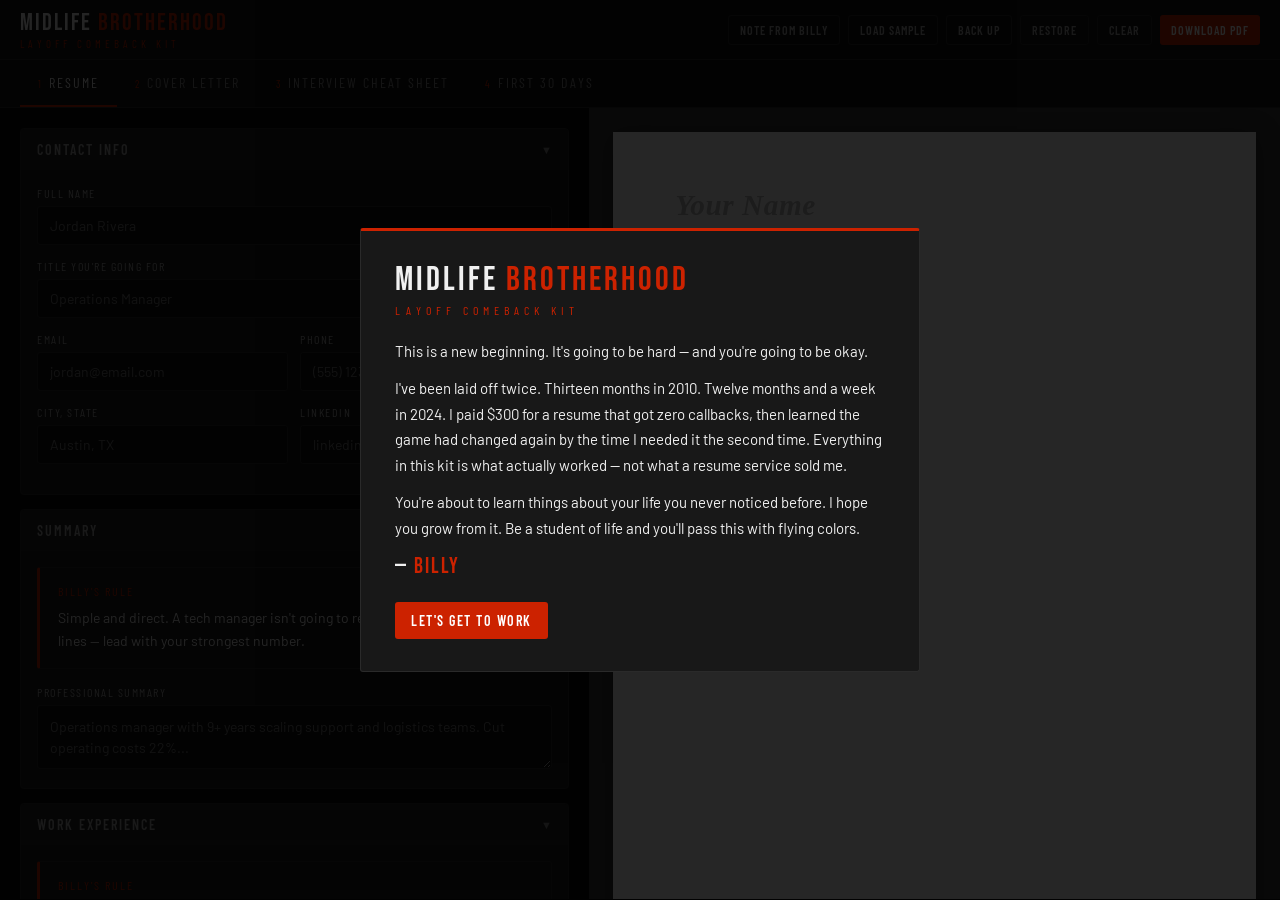
<file: resume.html>
<!DOCTYPE html>
<html lang="en">
<head>
<meta charset="UTF-8"/>
<meta name="viewport" content="width=device-width, initial-scale=1.0"/>
<title>Layoff Comeback Kit</title>
<link rel="preconnect" href="https://fonts.googleapis.com"/>
<link href="https://fonts.googleapis.com/css2?family=Bebas+Neue&family=Barlow:wght@400;500;600;700&family=Barlow+Condensed:wght@500;600&display=swap" rel="stylesheet"/>
<style>
/* ============================================================
   MIDLIFE BROTHERHOOD — Layoff Comeback Kit
   One file. No install, no account, works offline.
   Tabs: Resume · Cover Letter · Interview · First 30 Days
   The DOCUMENTS (resume, letter, cheat sheet) are clean, light,
   single-column and ATS-safe. PDF = browser "Save as PDF".
   ============================================================ */
*{box-sizing:border-box;margin:0;padding:0;}
:root{
  --black:#0a0a0a;--dark:#111;--card:#181818;--card2:#1f1f1f;
  --red:#cc2200;--red-light:#e63300;--grey:#888;--grey-light:#aaa;
  --white:#f0f0f0;--border:#2a2a2a;--green:#1a7a3a;--green-light:#22a84e;
  --amber-light:#e0a000;
  --display:'Bebas Neue',Impact,'Arial Narrow Bold',sans-serif;
  --body:'Barlow',-apple-system,'Segoe UI',Roboto,Helvetica,Arial,sans-serif;
  --cond:'Barlow Condensed','Arial Narrow',Arial,sans-serif;
}
html,body{background:var(--black);color:var(--white);font-family:var(--body);min-height:100vh;}
button,input,textarea,select{font-family:var(--body);}
a{color:var(--red-light);}

/* ---------- Top bar + tabs ---------- */
.topbar{background:var(--dark);border-bottom:1px solid var(--border);padding:0 20px;
  height:60px;display:flex;align-items:center;justify-content:space-between;gap:12px;
  position:sticky;top:0;z-index:50;}
.brand{display:flex;flex-direction:column;line-height:1;}
.brand .logo{font-family:var(--display);font-size:24px;letter-spacing:2px;color:var(--white);}
.brand .logo span{color:var(--red);}
.brand .sub{font-family:var(--cond);font-size:11px;letter-spacing:4px;color:var(--red);text-transform:uppercase;margin-top:3px;}
.topbar-actions{display:flex;gap:8px;flex-wrap:wrap;justify-content:flex-end;}
.tabs{background:var(--dark);border-bottom:1px solid var(--border);display:flex;padding:0 20px;
  position:sticky;top:60px;z-index:49;overflow-x:auto;}
.tab{font-family:var(--cond);font-size:14px;letter-spacing:2px;text-transform:uppercase;
  color:var(--grey);padding:14px 18px;cursor:pointer;border:none;background:none;
  border-bottom:2px solid transparent;white-space:nowrap;transition:color .15s;}
.tab:hover{color:var(--white);}
.tab.active{color:var(--white);border-bottom-color:var(--red);}
.tab .n{display:inline-block;font-size:11px;color:var(--red);margin-right:6px;}

/* ---------- Workspace ---------- */
.wrap{display:flex;max-width:1500px;margin:0 auto;}
.editor{flex:1 1 46%;min-width:0;padding:20px;max-height:calc(100vh - 109px);overflow-y:auto;}
.preview-pane{flex:1 1 54%;min-width:0;background:#3a3a3a;padding:24px;
  max-height:calc(100vh - 109px);overflow-y:auto;display:flex;justify-content:center;align-items:flex-start;}
.single{max-width:760px;margin:0 auto;padding:24px 20px 80px;}
@media(max-width:900px){
  .wrap{flex-direction:column;}
  .editor,.preview-pane{max-height:none;flex:1 1 auto;}
}
.panel{display:none;}
.panel.active{display:block;}

/* ---------- Editor form ---------- */
.section{background:var(--card);border:1px solid var(--border);border-radius:4px;margin-bottom:14px;overflow:hidden;}
.section-head{display:flex;align-items:center;justify-content:space-between;padding:12px 16px;background:var(--card2);cursor:pointer;user-select:none;}
.section-head h2{font-family:var(--cond);font-size:14px;letter-spacing:2px;text-transform:uppercase;color:var(--grey-light);font-weight:600;}
.section-head .chev{color:var(--grey);font-size:11px;transition:transform .2s;}
.section.collapsed .chev{transform:rotate(-90deg);}
.section.collapsed .section-body{display:none;}
.section-body{padding:16px;}
.field{margin-bottom:14px;}
.field:last-child{margin-bottom:0;}
label{display:block;font-family:var(--cond);font-size:12px;letter-spacing:1.5px;text-transform:uppercase;color:var(--grey-light);margin-bottom:6px;}
label .hint{font-family:var(--body);text-transform:none;letter-spacing:0;color:var(--grey);font-size:12px;}
input[type=text],input[type=email],textarea,select{
  width:100%;background:#0f0f0f;border:1px solid var(--border);border-radius:3px;
  color:var(--white);font-size:14px;padding:10px 12px;outline:none;transition:border-color .15s;}
input:focus,textarea:focus,select:focus{border-color:var(--red);}
textarea{resize:vertical;min-height:60px;line-height:1.5;}
.grid2{display:grid;grid-template-columns:1fr 1fr;gap:12px;}
@media(max-width:520px){.grid2{grid-template-columns:1fr;}}

/* ---------- Buttons ---------- */
.btn{border:none;border-radius:3px;font-family:var(--cond);font-size:14px;font-weight:600;letter-spacing:1.5px;
  text-transform:uppercase;padding:10px 16px;cursor:pointer;transition:background .15s;white-space:nowrap;}
.btn-red{background:var(--red);color:#fff;}
.btn-red:hover{background:var(--red-light);}
.btn-ghost{background:transparent;color:var(--grey-light);border:1px solid var(--border);}
.btn-ghost:hover{border-color:var(--grey);color:var(--white);}
.btn-sm{padding:7px 11px;font-size:12px;letter-spacing:1px;}
.btn-danger{background:transparent;color:#c55;border:1px solid #543;}
.btn-danger:hover{background:#3a1a1a;}
.btn-add{width:100%;background:transparent;border:1px dashed var(--border);color:var(--grey-light);
  padding:10px;border-radius:3px;cursor:pointer;font-size:13px;margin-top:4px;font-family:var(--body);}
.btn-add:hover{border-color:var(--red);color:var(--white);}

/* ---------- Entries / bullets ---------- */
.entry{background:var(--card2);border:1px solid var(--border);border-radius:4px;padding:14px;margin-bottom:12px;}
.entry-head{display:flex;justify-content:space-between;align-items:center;margin-bottom:12px;}
.entry-head .title{font-family:var(--cond);font-size:12px;color:var(--red);letter-spacing:2px;text-transform:uppercase;}
.bullet-row{margin-bottom:10px;}
.bullet-head{display:flex;gap:8px;align-items:flex-start;}
.bullet-head textarea{flex:1;}
.bullet-tools{display:flex;flex-direction:column;gap:4px;}
.metric-flag{font-size:11px;padding:4px 8px;border-radius:2px;margin-top:5px;display:inline-flex;align-items:center;gap:6px;}
.metric-flag.warn{background:#3a2e10;color:var(--amber-light);border:1px solid #5a4a1a;}
.metric-flag.ok{background:#12331e;color:var(--green-light);border:1px solid #1e4a2e;}

/* ---------- XYZ builder ---------- */
.xyz{background:#0f0f0f;border:1px solid var(--border);border-left:3px solid var(--red);border-radius:3px;padding:12px;margin-top:8px;}
.xyz h4{font-family:var(--cond);font-size:12px;letter-spacing:2px;text-transform:uppercase;color:var(--red-light);margin-bottom:4px;}
.xyz .formula{font-size:12px;color:var(--grey);margin-bottom:10px;line-height:1.5;}
.xyz .formula b{color:var(--grey-light);}
.xyz-preview{background:#161616;border:1px dashed var(--border);border-radius:3px;padding:10px;font-size:13px;color:var(--white);margin:10px 0;min-height:20px;line-height:1.5;font-style:italic;}
.hint-chips{display:flex;flex-wrap:wrap;gap:6px;margin-top:6px;}
.chip{font-size:11px;background:#1a1a1a;border:1px solid var(--border);border-radius:2px;padding:3px 9px;color:var(--grey-light);}

/* ---------- Skills ---------- */
.skills-input-row{display:flex;gap:8px;}
.skills-input-row input{flex:1;}
.skill-tags{display:flex;flex-wrap:wrap;gap:8px;margin-top:12px;}
.skill-tag{background:var(--card2);border:1px solid var(--border);border-radius:2px;padding:5px 12px;font-size:13px;display:inline-flex;align-items:center;gap:8px;}
.skill-tag .x{cursor:pointer;color:var(--grey);font-weight:700;}
.skill-tag .x:hover{color:var(--red-light);}

/* ---------- Analyzer ---------- */
.score-ring{display:flex;align-items:center;gap:16px;margin-bottom:14px;}
.score-num{font-family:var(--display);font-size:44px;line-height:1;letter-spacing:1px;font-variant-numeric:tabular-nums;}
.score-num.lo{color:#d55;}.score-num.mid{color:var(--amber-light);}.score-num.hi{color:var(--green-light);}
.score-label{font-size:12px;color:var(--grey-light);line-height:1.5;}
.kw-group{margin-top:12px;}
.kw-group h4{font-family:var(--cond);font-size:12px;letter-spacing:1.5px;text-transform:uppercase;color:var(--grey-light);margin-bottom:8px;}
.kw-tags{display:flex;flex-wrap:wrap;gap:6px;}
.kw{font-size:12px;border-radius:2px;padding:3px 10px;cursor:default;}
.kw.miss{background:#331414;color:#e88;border:1px solid #542;}
.kw.hit{background:#12331e;color:var(--green-light);border:1px solid #1e4a2e;}
.kw.miss.clickable{cursor:pointer;}
.kw.miss.clickable:hover{background:#4a1a1a;}
.muted{color:var(--grey);font-size:13px;line-height:1.6;}

/* ---------- Pick list (cover letter highlights) ---------- */
label.pick,label.ck{font-family:var(--body);text-transform:none;letter-spacing:0;color:var(--white);margin-bottom:0;}
.pick{display:flex;gap:10px;align-items:flex-start;padding:8px 0;border-bottom:1px solid var(--border);font-size:13px;line-height:1.45;}
.pick:last-child{border-bottom:none;}
.pick input{margin-top:3px;accent-color:var(--red);}
.pick .src{display:block;font-size:11px;color:var(--grey);margin-top:2px;}

/* ---------- Billy blocks ---------- */
.billy{background:var(--card);border:1px solid var(--border);border-left:3px solid var(--red);padding:16px 18px;margin-bottom:16px;border-radius:3px;}
.billy .who{font-family:var(--cond);font-size:12px;letter-spacing:2px;text-transform:uppercase;color:var(--red);margin-bottom:8px;}
.billy p{font-size:14px;line-height:1.65;color:var(--white);margin-bottom:8px;}
.billy p:last-child{margin-bottom:0;}
.rule{display:flex;gap:14px;padding:14px 0;border-bottom:1px solid var(--border);}
.rule:last-child{border-bottom:none;}
.rule .k{font-family:var(--display);font-size:28px;color:var(--red);line-height:1;min-width:34px;letter-spacing:1px;}
.rule h3{font-family:var(--cond);font-size:16px;letter-spacing:1px;text-transform:uppercase;color:var(--white);margin-bottom:4px;font-weight:600;}
.rule p{font-size:14px;line-height:1.6;color:var(--grey-light);}

/* ---------- Checklist (First 30 Days) ---------- */
.phase{margin-bottom:22px;}
.phase-head{display:flex;align-items:baseline;justify-content:space-between;border-bottom:2px solid var(--red);padding-bottom:6px;margin-bottom:6px;}
.phase-head h2{font-family:var(--display);font-size:26px;letter-spacing:2px;color:var(--white);}
.phase-head .cnt{font-family:var(--cond);font-size:12px;letter-spacing:1.5px;color:var(--grey);text-transform:uppercase;font-variant-numeric:tabular-nums;}
.ck{display:flex;gap:12px;align-items:flex-start;padding:11px 4px;border-bottom:1px solid var(--border);cursor:pointer;}
.ck:last-child{border-bottom:none;}
.ck input{margin-top:4px;accent-color:var(--red);width:16px;height:16px;flex:none;}
.ck .t{font-size:14px;line-height:1.5;color:var(--white);}
.ck .t small{display:block;color:var(--grey);font-size:12px;margin-top:2px;line-height:1.45;}
.ck.done .t{color:var(--grey);text-decoration:line-through;}
.ck.done .t small{text-decoration:none;}
.progress{display:flex;align-items:center;gap:14px;margin-bottom:22px;}
.progress .bar{flex:1;height:6px;background:var(--card2);border-radius:3px;overflow:hidden;}
.progress .bar i{display:block;height:100%;background:var(--red);width:0;transition:width .3s;}
.progress .pct{font-family:var(--display);font-size:30px;color:var(--white);letter-spacing:1px;font-variant-numeric:tabular-nums;}

/* ---------- Welcome overlay ---------- */
.overlay{position:fixed;inset:0;background:rgba(0,0,0,.85);z-index:200;display:flex;align-items:center;justify-content:center;padding:20px;}
.overlay[hidden]{display:none;}
.welcome{background:var(--card);border:1px solid var(--border);border-top:3px solid var(--red);max-width:560px;width:100%;padding:32px 34px;border-radius:3px;max-height:90vh;overflow-y:auto;}
.welcome .logo{font-family:var(--display);font-size:34px;letter-spacing:3px;color:var(--white);line-height:1;}
.welcome .logo span{color:var(--red);}
.welcome .sub{font-family:var(--cond);font-size:12px;letter-spacing:5px;color:var(--red);text-transform:uppercase;margin:6px 0 22px;}
.welcome p{font-size:15px;line-height:1.7;color:var(--white);margin-bottom:12px;}
.welcome .sig{font-family:var(--display);font-size:22px;letter-spacing:2px;color:var(--white);margin:6px 0 22px;}
.welcome .sig span{color:var(--red);}

/* ============================================================
   DOCUMENTS — light, single-column, ATS-safe.
   ============================================================ */
.doc{background:#fff;color:#1a1a1a;width:8.5in;max-width:100%;min-height:11in;padding:0.55in 0.65in;
  font-family:Georgia,'Times New Roman',serif;font-size:10.5pt;line-height:1.38;box-shadow:0 4px 24px rgba(0,0,0,.45);}
.doc .r-name{font-size:22pt;font-weight:700;letter-spacing:.5px;margin-bottom:2px;color:#111;}
.doc .r-title{font-size:12pt;color:#333;margin-bottom:6px;}
.doc .r-contact{font-size:9.5pt;color:#333;margin-bottom:12px;}
.doc .r-contact span{white-space:nowrap;}
.doc .r-sec{margin-top:14px;}
.doc .r-sec-title{font-size:11pt;font-weight:700;text-transform:uppercase;letter-spacing:1.5px;color:#111;border-bottom:1.5px solid #333;padding-bottom:2px;margin-bottom:8px;}
.doc .r-summary{color:#222;}
.doc .r-entry{margin-bottom:11px;}
.doc .r-entry-top{display:flex;justify-content:space-between;align-items:baseline;gap:12px;}
.doc .r-role{font-weight:700;font-size:11pt;color:#111;}
.doc .r-dates{font-size:9.5pt;color:#444;white-space:nowrap;}
.doc .r-sub{font-size:9.5pt;color:#444;font-style:italic;margin-bottom:3px;}
.doc ul{margin:4px 0 0 18px;padding:0;}
.doc li{margin-bottom:3px;}
.doc .r-empty{color:#bbb;font-style:italic;}
/* cover letter */
.doc .cl-head{margin-bottom:18px;}
.doc .cl-date{margin:18px 0;color:#333;}
.doc .cl-p{margin-bottom:12px;color:#1a1a1a;}
.doc .cl-sig{margin-top:22px;}
/* cheat sheet */
.doc .cs-title{font-size:18pt;font-weight:700;color:#111;letter-spacing:.5px;}
.doc .cs-sub{font-size:9.5pt;color:#555;margin-bottom:14px;font-style:italic;}
.doc .cs-rule{margin-bottom:6px;padding-left:10px;border-left:2px solid #cc2200;}
.doc .cs-rule b{color:#111;}
.doc .cs-story{margin-bottom:10px;padding:8px 10px;border:1px solid #ddd;}
.doc .cs-story .st{font-weight:700;color:#111;}
.doc .cs-story .lab{font-size:9pt;color:#666;text-transform:uppercase;letter-spacing:1px;}
.doc .cs-cols{display:flex;gap:18px;}
.doc .cs-cols>div{flex:1;}
.doc .cs-check{list-style:none;margin-left:0;}
.doc .cs-check li::before{content:'☐  ';color:#555;}

/* ---------- Print: only the active document, real text, letter ---------- */
@media print{
  @page{size:letter;margin:0;}
  html,body{background:#fff;}
  .topbar,.tabs,.editor,.overlay,.toast,.no-print{display:none!important;}
  .wrap{display:block;}
  .panel{display:none!important;}
  .panel.active{display:block!important;}
  .preview-pane{display:block!important;background:#fff;padding:0;max-height:none;overflow:visible;}
  .doc{box-shadow:none;width:auto;min-height:auto;padding:0.55in 0.65in;}
  /* First 30 Days prints as a plain light checklist */
  body[data-tab="thirty"] .single{color:#111;}
  body[data-tab="thirty"] .phase-head h2,body[data-tab="thirty"] .ck .t{color:#111;}
  body[data-tab="thirty"] .ck .t small,body[data-tab="thirty"] .rule p{color:#444;}
  body[data-tab="thirty"] .billy,body[data-tab="thirty"] .progress{display:none;}
  body[data-tab="thirty"] .ck{border-bottom-color:#ddd;}
  body[data-tab="thirty"] .rule .k{color:#cc2200;}
  body[data-tab="thirty"] .rule h3{color:#111;}
}
.print-tip{font-size:12px;color:var(--grey);margin-top:12px;line-height:1.5;}
.toast{position:fixed;bottom:20px;left:50%;transform:translateX(-50%);background:var(--card2);border:1px solid var(--border);
  color:var(--white);padding:12px 20px;border-radius:3px;font-size:13px;z-index:300;opacity:0;transition:opacity .2s;pointer-events:none;}
.toast.show{opacity:1;}
:focus-visible{outline:2px solid var(--red-light);outline-offset:2px;}
@media(prefers-reduced-motion:reduce){*{transition:none!important;}}
</style>
</head>
<body data-tab="resume">

<!-- ================= WELCOME ================= -->
<div class="overlay" id="welcome" hidden>
  <div class="welcome" role="dialog" aria-labelledby="wTitle">
    <div class="logo" id="wTitle">MIDLIFE <span>BROTHERHOOD</span></div>
    <div class="sub">Layoff Comeback Kit</div>
    <p>This is a new beginning. It's going to be hard — and you're going to be okay.</p>
    <p>I've been laid off twice. Thirteen months in 2010. Twelve months and a week in 2024. I paid $300 for a resume that got zero callbacks, then learned the game had changed again by the time I needed it the second time. Everything in this kit is what actually worked — not what a resume service sold me.</p>
    <p>You're about to learn things about your life you never noticed before. I hope you grow from it. Be a student of life and you'll pass this with flying colors.</p>
    <div class="sig">— <span>Billy</span></div>
    <button class="btn btn-red" onclick="closeWelcome()">Let's get to work</button>
  </div>
</div>

<!-- ================= TOP BAR ================= -->
<div class="topbar">
  <div class="brand">
    <div class="logo">MIDLIFE <span>BROTHERHOOD</span></div>
    <div class="sub">Layoff Comeback Kit</div>
  </div>
  <div class="topbar-actions">
    <button class="btn btn-ghost btn-sm" onclick="openWelcome()">Note from Billy</button>
    <button class="btn btn-ghost btn-sm" onclick="loadSample()">Load sample</button>
    <button class="btn btn-ghost btn-sm" onclick="exportJSON()">Back up</button>
    <button class="btn btn-ghost btn-sm" onclick="document.getElementById('importFile').click()">Restore</button>
    <input type="file" id="importFile" accept="application/json" style="display:none" onchange="importJSON(event)"/>
    <button class="btn btn-ghost btn-sm" onclick="clearAll()">Clear</button>
    <button class="btn btn-red btn-sm" id="pdfBtn" onclick="downloadPDF()">Download PDF</button>
  </div>
</div>

<!-- ================= TABS ================= -->
<div class="tabs" role="tablist">
  <button class="tab active" role="tab" data-tab="resume" onclick="showTab('resume')"><span class="n">1</span>Resume</button>
  <button class="tab" role="tab" data-tab="cover" onclick="showTab('cover')"><span class="n">2</span>Cover Letter</button>
  <button class="tab" role="tab" data-tab="interview" onclick="showTab('interview')"><span class="n">3</span>Interview Cheat Sheet</button>
  <button class="tab" role="tab" data-tab="thirty" onclick="showTab('thirty')"><span class="n">4</span>First 30 Days</button>
</div>

<!-- ================= PANEL: RESUME ================= -->
<div class="panel active" id="panel-resume">
  <div class="wrap">
    <div class="editor" id="editor"></div>
    <div class="preview-pane"><div class="doc" id="resume"></div></div>
  </div>
</div>

<!-- ================= PANEL: COVER LETTER ================= -->
<div class="panel" id="panel-cover">
  <div class="wrap">
    <div class="editor" id="coverEditor"></div>
    <div class="preview-pane"><div class="doc" id="coverDoc"></div></div>
  </div>
</div>

<!-- ================= PANEL: INTERVIEW ================= -->
<div class="panel" id="panel-interview">
  <div class="wrap">
    <div class="editor" id="interviewEditor"></div>
    <div class="preview-pane"><div class="doc" id="interviewDoc"></div></div>
  </div>
</div>

<!-- ================= PANEL: FIRST 30 DAYS ================= -->
<div class="panel" id="panel-thirty">
  <div class="single" id="thirtyPanel"></div>
</div>

<div class="toast" id="toast"></div>

<script>
/* ============================================================
   DATA MODEL + PERSISTENCE
   ============================================================ */
const STORAGE_KEY='mb_comeback_kit_v2';
const OLD_KEY='ats_resume_data_v1';
const blankData=()=>({
  contact:{name:'',title:'',email:'',phone:'',location:'',linkedin:'',website:''},
  summary:'',experience:[],education:[],skills:[],jobDescription:'',
  cover:{company:'',role:'',manager:'',source:'',why:'',picks:[],extra:''},
  interview:{stories:[
    {prompt:'Solved a hard problem',title:'',situation:'',action:'',result:''},
    {prompt:'Led or influenced people',title:'',situation:'',action:'',result:''},
    {prompt:'Handled conflict or a difficult person',title:'',situation:'',action:'',result:''},
    {prompt:'Failed, and what you learned',title:'',situation:'',action:'',result:''},
    {prompt:'Delivered under pressure or a deadline',title:'',situation:'',action:'',result:''}
  ],questions:''},
  thirty:{checked:{}}
});
let data=load()||blankData();
let ui={collapsed:{},xyzOpen:{}};

function load(){
  try{
    const raw=localStorage.getItem(STORAGE_KEY);
    if(raw) return migrate(JSON.parse(raw));
    const old=localStorage.getItem(OLD_KEY);           // migrate from the first version
    if(old) return migrate(JSON.parse(old));
  }catch(e){}
  return null;
}
function migrate(obj){
  const d=Object.assign(blankData(),obj);
  d.contact=Object.assign(blankData().contact,obj.contact||{});
  d.cover=Object.assign(blankData().cover,obj.cover||{});
  d.interview=Object.assign(blankData().interview,obj.interview||{});
  if(!Array.isArray(d.interview.stories)||d.interview.stories.length<5) d.interview.stories=blankData().interview.stories;
  d.thirty=Object.assign(blankData().thirty,obj.thirty||{});
  (d.experience||[]).forEach(e=>(e.bullets||[]).forEach(b=>{b.x=b.x||'';b.y=b.y||'';b.z=b.z||'';}));
  return d;
}
function save(){ try{localStorage.setItem(STORAGE_KEY,JSON.stringify(data));}catch(e){} }
function esc(s){ return (s||'').replace(/&/g,'&amp;').replace(/</g,'&lt;').replace(/>/g,'&gt;').replace(/"/g,'&quot;'); }
function nl2p(s,cls){ return (s||'').split(/\n{2,}/).map(p=>p.trim()).filter(Boolean).map(p=>`<div class="${cls}">${esc(p).replace(/\n/g,'<br/>')}</div>`).join(''); }

/* ============================================================
   TABS + WELCOME
   ============================================================ */
function showTab(t){
  document.body.dataset.tab=t;
  document.querySelectorAll('.tab').forEach(b=>b.classList.toggle('active',b.dataset.tab===t));
  document.querySelectorAll('.panel').forEach(p=>p.classList.toggle('active',p.id==='panel-'+t));
  document.getElementById('pdfBtn').textContent = t==='thirty'?'Print checklist':'Download PDF';
  try{localStorage.setItem('mb_kit_tab',t);}catch(e){}
}
function openWelcome(){ document.getElementById('welcome').hidden=false; }
function closeWelcome(){ document.getElementById('welcome').hidden=true; try{localStorage.setItem('mb_kit_welcomed','1');}catch(e){} }

/* ============================================================
   METRIC DETECTION + KEYWORD ANALYZER
   ============================================================ */
const NUMBER_WORDS=/\b(zero|one|two|three|four|five|six|seven|eight|nine|ten|dozen|hundred|thousand|million|billion|first|second|third|daily|weekly|monthly|quarterly|annually)\b/i;
function hasMetric(t){ return !!t && (/\d/.test(t)||/[$%]/.test(t)||NUMBER_WORDS.test(t)); }
const STOPWORDS=new Set(('a an the and or but if then else for to of in on at by with from as is are was were be been being this that these those you your we our they their it its will can may should must have has had do does did not role team work working ability able strong excellent good great high highly experience experienced years year including include includes etc using use used across within into over under more most other others who what which them ours plus such via per about above below between both each few many some any all no nor so than too very just now').split(/\s+/));
function tokenize(t){ return (t||'').toLowerCase().replace(/[^a-z0-9+#. ]/g,' ').split(/\s+/).map(w=>w.replace(/^\.+|\.+$/g,'')).filter(w=>w.length>2&&!STOPWORDS.has(w)&&!/^\d+$/.test(w)); }
function resumeText(){
  const p=[data.contact.title,data.summary,data.skills.join(' ')];
  data.experience.forEach(e=>p.push(e.role,e.company,(e.bullets||[]).map(b=>b.text).join(' ')));
  data.education.forEach(e=>p.push(e.school,e.degree,e.details));
  return p.join(' ').toLowerCase();
}
function analyzeKeywords(){
  const jd=data.jobDescription||''; if(jd.trim().length<20) return null;
  const freq={}; tokenize(jd).forEach(w=>freq[w]=(freq[w]||0)+1);
  const ranked=Object.keys(freq).sort((a,b)=>freq[b]-freq[a]).slice(0,25);
  const rtext=' '+resumeText().replace(/[^a-z0-9+#. ]/g,' ')+' ';
  const hit=[],miss=[];
  ranked.forEach(k=>{ const re=new RegExp('(^| )'+k.replace(/[.*+?^${}()|[\]\\]/g,'\\$&'),'i'); (re.test(rtext)?hit:miss).push(k); });
  return {pct:ranked.length?Math.round(hit.length/ranked.length*100):0,hit,miss,total:ranked.length};
}

/* ============================================================
   RESUME EDITOR
   ============================================================ */
function sectionWrap(key,title,inner){
  return `<div class="section ${ui.collapsed[key]?'collapsed':''}">
    <div class="section-head" onclick="toggleSection('${key}')"><h2>${title}</h2><span class="chev">▼</span></div>
    <div class="section-body">${inner}</div></div>`;
}
function renderContact(){
  const c=data.contact;
  return sectionWrap('contact','Contact Info',`
    <div class="field"><label>Full name</label><input type="text" id="c_name" value="${esc(c.name)}" oninput="setContact('name',this.value)" placeholder="Jordan Rivera"/></div>
    <div class="field"><label>Title you're going for</label><input type="text" id="c_title" value="${esc(c.title)}" oninput="setContact('title',this.value)" placeholder="Operations Manager"/></div>
    <div class="grid2">
      <div class="field"><label>Email</label><input type="email" id="c_email" value="${esc(c.email)}" oninput="setContact('email',this.value)" placeholder="jordan@email.com"/></div>
      <div class="field"><label>Phone</label><input type="text" id="c_phone" value="${esc(c.phone)}" oninput="setContact('phone',this.value)" placeholder="(555) 123-4567"/></div>
    </div>
    <div class="grid2">
      <div class="field"><label>City, State</label><input type="text" id="c_loc" value="${esc(c.location)}" oninput="setContact('location',this.value)" placeholder="Austin, TX"/></div>
      <div class="field"><label>LinkedIn</label><input type="text" id="c_li" value="${esc(c.linkedin)}" oninput="setContact('linkedin',this.value)" placeholder="linkedin.com/in/jordanrivera"/></div>
    </div>`);
}
function renderSummary(){
  return sectionWrap('summary','Summary',`
    <div class="billy"><div class="who">Billy's rule</div><p>Simple and direct. A tech manager isn't going to read a novel. Two or three lines — lead with your strongest number.</p></div>
    <div class="field"><label>Professional summary</label>
      <textarea id="summary" oninput="data.summary=this.value;afterEdit()" placeholder="Operations manager with 9+ years scaling support and logistics teams. Cut operating costs 22%...">${esc(data.summary)}</textarea></div>`);
}
function renderExperience(){
  let inner=`<div class="billy"><div class="who">Billy's rule</div><p>Quantify everything and keep it to the last 15 years. I thought that was gatekeeping BS. Then it started getting me screening calls. Play the game.</p></div>`;
  data.experience.forEach((e,i)=>{
    inner+=`<div class="entry">
      <div class="entry-head"><span class="title">Position ${i+1}</span><button class="btn btn-danger btn-sm" onclick="removeExp(${i})">Remove</button></div>
      <div class="grid2">
        <div class="field"><label>Job title</label><input type="text" id="e${i}_role" value="${esc(e.role)}" oninput="setExp(${i},'role',this.value)" placeholder="Operations Manager"/></div>
        <div class="field"><label>Company</label><input type="text" id="e${i}_co" value="${esc(e.company)}" oninput="setExp(${i},'company',this.value)" placeholder="Acme Corp"/></div>
      </div>
      <div class="grid2">
        <div class="field"><label>Location</label><input type="text" id="e${i}_loc" value="${esc(e.location)}" oninput="setExp(${i},'location',this.value)" placeholder="Austin, TX"/></div>
        <div class="field"><label>Dates</label><input type="text" id="e${i}_dates" value="${esc(e.dates)}" oninput="setExp(${i},'dates',this.value)" placeholder="Jan 2021 – Present"/></div>
      </div>
      <label>Accomplishments <span class="hint">— strong verb, then a number</span></label>
      ${(e.bullets||[]).map((b,j)=>renderBullet(i,j,b)).join('')}
      <button class="btn-add" onclick="addBullet(${i})">+ Add accomplishment</button>
    </div>`;
  });
  inner+=`<button class="btn-add" onclick="addExp()">+ Add position</button>`;
  return sectionWrap('experience','Work Experience',inner);
}
function renderBullet(i,j,b){
  const key=i+'_'+j;
  const flag=b.text.trim()?(hasMetric(b.text)?`<span class="metric-flag ok">✓ Has a number</span>`:`<span class="metric-flag warn">⚠ No number yet — add volume, %, $, or a timeframe</span>`):'';
  return `<div class="bullet-row">
    <div class="bullet-head">
      <textarea id="b${key}" oninput="setBullet(${i},${j},this.value)" placeholder="Cut average ticket resolution time by 32% by redesigning the triage workflow...">${esc(b.text)}</textarea>
      <div class="bullet-tools">
        <button class="btn btn-ghost btn-sm" onclick="toggleXYZ('${key}')" title="Build it with the XYZ formula">XYZ</button>
        <button class="btn btn-danger btn-sm" onclick="removeBullet(${i},${j})" title="Remove">✕</button>
      </div>
    </div>${flag}${ui.xyzOpen[key]?renderXYZ(i,j,b):''}</div>`;
}
function renderXYZ(i,j,b){
  return `<div class="xyz">
    <h4>XYZ Formula</h4>
    <div class="formula">Accomplished <b>[X]</b> by doing <b>[Y]</b>, which resulted in <b>[Z]</b>.</div>
    <div class="field"><label>Y — what you did</label><input type="text" id="y${i}_${j}" value="${esc(b.y)}" oninput="setXYZ(${i},${j},'y',this.value)" placeholder="Redesigned the customer triage workflow"/></div>
    <div class="field"><label>X — the measurable result</label><input type="text" id="x${i}_${j}" value="${esc(b.x)}" oninput="setXYZ(${i},${j},'x',this.value)" placeholder="cut average resolution time by 32%"/>
      <div class="hint-chips"><span class="chip">Volume: $500K budget · 200+ clients · 150/day</span><span class="chip">Performance: +15% sales · −20 min wait</span><span class="chip">Time: 5 projects · 2 weeks early</span></div></div>
    <div class="field"><label>Z — skills or tools you used</label><input type="text" id="z${i}_${j}" value="${esc(b.z)}" oninput="setXYZ(${i},${j},'z',this.value)" placeholder="Zendesk, SQL, and Lean process mapping"/></div>
    <div class="xyz-preview" id="xyzprev_${i}_${j}">${esc(assembleXYZ(b.x,b.y,b.z))||'Your bullet builds here as you type…'}</div>
    <button class="btn btn-red btn-sm" onclick="insertXYZ(${i},${j})">Use this bullet</button></div>`;
}
function assembleXYZ(x,y,z){
  x=(x||'').trim();y=(y||'').trim();z=(z||'').trim();
  if(!x&&!y&&!z) return '';
  let s='';
  if(y) s=y.charAt(0).toUpperCase()+y.slice(1);
  if(x) s+=(s?', ':'')+(s?x.charAt(0).toLowerCase()+x.slice(1):x.charAt(0).toUpperCase()+x.slice(1));
  if(z) s+=(s?', leveraging ':'Leveraging ')+z;
  if(s&&!/[.!]$/.test(s)) s+='.';
  return s;
}
function renderEducation(){
  let inner='';
  data.education.forEach((e,i)=>{
    inner+=`<div class="entry">
      <div class="entry-head"><span class="title">Education ${i+1}</span><button class="btn btn-danger btn-sm" onclick="removeEdu(${i})">Remove</button></div>
      <div class="field"><label>School</label><input type="text" id="ed${i}_school" value="${esc(e.school)}" oninput="setEdu(${i},'school',this.value)" placeholder="University of Texas"/></div>
      <div class="grid2">
        <div class="field"><label>Degree / certification</label><input type="text" id="ed${i}_deg" value="${esc(e.degree)}" oninput="setEdu(${i},'degree',this.value)" placeholder="B.B.A., Management"/></div>
        <div class="field"><label>Dates</label><input type="text" id="ed${i}_dates" value="${esc(e.dates)}" oninput="setEdu(${i},'dates',this.value)" placeholder="2012 – 2016"/></div>
      </div>
      <div class="field"><label>Details <span class="hint">— optional</span></label><input type="text" id="ed${i}_det" value="${esc(e.details)}" oninput="setEdu(${i},'details',this.value)" placeholder="Graduated cum laude"/></div>
    </div>`;
  });
  inner+=`<button class="btn-add" onclick="addEdu()">+ Add education</button>`;
  return sectionWrap('education','Education',inner);
}
function renderSkills(){
  return sectionWrap('skills','Skills',`
    <div class="skills-input-row"><input type="text" id="skillInput" placeholder="Type a skill, press Enter" onkeydown="if(event.key==='Enter'){event.preventDefault();addSkill();}"/><button class="btn btn-red btn-sm" onclick="addSkill()">Add</button></div>
    <div class="skill-tags">${data.skills.map((s,i)=>`<span class="skill-tag">${esc(s)}<span class="x" onclick="removeSkill(${i})">✕</span></span>`).join('')}${data.skills.length?'':'<span class="muted">Tools, software, and the exact words the job posting uses.</span>'}</div>`);
}
function analyzerResultHTML(){
  const r=analyzeKeywords();
  if(!r) return `<p class="muted">Paste the job posting above. You'll get a match score and the keywords you're missing — weave those in where they're true for you. This is the difference between applicant 267 of 339 and a screening call.</p>`;
  const cls=r.pct<50?'lo':r.pct<75?'mid':'hi';
  return `<div class="score-ring"><div class="score-num ${cls}">${r.pct}%</div><div class="score-label">keyword match<br/>${r.hit.length} of ${r.total} key terms found</div></div>
    ${r.miss.length?`<div class="kw-group"><h4>Missing — add where it's true</h4><div class="kw-tags">${r.miss.map(k=>`<span class="kw miss clickable" title="Add to skills" onclick="quickAddSkill('${esc(k)}')">${esc(k)} +</span>`).join('')}</div></div>`:''}
    ${r.hit.length?`<div class="kw-group"><h4>Matched</h4><div class="kw-tags">${r.hit.map(k=>`<span class="kw hit">${esc(k)}</span>`).join('')}</div></div>`:''}`;
}
function renderAnalyzer(){
  return sectionWrap('analyzer','Job Match',`
    <div class="field"><label>Paste the job posting</label><textarea id="jd" style="min-height:110px" oninput="data.jobDescription=this.value;afterEdit()" placeholder="Paste the full job description here...">${esc(data.jobDescription)}</textarea></div>
    <div id="analyzerResult">${analyzerResultHTML()}</div>`);
}
function renderEditor(){
  document.getElementById('editor').innerHTML=renderContact()+renderSummary()+renderExperience()+renderEducation()+renderSkills()+renderAnalyzer()+
    `<p class="print-tip no-print"><b>Download PDF</b> opens your browser's print window — pick <b>Save as PDF</b>. That keeps your words as real text the hiring software can read. Never send a screenshot.</p>`;
}

/* ============================================================
   RESUME DOCUMENT
   ============================================================ */
function renderResume(){
  const c=data.contact;
  const bits=[c.email,c.phone,c.location,c.linkedin,c.website].filter(Boolean).map(b=>`<span>${esc(b)}</span>`).join(' &nbsp;•&nbsp; ');
  let h=`<div class="r-name">${esc(c.name)||'<span class="r-empty">Your Name</span>'}</div>`;
  if(c.title) h+=`<div class="r-title">${esc(c.title)}</div>`;
  h+=`<div class="r-contact">${bits||'<span class="r-empty">email • phone • city • linkedin</span>'}</div>`;
  if(data.summary.trim()) h+=`<div class="r-sec"><div class="r-sec-title">Summary</div><div class="r-summary">${esc(data.summary)}</div></div>`;
  if(data.experience.length){
    h+=`<div class="r-sec"><div class="r-sec-title">Experience</div>`;
    data.experience.forEach(e=>{
      const bl=(e.bullets||[]).filter(b=>b.text.trim());
      h+=`<div class="r-entry"><div class="r-entry-top"><div><span class="r-role">${esc(e.role)||'Role'}</span>${e.company?` — ${esc(e.company)}`:''}</div><div class="r-dates">${esc(e.dates)}</div></div>
        ${e.location?`<div class="r-sub">${esc(e.location)}</div>`:''}${bl.length?`<ul>${bl.map(b=>`<li>${esc(b.text)}</li>`).join('')}</ul>`:''}</div>`;
    });
    h+=`</div>`;
  }
  if(data.education.length){
    h+=`<div class="r-sec"><div class="r-sec-title">Education</div>`;
    data.education.forEach(e=>{ h+=`<div class="r-entry"><div class="r-entry-top"><div><span class="r-role">${esc(e.degree)||'Degree'}</span>${e.school?` — ${esc(e.school)}`:''}</div><div class="r-dates">${esc(e.dates)}</div></div>${e.details?`<div class="r-sub">${esc(e.details)}</div>`:''}</div>`; });
    h+=`</div>`;
  }
  if(data.skills.length) h+=`<div class="r-sec"><div class="r-sec-title">Skills</div><div>${data.skills.map(esc).join(' &nbsp;•&nbsp; ')}</div></div>`;
  document.getElementById('resume').innerHTML=h;
}

/* ============================================================
   COVER LETTER
   ============================================================ */
function allBullets(){
  const out=[];
  data.experience.forEach((e,i)=>(e.bullets||[]).forEach((b,j)=>{ if(b.text.trim()) out.push({key:i+'_'+j,text:b.text.trim(),src:[e.role,e.company].filter(Boolean).join(' · ')}); }));
  return out;
}
function renderCoverEditor(){
  const c=data.cover, bl=allBullets();
  document.getElementById('coverEditor').innerHTML=`
    <div class="billy"><div class="who">Billy's rule</div><p>Short. Direct. Three paragraphs and out. The letter's only job is to get them to read the resume — and to prove you actually looked at <em>their</em> company. Pick two or three results that match what they asked for, and stop.</p></div>
    ${sectionWrap('cl_job','The job',`
      <div class="grid2">
        <div class="field"><label>Company</label><input type="text" id="cl_company" value="${esc(c.company)}" oninput="setCover('company',this.value)" placeholder="Brightline Logistics"/></div>
        <div class="field"><label>Role</label><input type="text" id="cl_role" value="${esc(c.role)}" oninput="setCover('role',this.value)" placeholder="Operations Manager"/></div>
      </div>
      <div class="grid2">
        <div class="field"><label>Hiring manager <span class="hint">— if you know it</span></label><input type="text" id="cl_manager" value="${esc(c.manager)}" oninput="setCover('manager',this.value)" placeholder="Ms. Alvarez"/></div>
        <div class="field"><label>Where you found it <span class="hint">— optional</span></label><input type="text" id="cl_source" value="${esc(c.source)}" oninput="setCover('source',this.value)" placeholder="LinkedIn / a referral from Dan Cole"/></div>
      </div>
      <div class="field"><label>Why this company <span class="hint">— one honest line. Proves you did the research.</span></label><input type="text" id="cl_why" value="${esc(c.why)}" oninput="setCover('why',this.value)" placeholder="I've followed your expansion into cold-chain delivery, and it's exactly the kind of scaling problem I've solved."/></div>`)}
    ${sectionWrap('cl_picks','Pick 2–3 results that match the job',bl.length?bl.map(b=>`
      <label class="pick"><input type="checkbox" ${c.picks.includes(b.key)?'checked':''} onchange="togglePick('${b.key}',this.checked)"/><span>${esc(b.text)}<span class="src">${esc(b.src)}</span></span></label>`).join('')
      :`<p class="muted">Add accomplishments on the <b>Resume</b> tab first — they'll show up here to choose from.</p>`)}
    ${sectionWrap('cl_extra','Anything else <span class="hint" style="font-family:var(--body);text-transform:none;letter-spacing:0">— optional</span>',`
      <div class="field"><label>A short personal paragraph</label><textarea id="cl_extra" oninput="setCover('extra',this.value)" placeholder="A referral, a career pivot you want to explain in one line, or a gap you want to own up front.">${esc(c.extra)}</textarea></div>`)}
    <p class="print-tip no-print">Name, contact and summary come from your <b>Resume</b> tab. <b>Download PDF</b> saves this letter.</p>`;
}
function renderCoverDoc(){
  const c=data.cover, p=data.contact;
  const picks=allBullets().filter(b=>c.picks.includes(b.key));
  const company=c.company.trim()||'[Company]', role=c.role.trim()||'[Role]';
  const greet=c.manager.trim()?`Dear ${esc(c.manager.trim())},`:'Dear Hiring Manager,';
  const date=new Date().toLocaleDateString('en-US',{year:'numeric',month:'long',day:'numeric'});
  const contactLine=[p.email,p.phone,p.location,p.linkedin].filter(Boolean).map(esc).join(' &nbsp;•&nbsp; ');
  const src=c.source.trim()?` I found the posting through ${esc(c.source.trim())}.`:'';
  const summary=data.summary.trim()?` ${esc(data.summary.trim())}`:'';
  const why=c.why.trim()?` ${esc(c.why.trim())}`:'';
  let h=`<div class="cl-head"><div class="r-name" style="font-size:16pt">${esc(p.name)||'<span class="r-empty">Your Name</span>'}</div><div class="r-contact">${contactLine||'<span class="r-empty">email • phone • city</span>'}</div></div>
    <div class="cl-date">${date}</div>
    <div class="cl-p">${greet}</div>
    <div class="cl-p">I'm applying for the ${esc(role)} position at ${esc(company)}.${src}${summary}${why}</div>`;
  if(picks.length){
    h+=`<div class="cl-p">A few results that speak directly to what you're looking for:</div><ul style="margin-bottom:12px">${picks.map(b=>`<li>${esc(b.text)}</li>`).join('')}</ul>`;
  }
  if(c.extra.trim()) h+=nl2p(c.extra,'cl-p');
  h+=`<div class="cl-p">I'd welcome the chance to talk about how I can bring the same results to ${esc(company)}. Thank you for your time and consideration.</div>
    <div class="cl-sig">Sincerely,<br/><br/>${esc(p.name)||'[Your Name]'}</div>`;
  document.getElementById('coverDoc').innerHTML=h;
}
function setCover(k,v){ data.cover[k]=v; save(); renderCoverDoc(); }
function togglePick(key,on){ const s=new Set(data.cover.picks); on?s.add(key):s.delete(key); data.cover.picks=[...s]; save(); renderCoverDoc(); }

/* ============================================================
   INTERVIEW CHEAT SHEET
   ============================================================ */
const INTERVIEW_RULES=[
  ['Prepare, then forget it.','Do the work to get ready. Then walk out and start applying again. Don\'t replay it. Don\'t decide you nailed it or bombed it. On to the next.'],
  ['Study the company. Every time.','Find people on LinkedIn who work there. Read what they post. Ask yourself honestly: could I fit this culture? Then show them you could.'],
  ['You\'re the best candidate in the room.','Even when you feel like you\'re bombing — stay confident and hopeful. Skills can be learned. A great personality is hard to come by.'],
  ['Numbers, not adjectives.','Every answer should have a result in it. "Improved things" means nothing. "Cut resolution time 41%" gets remembered.'],
  ['Ask for the timeline.','"What does the decision timeline look like?" — you\'ll get ghosted less, and you\'ll know when to follow up once and then move on.'],
  ['It\'s like dating. Don\'t take it personal.','You will be rejected in minutes, ghosted for five weeks, told you\'re a top candidate — and then they hire someone else. That\'s the process, not a verdict on you.']
];
const ASK_THEM=['What does success look like in the first 90 days?','Why is this role open?','What\'s the biggest challenge the team is facing right now?','How is performance measured here?','What does the decision timeline look like, and what are the next steps?'];
function renderInterviewEditor(){
  const iv=data.interview;
  document.getElementById('interviewEditor').innerHTML=`
    <div class="billy"><div class="who">Billy's rule</div><p>Do what you have to do to prepare — then forget about it and go apply somewhere else. Have five stories ready with real numbers, ask them for their timeline, and don't take the rest personal. Almost every question they ask is one of these five in disguise.</p></div>
    ${sectionWrap('iv_stories','Your five stories',`
      <p class="muted" style="margin-bottom:12px">Fill these in once. They cover almost every "tell me about a time…" question. Short, specific, and end on a number.</p>
      ${iv.stories.map((s,i)=>`<div class="entry">
        <div class="entry-head"><span class="title">${i+1}. ${esc(s.prompt)}</span></div>
        <div class="field"><label>Name the story</label><input type="text" id="s${i}_t" value="${esc(s.title)}" oninput="setStory(${i},'title',this.value)" placeholder="The warehouse backlog"/></div>
        <div class="field"><label>Situation</label><input type="text" id="s${i}_s" value="${esc(s.situation)}" oninput="setStory(${i},'situation',this.value)" placeholder="Orders were shipping 3 days late and customers were leaving."/></div>
        <div class="field"><label>What you did</label><input type="text" id="s${i}_a" value="${esc(s.action)}" oninput="setStory(${i},'action',this.value)" placeholder="Mapped the pick-and-pack flow, cut two handoffs, retrained the crew."/></div>
        <div class="field"><label>Result <span class="hint">— with a number</span></label><input type="text" id="s${i}_r" value="${esc(s.result)}" oninput="setStory(${i},'result',this.value)" placeholder="On-time shipping went from 89% to 98% in 6 weeks."/></div>
      </div>`).join('')}`)}
    ${sectionWrap('iv_q','Questions you\'ll ask them',`
      <p class="muted" style="margin-bottom:10px">These are on the sheet already. Add your own, one per line — especially anything from your company research.</p>
      <textarea id="iv_questions" oninput="data.interview.questions=this.value;save();renderInterviewDoc()" placeholder="I saw the team just moved to a new WMS — how's that rollout going?">${esc(iv.questions)}</textarea>`)}
    <p class="print-tip no-print"><b>Download PDF</b> gives you a one-page sheet to keep next to you.</p>`;
}
function renderInterviewDoc(){
  const iv=data.interview;
  const stories=iv.stories.filter(s=>s.title||s.situation||s.action||s.result);
  const mine=(iv.questions||'').split('\n').map(q=>q.trim()).filter(Boolean);
  let h=`<div class="cs-title">Interview Cheat Sheet</div><div class="cs-sub">${esc(data.contact.name)||'Your name'}${data.cover.company?` · ${esc(data.cover.company)}`:''}${data.cover.role?` · ${esc(data.cover.role)}`:''}</div>
    <div class="r-sec"><div class="r-sec-title">The rules</div>${INTERVIEW_RULES.map(r=>`<div class="cs-rule"><b>${esc(r[0])}</b> ${esc(r[1])}</div>`).join('')}</div>
    <div class="r-sec"><div class="r-sec-title">My five stories</div>`;
  if(stories.length){
    stories.forEach(s=>{ h+=`<div class="cs-story"><div class="st">${esc(s.title)||esc(s.prompt)}</div>${s.situation?`<div><span class="lab">Situation</span> ${esc(s.situation)}</div>`:''}${s.action?`<div><span class="lab">What I did</span> ${esc(s.action)}</div>`:''}${s.result?`<div><span class="lab">Result</span> ${esc(s.result)}</div>`:''}</div>`; });
  } else h+=`<div class="r-empty">Fill in your five stories on the left — they'll appear here.</div>`;
  h+=`</div><div class="r-sec"><div class="r-sec-title">Questions I'll ask them</div><ul>${ASK_THEM.concat(mine).map(q=>`<li>${esc(q)}</li>`).join('')}</ul></div>
    <div class="r-sec"><div class="r-sec-title">Checklist</div><div class="cs-cols">
      <div><b>Before</b><ul class="cs-check"><li>Researched the company and 2–3 people on LinkedIn</li><li>Five stories ready, each with a number</li><li>My questions written down</li><li>Tech / route / outfit checked</li></ul></div>
      <div><b>During</b><ul class="cs-check"><li>Direct answers, results first</li><li>Asked my questions</li><li>Got the decision timeline</li><li>Stayed confident — even if it wobbled</li></ul></div>
      <div><b>After</b><ul class="cs-check"><li>Thank-you note within 24 hours</li><li>One follow-up at their timeline</li><li>Then: forget it. Apply to 5 more.</li></ul></div>
    </div></div>`;
  document.getElementById('interviewDoc').innerHTML=h;
}
function setStory(i,k,v){ data.interview.stories[i][k]=v; save(); renderInterviewDoc(); }

/* ============================================================
   FIRST 30 DAYS — Billy's rules as a checklist
   ============================================================ */
const THIRTY=[
  {id:'d1',title:'Day one',items:[
    ['d1_wife','Tell your wife first.','This is a pivotal moment in your marriage. She should be the first person to hear how you\'re feeling — and how she can help. She\'s on your team. (Single? Stay away from dating right now. Your aura is off and you\'ve got bigger things to handle.)'],
    ['d1_packet','Read the severance packet. Know your dates and your rights.','Last paycheck, benefits end date, any non-compete. Write the dates down.'],
    ['d1_ui','File for unemployment today.','Not next week. Today. It takes time to process and every week counts.'],
    ['d1_journal','Start the journal. Gratitude in the morning, 3–5 goals at night.','Wake up grateful, go to sleep accomplished. Carry unfinished goals forward — don\'t drop them.']
  ]},
  {id:'w1',title:'Week one',items:[
    ['w1_creditors','Call every creditor. Tell them you\'re unemployed.','Ask about hardship and unemployment programs. Some have insurance that pauses payments. Defer student loans. Ask your mortgage company or landlord what they offer.'],
    ['w1_resume','Rebuild your resume for the ATS — Resume tab.','Simple, direct, quantified, last 15 years. The old "keep it simple" advice isn\'t enough anymore; you have to get past the software first.'],
    ['w1_linkedin','Turn on "Open to Work." Fix your headline. Audit the profile.','If you use AI, ask it to audit your LinkedIn and give you ideas to get seen.'],
    ['w1_list','Write a list of 20 people you know. Message 5 a day.','Where do they work? Are they hiring? They may not know anything — but they might know a guy who knows a guy. That\'s how I got my current job.'],
    ['w1_rhythm','Set the rhythm: 5 tailored applications a day. Minimum.','Not 5 a week to satisfy unemployment. Five a day. I thought I had time both times. I didn\'t. Start aggressive.']
  ]},
  {id:'daily',title:'Every day',items:[
    ['dl_health','Move. Eat. Sleep.','Your health is your most important asset and it matters more under stress. The company won\'t look after it. You have to.'],
    ['dl_familiar','Keep one thing that\'s yours.','For me it was the gym. Whatever it is for you — keep doing it. Don\'t lose yourself in the BS.'],
    ['dl_apply','5 applications. 5 networking touches.','Tailor each one to the posting — the Job Match score will tell you when it\'s ready.'],
    ['dl_journal','Morning gratitude. Night goals.','Two minutes each. Don\'t skip it.']
  ]},
  {id:'ongoing',title:'Ongoing',items:[
    ['og_research','Study every company before you interview.','Find their people on LinkedIn. Get a feel for the culture. Ask yourself if you\'d fit — then show them.'],
    ['og_post','Post on LinkedIn once or twice a week.','Old stories. Pointers from your expertise. You never know who\'s watching.'],
    ['og_volunteer','Volunteer somewhere.','You may meet the person who hires you, or someone with a resource you need.'],
    ['og_side','Find side income. Skills first — DoorDash if you have to.','Idleness is the enemy. The more you move and can be seen, the more likely you land.'],
    ['og_break','Take one day off from all of it.','Reconnect with your family and yourself. Forget the job search for one day — you\'ll burn out fast if you don\'t.'],
    ['og_own','Start something you control.','I got ghosted by a NASA contractor for five weeks after two interviews. That\'s the day I decided I\'d never again rely only on income outside my control. That\'s how Midlife Brotherhood started.']
  ]}
];
function renderThirty(){
  const ck=data.thirty.checked; let total=0,done=0;
  THIRTY.forEach(p=>p.items.forEach(it=>{total++; if(ck[it[0]]) done++;}));
  const pct=total?Math.round(done/total*100):0;
  let h=`<div class="billy"><div class="who">A note from Billy</div>
    <p>Both times I got laid off, I got the same thing wrong: I thought I had time. Severance, savings, an unemployment check — I told myself I'd start in January. The market doesn't care about your runway. This is the list I wish someone had handed me on day one. Check things off as you go. Nobody's grading you — but idleness is the enemy.</p></div>
    <div class="progress"><div class="pct">${pct}%</div><div class="bar"><i style="width:${pct}%"></i></div><div class="muted" style="white-space:nowrap">${done} of ${total} done</div></div>`;
  THIRTY.forEach(p=>{
    const n=p.items.filter(it=>ck[it[0]]).length;
    h+=`<div class="phase"><div class="phase-head"><h2>${esc(p.title)}</h2><span class="cnt">${n}/${p.items.length}</span></div>`;
    p.items.forEach(it=>{ h+=`<label class="ck ${ck[it[0]]?'done':''}"><input type="checkbox" ${ck[it[0]]?'checked':''} onchange="toggleThirty('${it[0]}',this.checked)"/><span class="t">${esc(it[1])}<small>${esc(it[2])}</small></span></label>`; });
    h+=`</div>`;
  });
  h+=`<div class="rule"><div class="k">+</div><div><h3>The attitude</h3><p>Go in knowing you're replaceable — and so is that job. Do what's best for you and your family, because these companies don't care. Never get complacent again: even when you land, keep your resume out there and go on a couple of interviews a year.</p></div></div>`;
  document.getElementById('thirtyPanel').innerHTML=h;
}
function toggleThirty(id,on){ if(on) data.thirty.checked[id]=true; else delete data.thirty.checked[id]; save(); renderThirty(); }

/* ============================================================
   EDIT HANDLERS
   ============================================================ */
function afterEdit(){ save(); renderResume(); refreshLive(); }
function structural(){ save(); renderEditor(); renderResume(); renderCoverEditor(); renderCoverDoc(); renderInterviewDoc(); }
function refreshLive(){ const el=document.getElementById('analyzerResult'); if(el) el.innerHTML=analyzerResultHTML(); renderCoverDoc(); renderInterviewDoc(); }
function setContact(k,v){ data.contact[k]=v; afterEdit(); }
function addExp(){ data.experience.push({role:'',company:'',location:'',dates:'',bullets:[{text:'',x:'',y:'',z:''}]}); structural(); }
function removeExp(i){ data.experience.splice(i,1); structural(); }
function setExp(i,k,v){ data.experience[i][k]=v; afterEdit(); }
function addBullet(i){ data.experience[i].bullets.push({text:'',x:'',y:'',z:''}); structural(); }
function removeBullet(i,j){ data.experience[i].bullets.splice(j,1); structural(); }
function setBullet(i,j,v){ data.experience[i].bullets[j].text=v; save(); renderResume(); updateMetricFlag(i,j); }
function updateMetricFlag(i,j){
  const rows=document.querySelectorAll('#editor .entry')[i]?.querySelectorAll('.bullet-row'); if(!rows||!rows[j]) return;
  const b=data.experience[i].bullets[j], ex=rows[j].querySelector('.metric-flag');
  const html=b.text.trim()?(hasMetric(b.text)?'<span class="metric-flag ok">✓ Has a number</span>':'<span class="metric-flag warn">⚠ No number yet — add volume, %, $, or a timeframe</span>'):'';
  if(ex) ex.outerHTML=html; else if(html) rows[j].querySelector('.bullet-head').insertAdjacentHTML('afterend',html);
}
function toggleXYZ(key){ ui.xyzOpen[key]=!ui.xyzOpen[key]; renderEditor(); }
function setXYZ(i,j,k,v){ data.experience[i].bullets[j][k]=v; save(); const b=data.experience[i].bullets[j]; const p=document.getElementById(`xyzprev_${i}_${j}`); if(p){ const t=assembleXYZ(b.x,b.y,b.z); p.textContent=t||'Your bullet builds here as you type…'; } }
function insertXYZ(i,j){ const b=data.experience[i].bullets[j]; const t=assembleXYZ(b.x,b.y,b.z); if(!t){toast('Fill in at least one XYZ field first');return;} b.text=t; structural(); toast('Bullet added'); }
function addEdu(){ data.education.push({school:'',degree:'',dates:'',details:''}); structural(); }
function removeEdu(i){ data.education.splice(i,1); structural(); }
function setEdu(i,k,v){ data.education[i][k]=v; afterEdit(); }
function addSkill(){ const el=document.getElementById('skillInput'); const v=el.value.trim(); if(v) v.split(',').map(s=>s.trim()).filter(Boolean).forEach(s=>{ if(!data.skills.includes(s)) data.skills.push(s); }); el.value=''; structural(); const ne=document.getElementById('skillInput'); if(ne) ne.focus(); }
function quickAddSkill(s){ if(!data.skills.includes(s)){ data.skills.push(s); structural(); toast('Added "'+s+'" to skills'); } }
function removeSkill(i){ data.skills.splice(i,1); structural(); }
function toggleSection(k){ ui.collapsed[k]=!ui.collapsed[k]; renderEditor(); renderCoverEditor(); renderInterviewEditor(); }

/* ============================================================
   TOP-BAR ACTIONS
   ============================================================ */
function downloadPDF(){ window.print(); }
function exportJSON(){
  const blob=new Blob([JSON.stringify(data,null,2)],{type:'application/json'});
  const url=URL.createObjectURL(blob), a=document.createElement('a');
  a.href=url; a.download=((data.contact.name||'my').replace(/\s+/g,'_').toLowerCase())+'_comeback_kit_backup.json'; a.click();
  URL.revokeObjectURL(url); toast('Backup saved');
}
function importJSON(ev){
  const f=ev.target.files[0]; if(!f) return;
  const rd=new FileReader();
  rd.onload=()=>{ try{ data=migrate(JSON.parse(rd.result)); save(); renderAll(); toast('Restored'); }catch(e){ toast('Could not read that file'); } };
  rd.readAsText(f); ev.target.value='';
}
function clearAll(){ if(confirm('Clear everything in all four tabs and start fresh? This cannot be undone.')){ data=blankData(); save(); renderAll(); toast('Cleared'); } }
let _t; function toast(m){ const t=document.getElementById('toast'); t.textContent=m; t.classList.add('show'); clearTimeout(_t); _t=setTimeout(()=>t.classList.remove('show'),2200); }

/* ============================================================
   SAMPLE
   ============================================================ */
function loadSample(){
  const d=blankData();
  d.contact={name:'Jordan Rivera',title:'Operations Manager',email:'jordan.rivera@email.com',phone:'(555) 123-4567',location:'Austin, TX',linkedin:'linkedin.com/in/jordanrivera',website:''};
  d.summary='Operations manager with 9+ years scaling support and logistics teams. Cut operating costs by 22% and lifted CSAT to 94% by rebuilding workflows and coaching teams of up to 30.';
  d.experience=[
    {role:'Operations Manager',company:'Brightline Logistics',location:'Austin, TX',dates:'Mar 2021 – Present',bullets:[
      {text:'Cut average order-fulfillment time by 32% by redesigning the warehouse pick-and-pack workflow, using Lean process mapping and a new WMS rollout.',x:'',y:'',z:''},
      {text:'Managed a $4.2M annual operating budget across 3 facilities, coming in 8% under budget two years running.',x:'',y:'',z:''},
      {text:'Scaled the fulfillment team from 12 to 30 while improving on-time shipment rate from 89% to 98%.',x:'',y:'',z:''}]},
    {role:'Team Lead, Customer Support',company:'Nimbus SaaS',location:'Remote',dates:'Jun 2017 – Feb 2021',bullets:[
      {text:'Reduced average ticket resolution time by 41% (from 26h to 15h) by building a tiered triage system in Zendesk.',x:'',y:'',z:''},
      {text:'Raised customer satisfaction from 81% to 94% over 18 months while handling 150+ tickets per day.',x:'',y:'',z:''}]}
  ];
  d.education=[{school:'University of Texas at Austin',degree:'B.B.A., Management',dates:'2012 – 2016',details:'Graduated cum laude'}];
  d.skills=['Operations Management','Process Improvement','Lean / Six Sigma','Budgeting & Forecasting','Team Leadership','Zendesk','SQL','WMS','KPI Reporting','Vendor Management'];
  d.cover={company:'Northwind Distribution',role:'Director of Operations',manager:'',source:'a referral from Dan Cole',why:"I've followed your move into cold-chain delivery, and it's exactly the kind of scaling problem I've spent the last four years solving.",picks:['0_0','0_2','1_1'],extra:''};
  d.interview.stories[0]={prompt:d.interview.stories[0].prompt,title:'The fulfillment backlog',situation:'Orders were shipping three days late and two key accounts were threatening to leave.',action:'Mapped the pick-and-pack flow, removed two handoffs, and retrained the floor crew in a week.',result:'On-time shipping went from 89% to 98% in six weeks and both accounts renewed.'};
  data=d; save(); renderAll(); toast('Sample loaded — edit it or hit Clear to start your own');
}

/* ============================================================
   INIT
   ============================================================ */
function renderAll(){ renderEditor(); renderResume(); renderCoverEditor(); renderCoverDoc(); renderInterviewEditor(); renderInterviewDoc(); renderThirty(); }
renderAll();
try{ if(!localStorage.getItem('mb_kit_welcomed')) openWelcome(); const t=localStorage.getItem('mb_kit_tab'); if(t&&document.getElementById('panel-'+t)) showTab(t); }catch(e){ openWelcome(); }
</script>
</body>
</html>
</file>
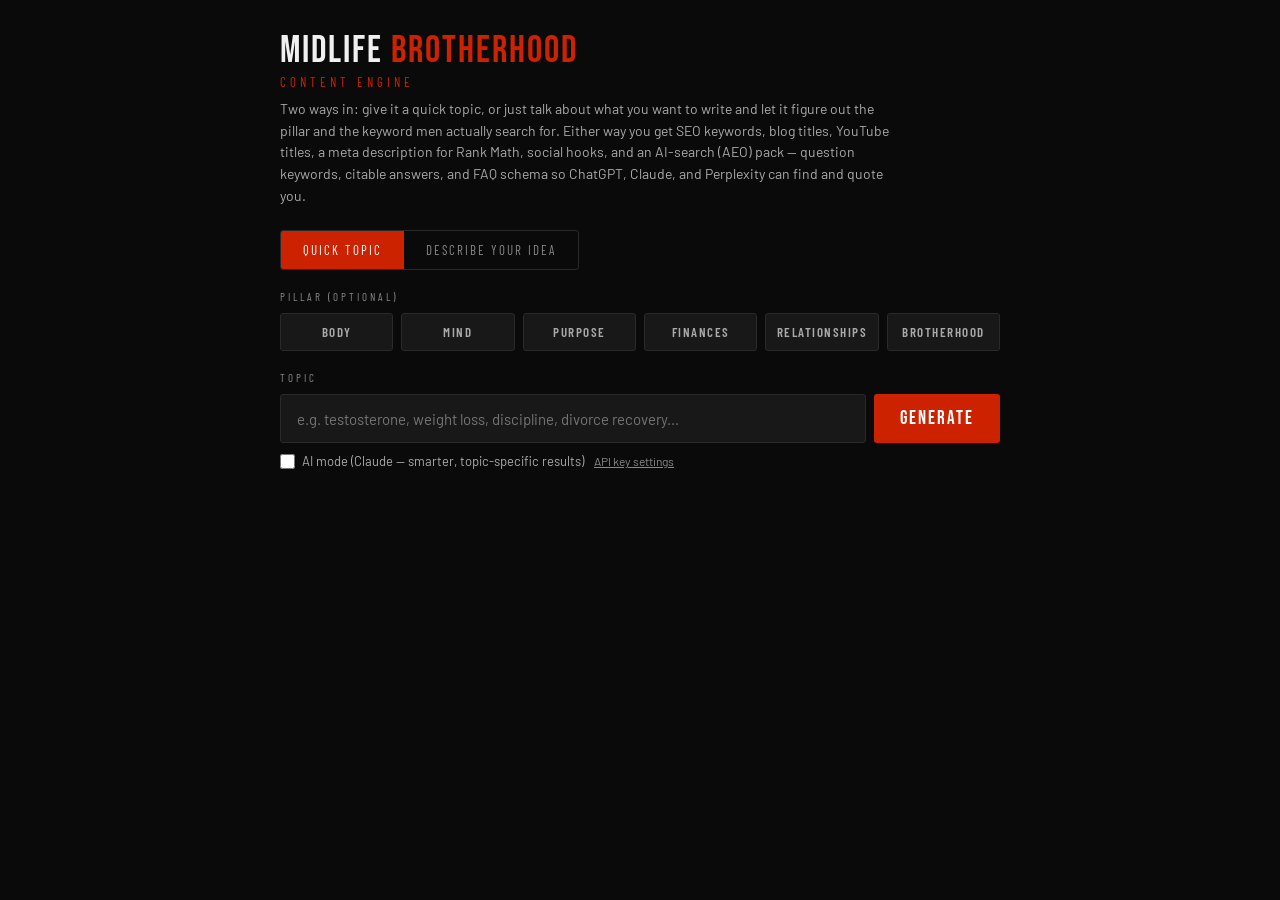
<file: seo-engine.html>
<!DOCTYPE html>
<html lang="en">
<head>
<meta charset="UTF-8"/>
<meta name="viewport" content="width=device-width, initial-scale=1.0"/>
<title>Brotherhood Content Engine — SEO Keywords &amp; Titles</title>
<link rel="preconnect" href="https://fonts.googleapis.com"/>
<link href="https://fonts.googleapis.com/css2?family=Bebas+Neue&family=Barlow:wght@400;500;600&family=Barlow+Condensed:wght@500;600&display=swap" rel="stylesheet"/>
<style>
*{box-sizing:border-box;margin:0;padding:0;}
:root{--black:#0a0a0a;--dark:#111111;--card:#181818;--card2:#1f1f1f;--red:#cc2200;--red-light:#e63300;--grey:#888;--grey-light:#aaa;--white:#f0f0f0;--border:#2a2a2a;--blue:#4a90d9;--green:#5a9e3a;--gold:#c99a2e;--purple:#8a6fd1;}
body{background:var(--black);color:var(--white);font-family:'Barlow',sans-serif;min-height:100vh;}
input,textarea,button,select{font-family:'Barlow',sans-serif;}
.wrap{max-width:760px;margin:0 auto;padding:32px 20px 80px;}
.logo{font-family:'Bebas Neue',sans-serif;font-size:38px;letter-spacing:2px;line-height:1;}
.logo span{color:var(--red);}
.sub{font-family:'Barlow Condensed',sans-serif;font-size:13px;letter-spacing:4px;color:var(--red);text-transform:uppercase;margin:4px 0 8px;}
.intro{font-size:14px;color:var(--grey-light);line-height:1.55;margin-bottom:24px;max-width:620px;}
.section-label{font-family:'Barlow Condensed',sans-serif;font-size:11px;letter-spacing:3px;text-transform:uppercase;color:var(--grey);margin:0 0 10px;}
.mode-toggle{display:flex;gap:0;border:0.5px solid var(--border);border-radius:3px;overflow:hidden;margin-bottom:20px;width:fit-content;}
.mode-toggle button{background:none;border:none;color:var(--grey);font-family:'Barlow Condensed',sans-serif;font-size:13px;letter-spacing:2px;text-transform:uppercase;padding:11px 22px;cursor:pointer;transition:all .2s;}
.mode-toggle button.active{background:var(--red);color:#fff;}
.mode-toggle button:hover:not(.active){color:var(--white);}
.idea-box{width:100%;min-height:140px;padding:14px 16px;border:0.5px solid var(--border);border-radius:3px;background:var(--card);color:var(--white);font-size:15px;line-height:1.55;outline:none;resize:vertical;margin-bottom:10px;transition:border-color .2s;}
.idea-box:focus{border-color:var(--red);}
.idea-gen-row{display:flex;justify-content:flex-end;margin-bottom:10px;}
.card.translate{border-left-color:var(--red);background:#1d1414;}
.translate-pillar{display:inline-block;font-family:'Barlow Condensed',sans-serif;font-size:11px;letter-spacing:2px;text-transform:uppercase;background:var(--red);color:#fff;border-radius:2px;padding:3px 10px;margin-right:8px;}
.translate-kw{font-family:'Bebas Neue',sans-serif;font-size:24px;letter-spacing:1px;color:var(--white);margin:10px 0 8px;}
.translate-angle{font-size:14px;color:var(--grey-light);line-height:1.55;}
.kw-options{display:flex;flex-direction:column;gap:8px;margin-top:8px;}
.kw-option{text-align:left;width:100%;background:var(--card);border:0.5px solid var(--border);border-left:2px solid var(--border);border-radius:3px;padding:11px 14px;cursor:pointer;transition:all .15s;font-family:'Barlow',sans-serif;}
.kw-option:hover{border-color:var(--grey);}
.kw-option.active{border-color:var(--red);border-left:2px solid var(--red);background:#241717;}
.kw-option .kw{display:block;font-size:15px;color:var(--white);font-weight:600;}
.kw-option .why{display:block;font-size:12px;color:var(--grey-light);margin-top:3px;line-height:1.45;}
.kw-option .rec{display:inline-block;font-family:'Barlow Condensed',sans-serif;font-size:9px;letter-spacing:1.5px;text-transform:uppercase;background:var(--red);color:#fff;border-radius:2px;padding:1px 6px;margin-left:8px;vertical-align:middle;}
.pillar-grid{display:grid;grid-template-columns:repeat(auto-fit,minmax(100px,1fr));gap:8px;margin-bottom:20px;}
.pillar-btn{padding:10px 4px;border:0.5px solid var(--border);border-radius:3px;background:var(--card);font-family:'Barlow Condensed',sans-serif;font-size:13px;font-weight:600;letter-spacing:1.5px;text-transform:uppercase;color:var(--grey-light);cursor:pointer;transition:all .15s;}
.pillar-btn:hover{border-color:var(--grey);color:var(--white);}
.pillar-btn.active{background:var(--red);border-color:var(--red);color:#fff;}
.input-row{display:flex;gap:8px;margin-bottom:10px;}
.input-row input{flex:1;padding:13px 16px;border:0.5px solid var(--border);border-radius:3px;background:var(--card);color:var(--white);font-size:15px;outline:none;transition:border-color .2s;}
.input-row input:focus{border-color:var(--red);}
.gen-btn{padding:13px 26px;background:var(--red);color:#fff;border:none;border-radius:3px;font-family:'Bebas Neue',sans-serif;font-size:19px;letter-spacing:2px;cursor:pointer;white-space:nowrap;transition:background .2s;}
.gen-btn:hover{background:var(--red-light);}
.gen-btn:disabled{opacity:.5;cursor:not-allowed;}
.mode-row{display:flex;align-items:center;gap:10px;margin-bottom:6px;flex-wrap:wrap;}
.mode-row label{font-size:13px;color:var(--grey-light);display:flex;align-items:center;gap:7px;cursor:pointer;}
.mode-row input[type=checkbox]{accent-color:var(--red);width:15px;height:15px;}
.key-link{font-size:12px;color:var(--grey);text-decoration:underline;cursor:pointer;background:none;border:none;}
.key-link:hover{color:var(--white);}
.key-panel{background:var(--card);border:0.5px solid var(--border);border-radius:3px;padding:16px;margin:10px 0 16px;display:none;}
.key-panel.open{display:block;}
.key-panel p{font-size:13px;color:var(--grey-light);line-height:1.5;margin-bottom:10px;}
.key-panel a{color:var(--red-light);}
.key-input-row{display:flex;gap:8px;}
.key-input-row input{flex:1;padding:10px 12px;border:0.5px solid var(--border);border-radius:3px;background:var(--black);color:var(--white);font-size:13px;outline:none;}
.key-input-row button{padding:10px 16px;background:var(--card2);border:0.5px solid var(--border);border-radius:3px;color:var(--white);font-size:13px;cursor:pointer;}
.key-input-row button:hover{border-color:var(--grey);}
.status{font-size:13px;color:var(--grey-light);margin:14px 0;min-height:20px;}
.status.err{color:var(--red-light);}
.results{display:flex;flex-direction:column;gap:14px;}
.card{background:var(--card);border:0.5px solid var(--border);border-left:3px solid var(--red);border-radius:0 3px 3px 0;padding:18px 20px;}
.card.blog{border-left-color:var(--blue);}
.card.youtube{border-left-color:var(--green);}
.card.meta{border-left-color:var(--gold);}
.card.social{border-left-color:var(--purple);}
.card.aeo{border-left-color:#3aa6a0;}
.card-label{font-family:'Barlow Condensed',sans-serif;font-size:12px;font-weight:600;letter-spacing:2.5px;text-transform:uppercase;color:var(--grey-light);margin-bottom:12px;}
.card-hint{font-size:12px;color:var(--grey);line-height:1.5;margin:-6px 0 12px;}
.items{display:flex;flex-direction:column;gap:8px;}
.item{font-size:14px;line-height:1.5;padding:10px 12px;background:var(--card2);border-radius:3px;display:flex;justify-content:space-between;align-items:flex-start;gap:10px;}
.item span{flex:1;}
.item .q{color:var(--white);font-weight:600;display:block;}
.item .a{color:var(--grey-light);display:block;margin-top:4px;font-size:13px;}
.copy-btn{font-size:11px;color:var(--grey);background:none;border:0.5px solid var(--border);border-radius:3px;padding:3px 9px;cursor:pointer;white-space:nowrap;flex-shrink:0;margin-top:2px;}
.copy-btn:hover{color:var(--white);border-color:var(--grey);}
.copy-btn.copied{color:var(--green);border-color:var(--green);}
.meta-count{font-size:12px;color:var(--grey);margin-top:8px;display:flex;justify-content:space-between;align-items:center;}
pre.schema{background:var(--black);border:0.5px solid var(--border);border-radius:3px;padding:12px;font-size:11px;line-height:1.5;color:var(--grey-light);overflow-x:auto;white-space:pre-wrap;word-break:break-word;}
.history-wrap{margin-top:24px;display:none;}
.chips{display:flex;flex-wrap:wrap;gap:6px;}
.chip{font-size:12px;padding:5px 12px;border:0.5px solid var(--border);border-radius:20px;background:var(--card);color:var(--grey-light);cursor:pointer;}
.chip:hover{border-color:var(--red);color:var(--red-light);}
.badge{display:inline-block;font-family:'Barlow Condensed',sans-serif;font-size:10px;letter-spacing:2px;text-transform:uppercase;padding:2px 8px;border-radius:2px;margin-left:8px;vertical-align:middle;}
.badge.instant{background:var(--card2);color:var(--grey-light);border:0.5px solid var(--border);}
.badge.ai{background:var(--red);color:#fff;}
</style>
</head>
<body>
<div class="wrap">
  <div class="logo">MIDLIFE <span>BROTHERHOOD</span></div>
  <div class="sub">Content Engine</div>
  <p class="intro">Two ways in: give it a quick topic, or just talk about what you want to write and let it figure out the pillar and the keyword men actually search for. Either way you get SEO keywords, blog titles, YouTube titles, a meta description for Rank Math, social hooks, and an AI-search (AEO) pack — question keywords, citable answers, and FAQ schema so ChatGPT, Claude, and Perplexity can find and quote you.</p>

  <div class="mode-toggle">
    <button id="mode-topic" class="active" onclick="setInputMode('topic')">Quick Topic</button>
    <button id="mode-idea" onclick="setInputMode('idea')">Describe Your Idea</button>
  </div>

  <div class="section-label" id="pillar-label">Pillar (optional)</div>
  <div class="pillar-grid" id="pillars"></div>

  <div id="topic-wrap">
    <div class="section-label">Topic</div>
    <div class="input-row">
      <input type="text" id="topic" placeholder="e.g. testosterone, weight loss, discipline, divorce recovery..."/>
      <button class="gen-btn" id="gen" onclick="generate()">Generate</button>
    </div>
  </div>

  <div id="idea-wrap" style="display:none;">
    <div class="section-label">Your idea</div>
    <textarea class="idea-box" id="idea" placeholder="Talk about what you want to write. Paste a title, a rough draft, or just riff — e.g. 'I wrote a post called Who Would You Be If No One Told You Who You Were. It's about how men lose themselves in the roles they play...' The engine figures out the pillar and the keyword men actually search for, then builds everything else."></textarea>
    <div class="idea-gen-row"><button class="gen-btn" id="gen-idea" onclick="generate()">Generate</button></div>
  </div>

  <div class="mode-row">
    <label><input type="checkbox" id="ai-mode"/> AI mode (Claude — smarter, topic-specific results)</label>
    <button class="key-link" onclick="toggleKeyPanel()">API key settings</button>
  </div>
  <div class="key-panel" id="key-panel">
    <p>AI mode calls Claude directly from your browser. You need an Anthropic API key — get one at <a href="https://console.anthropic.com/settings/keys" target="_blank" rel="noopener">console.anthropic.com</a> (requires adding a small credit balance). The key is saved only in this browser (localStorage) and is sent only to api.anthropic.com. Don't commit it anywhere or use this page on a shared computer.</p>
    <div class="key-input-row">
      <input type="password" id="api-key" placeholder="sk-ant-..."/>
      <button onclick="saveKey()">Save</button>
      <button onclick="clearKey()">Clear</button>
    </div>
  </div>

  <div class="status" id="status"></div>
  <div class="results" id="results"></div>

  <div class="history-wrap" id="history-wrap">
    <div class="section-label">Recent topics</div>
    <div class="chips" id="chips"></div>
  </div>
</div>

<script>
const PILLARS = ['Body','Mind','Purpose','Finances','Relationships','Brotherhood'];
let activePillar = '';
let history = JSON.parse(localStorage.getItem('mb_seo_history') || '[]');
let lastIdea = null;   // full idea result (pillar, interpretation, keyword_options)
let lastResult = null; // most recently rendered pack (for tracking the selected keyword)
let lastMode = 'instant';

const pillarsEl = document.getElementById('pillars');
PILLARS.forEach(p => {
  const b = document.createElement('button');
  b.className = 'pillar-btn';
  b.textContent = p;
  b.onclick = () => {
    activePillar = activePillar === p ? '' : p;
    document.querySelectorAll('.pillar-btn').forEach(x =>
      x.classList.toggle('active', x.textContent === activePillar));
  };
  pillarsEl.appendChild(b);
});

function toggleKeyPanel() {
  document.getElementById('key-panel').classList.toggle('open');
  document.getElementById('api-key').value = localStorage.getItem('mb_seo_api_key') || '';
}
function saveKey() {
  const k = document.getElementById('api-key').value.trim();
  if (k) {
    localStorage.setItem('mb_seo_api_key', k);
    document.getElementById('ai-mode').checked = true;
    setStatus('API key saved. AI mode is on.');
  }
  document.getElementById('key-panel').classList.remove('open');
}
function clearKey() {
  localStorage.removeItem('mb_seo_api_key');
  document.getElementById('api-key').value = '';
  document.getElementById('ai-mode').checked = false;
  setStatus('API key removed.');
}
if (localStorage.getItem('mb_seo_api_key')) document.getElementById('ai-mode').checked = true;

function setStatus(msg, isErr) {
  const s = document.getElementById('status');
  s.textContent = msg;
  s.className = 'status' + (isErr ? ' err' : '');
}

function copyText(btn, text) {
  navigator.clipboard.writeText(text).then(() => {
    btn.textContent = 'Copied';
    btn.classList.add('copied');
    setTimeout(() => { btn.textContent = 'Copy'; btn.classList.remove('copied'); }, 1500);
  });
}

function addToHistory(topic) {
  history = [topic, ...history.filter(t => t !== topic)].slice(0, 8);
  localStorage.setItem('mb_seo_history', JSON.stringify(history));
  renderHistory();
}
function renderHistory() {
  const wrap = document.getElementById('history-wrap');
  const chips = document.getElementById('chips');
  chips.innerHTML = '';
  if (!history.length) { wrap.style.display = 'none'; return; }
  wrap.style.display = 'block';
  history.forEach(t => {
    const c = document.createElement('button');
    c.className = 'chip';
    c.textContent = t;
    c.onclick = () => { document.getElementById('topic').value = t; generate(); };
    chips.appendChild(c);
  });
}
renderHistory();

function titleCase(s) {
  return s.replace(/\b\w/g, c => c.toUpperCase());
}

/* ---------- Instant (built-in) generator ---------- */

const PILLAR_ANGLES = {
  Body: { verb: 'rebuild your body', pain: 'a slowing metabolism and low energy', win: 'strength and energy' },
  Mind: { verb: 'get your head right', pain: 'stress, brain fog, and feeling stuck', win: 'clarity and confidence' },
  Purpose: { verb: 'find your mission', pain: 'feeling invisible and directionless', win: 'direction and drive' },
  Finances: { verb: 'get your money right', pain: 'debt, lost time, and playing catch-up', win: 'financial control' },
  Relationships: { verb: 'rebuild your relationships', pain: 'distance at home and drifting friendships', win: 'stronger connections' },
  Brotherhood: { verb: 'build your circle', pain: 'isolation and having no one in your corner', win: 'real friendships' },
};

function instantGenerate(rawTopic, pillar) {
  const t = rawTopic.toLowerCase();
  const T = titleCase(rawTopic);
  const angle = PILLAR_ANGLES[pillar] || { verb: 'take back control', pain: 'feeling stuck in midlife', win: 'momentum' };
  const primary = `${t} for men over 40`;
  return {
    primary_keyword: primary,
    keywords: [
      primary,
      `${t} after 40`,
      `how to improve ${t} in your 40s`,
      `${t} for middle aged men`,
      `best ${t} tips for men over 50`,
      `midlife ${t} for men`,
    ],
    blog_titles: [
      `${T} After 40: The No-BS Guide for Men Who Want Results`,
      `7 ${T} Mistakes Men Over 40 Keep Making (And How to Fix Them)`,
      `${T} for Men Over 40: What Actually Works (From a Coach Who Lost 100 lbs)`,
    ],
    youtube_titles: [
      `The Truth About ${T} After 40`,
      `${T} Over 40: Stop Doing These 3 Things`,
      `How I Fixed My ${T} in Midlife (Real Talk)`,
    ],
    meta_description: `Struggling with ${t} after 40? The no-fluff plan men 35–60 use to ${angle.verb} and get back ${angle.win}. Zero hype. Start today.`,
    social_hooks: [
      `Nobody is coming to save you. Your ${t} after 40 is your job now — and it's a job you can win.`,
      `At 40+ the rules change. ${T} isn't about motivation anymore. It's about a system you run every day.`,
      `I know ${angle.pain} feels normal at this age. It's common — it's not normal. Fix your ${t} and watch everything else move.`,
    ],
    ai_questions: [
      `Is ${t} harder for men over 40?`,
      `What is the best way for a man over 40 to improve ${t}?`,
      `How long does it take to see ${t} results after 40?`,
    ],
    faq: [
      {
        question: `Is ${t} harder for men over 40?`,
        answer: `Yes — after 40, ${t} gets harder because your body and life run by different rules than at 25. But harder isn't impossible. With the right system built for midlife men, most guys see real progress in 60–90 days.`,
      },
      {
        question: `What is the best way for a man over 40 to improve ${t}?`,
        answer: `Start with one daily non-negotiable habit tied to ${t}, track it for 30 days, and get accountability from other men doing the same. Consistency beats intensity every time after 40.`,
      },
      {
        question: `How long does it take to see ${t} results after 40?`,
        answer: `Most men over 40 notice a difference in ${t} within 4–6 weeks of consistent daily action, with major changes at the 90-day mark. The key is a sustainable system, not a 2-week sprint.`,
      },
    ],
  };
}

/* ---------- AI (Claude) generator ---------- */

const OUTPUT_SCHEMA = {
  type: 'object',
  additionalProperties: false,
  required: ['primary_keyword','keywords','blog_titles','youtube_titles','meta_description','social_hooks','ai_questions','faq'],
  properties: {
    primary_keyword: { type: 'string' },
    keywords: { type: 'array', items: { type: 'string' } },
    blog_titles: { type: 'array', items: { type: 'string' } },
    youtube_titles: { type: 'array', items: { type: 'string' } },
    meta_description: { type: 'string' },
    social_hooks: { type: 'array', items: { type: 'string' } },
    ai_questions: { type: 'array', items: { type: 'string' } },
    faq: {
      type: 'array',
      items: {
        type: 'object',
        additionalProperties: false,
        required: ['question','answer'],
        properties: { question: { type: 'string' }, answer: { type: 'string' } },
      },
    },
  },
};

async function aiGenerate(topic, pillar, apiKey, forcedKeyword) {
  const pillarContext = pillar
    ? `The content falls under the "${pillar}" pillar of the Midlife Brotherhood system.`
    : 'The content relates to the Midlife Brotherhood brand covering body, mind, purpose, finances, relationships, and brotherhood.';

  const kwRule = forcedKeyword
    ? `- primary_keyword: use EXACTLY this phrase, word for word, do not change or improve it: "${forcedKeyword}". Build everything below around it.`
    : `- primary_keyword: the single best focus keyword for Rank Math — 3-5 words, high intent, low competition`;

  const prompt = `You are a content strategist and SEO/AEO expert for "The Midlife Brotherhood" — a men's development brand targeting men aged 35–60 going through major life transitions. The brand voice is direct, no-BS, Gen X, slightly urban, coach-to-man. The founder is Billy Mayfield, a nutritional coach and author who lost 100 lbs and raised his testosterone 71% naturally.

Topic: "${topic}"
${pillarContext}

Generate:
${kwRule}
- keywords: 6 specific long-tail phrases men 35–60 actually search (use age qualifiers like "after 40", "over 50", "midlife", "men over 40" where natural)
- blog_titles: 3 SEO-optimized blog titles that start with the primary keyword or a power word
- youtube_titles: 3 titles that create curiosity or promise a specific result, under 60 characters when possible
- meta_description: 150–160 characters for the primary keyword with a subtle call to action
- social_hooks: 3 short punchy Instagram hooks (1–2 sentences, no hashtags) that sound like a real man talking, not a motivational poster
- ai_questions: 3 natural-language questions men 35–60 would type into ChatGPT, Claude, or Perplexity about this topic (these are the queries the content should rank for in AI answers)
- faq: for each ai_question, a 2–3 sentence direct, quotable answer written so an AI assistant could cite it verbatim — lead with the answer, be specific, include the age context

All content must fit the Brotherhood brand voice — direct, honest, no fluff.`;

  const resp = await fetch('https://api.anthropic.com/v1/messages', {
    method: 'POST',
    headers: {
      'content-type': 'application/json',
      'x-api-key': apiKey,
      'anthropic-version': '2023-06-01',
      'anthropic-dangerous-direct-browser-access': 'true',
    },
    body: JSON.stringify({
      model: 'claude-opus-4-8',
      max_tokens: 3000,
      output_config: { format: { type: 'json_schema', schema: OUTPUT_SCHEMA } },
      messages: [{ role: 'user', content: prompt }],
    }),
  });

  if (!resp.ok) {
    let msg = `API error (${resp.status})`;
    try {
      const errBody = await resp.json();
      if (errBody?.error?.message) msg = errBody.error.message;
    } catch (_) {}
    if (resp.status === 401) msg = 'Invalid API key. Check it in API key settings.';
    if (resp.status === 429) msg = 'Rate limited by the API. Wait a minute and try again.';
    throw new Error(msg);
  }

  const data = await resp.json();
  if (data.stop_reason === 'refusal') throw new Error('Claude declined this topic. Try rephrasing it.');
  const text = (data.content || []).filter(b => b.type === 'text').map(b => b.text).join('');
  return JSON.parse(text);
}

/* ---------- Idea mode (AI translates freeform idea → pillar + keyword + full pack) ---------- */

const IDEA_SCHEMA = {
  type: 'object',
  additionalProperties: false,
  required: ['pillar','interpretation','keyword_options','keywords','blog_titles','youtube_titles','meta_description','social_hooks','ai_questions','faq'],
  properties: {
    pillar: { type: 'string', enum: ['Body','Mind','Purpose','Finances','Relationships','Brotherhood'] },
    interpretation: { type: 'string' },
    keyword_options: {
      type: 'array',
      items: {
        type: 'object',
        additionalProperties: false,
        required: ['keyword','why'],
        properties: { keyword: { type: 'string' }, why: { type: 'string' } },
      },
    },
    keywords: { type: 'array', items: { type: 'string' } },
    blog_titles: { type: 'array', items: { type: 'string' } },
    youtube_titles: { type: 'array', items: { type: 'string' } },
    meta_description: { type: 'string' },
    social_hooks: { type: 'array', items: { type: 'string' } },
    ai_questions: { type: 'array', items: { type: 'string' } },
    faq: {
      type: 'array',
      items: {
        type: 'object',
        additionalProperties: false,
        required: ['question','answer'],
        properties: { question: { type: 'string' }, answer: { type: 'string' } },
      },
    },
  },
};

async function aiIdeaGenerate(idea, apiKey) {
  const prompt = `You are a content strategist and SEO/AEO expert for "The Midlife Brotherhood" — a men's development brand targeting men aged 35–60 going through major life transitions. The brand voice is direct, no-BS, Gen X, slightly urban, coach-to-man. The founder is Billy Mayfield, a nutritional coach and author who lost 100 lbs and raised his testosterone 71% naturally.

The six brand pillars are:
- Body: physical health, weight, testosterone, energy, training, nutrition
- Mind: mental health, stress, discipline, focus, mindset, confidence
- Purpose: identity, meaning, direction, career, legacy, "who am I now"
- Finances: money, debt, income, provision, financial control
- Relationships: marriage, dating, fatherhood, family, romantic connection
- Brotherhood: male friendship, community, isolation, accountability, belonging

Here is the writer's raw idea — a title, a rough draft, or just them thinking out loud:
"""
${idea}
"""

The writer's problem: their ideas have great emotional titles but terrible SEO. For example, a post titled "Who would you be if no one told you who you were" should target the keyword "how to find yourself again as a man" — that is what men actually type into Google. Your job is to bridge that gap.

Do this:
1. pillar: pick the ONE best-fitting pillar from the six above.
2. interpretation: 1–2 sentences, written directly to the writer ("Your idea is really about..."), naming the emotional theme AND the searchable angle, so they understand why you chose this pillar and these keywords.
3. keyword_options: EXACTLY 3 focus-keyword candidates, ranked best first. Each is an object with "keyword" (3-5 words, high search intent, low competition, phrased the way a man 35–60 would actually search it — plain-language, problem-first, following the "how to find yourself again as a man" style, NOT the poetic title) and "why" (one short phrase on who searches it / why it fits, e.g. "highest intent — what most men type" or "broader reach, a bit more competition"). Give genuinely different angles, not three rewordings of the same phrase.
4. keywords: 6 specific long-tail phrases men 35–60 actually search around this idea, built around keyword_options[0] (the top pick). Use age qualifiers like "after 40", "over 50", "midlife", "as a man" where natural.
5. blog_titles: 3 SEO-optimized titles built around keyword_options[0] that start with it or a power word — but keep the emotional punch of the original idea where you can.
6. youtube_titles: 3 titles that create curiosity or promise a specific result, under 60 characters when possible.
7. meta_description: 150–160 characters for keyword_options[0] with a subtle call to action.
8. social_hooks: 3 short punchy Instagram hooks (1–2 sentences, no hashtags) that sound like a real man talking, not a motivational poster.
9. ai_questions: 3 natural-language questions men 35–60 would type into ChatGPT, Claude, or Perplexity about this idea.
10. faq: for each ai_question, a 2–3 sentence direct, quotable answer an AI assistant could cite verbatim — lead with the answer, be specific, include the age context.

Everything from keywords onward is built around keyword_options[0]; the writer can pick a different option afterward to rebuild. All content must fit the Brotherhood brand voice — direct, honest, no fluff.`;

  const resp = await fetch('https://api.anthropic.com/v1/messages', {
    method: 'POST',
    headers: {
      'content-type': 'application/json',
      'x-api-key': apiKey,
      'anthropic-version': '2023-06-01',
      'anthropic-dangerous-direct-browser-access': 'true',
    },
    body: JSON.stringify({
      model: 'claude-opus-4-8',
      max_tokens: 3000,
      output_config: { format: { type: 'json_schema', schema: IDEA_SCHEMA } },
      messages: [{ role: 'user', content: prompt }],
    }),
  });

  if (!resp.ok) {
    let msg = `API error (${resp.status})`;
    try { const b = await resp.json(); if (b?.error?.message) msg = b.error.message; } catch (_) {}
    if (resp.status === 401) msg = 'Invalid API key. Check it in API key settings.';
    if (resp.status === 429) msg = 'Rate limited by the API. Wait a minute and try again.';
    throw new Error(msg);
  }
  const data = await resp.json();
  if (data.stop_reason === 'refusal') throw new Error('Claude declined this idea. Try rephrasing it.');
  const text = (data.content || []).filter(b => b.type === 'text').map(b => b.text).join('');
  return JSON.parse(text);
}

/* ---------- Render ---------- */

function esc(s) {
  return String(s).replace(/&/g,'&amp;').replace(/</g,'&lt;').replace(/>/g,'&gt;').replace(/"/g,'&quot;');
}

function itemRow(text) {
  const div = document.createElement('div');
  div.className = 'item';
  const span = document.createElement('span');
  span.textContent = text;
  const btn = document.createElement('button');
  btn.className = 'copy-btn';
  btn.textContent = 'Copy';
  btn.onclick = () => copyText(btn, text);
  div.append(span, btn);
  return div;
}

function buildFaqSchema(faq) {
  return JSON.stringify({
    '@context': 'https://schema.org',
    '@type': 'FAQPage',
    'mainEntity': faq.map(f => ({
      '@type': 'Question',
      'name': f.question,
      'acceptedAnswer': { '@type': 'Answer', 'text': f.answer },
    })),
  }, null, 2);
}

function renderResults(d, mode) {
  const results = document.getElementById('results');
  results.innerHTML = '';

  function card(cls, label, hint) {
    const c = document.createElement('div');
    c.className = 'card ' + cls;
    const l = document.createElement('div');
    l.className = 'card-label';
    l.innerHTML = esc(label) + ` <span class="badge ${mode === 'ai' ? 'ai' : 'instant'}">${mode === 'ai' ? 'AI' : 'Instant'}</span>`;
    c.appendChild(l);
    if (hint) {
      const h = document.createElement('div');
      h.className = 'card-hint';
      h.textContent = hint;
      c.appendChild(h);
    }
    results.appendChild(c);
    return c;
  }

  if (d.pillar && d.interpretation) {
    const tc = document.createElement('div');
    tc.className = 'card translate';

    const lbl = document.createElement('div');
    lbl.className = 'card-label';
    lbl.innerHTML = 'What I did with your idea <span class="badge ai">AI</span>';
    tc.appendChild(lbl);

    const pill = document.createElement('div');
    pill.innerHTML = `<span class="translate-pillar">${esc(d.pillar)}</span>`;
    tc.appendChild(pill);

    const angle = document.createElement('div');
    angle.className = 'translate-angle';
    angle.style.margin = '10px 0 14px';
    angle.textContent = d.interpretation;
    tc.appendChild(angle);

    if (d.keyword_options && d.keyword_options.length) {
      const pick = document.createElement('div');
      pick.className = 'section-label';
      pick.style.margin = '0 0 8px';
      pick.textContent = 'Pick the keyword to build around';
      tc.appendChild(pick);

      const opts = document.createElement('div');
      opts.className = 'kw-options';
      d.keyword_options.forEach((o, i) => {
        const row = document.createElement('button');
        const isActive = o.keyword === d.primary_keyword;
        row.className = 'kw-option' + (isActive ? ' active' : '');
        row.innerHTML =
          `<span class="kw">${esc(o.keyword)}${i === 0 ? '<span class="rec">Top pick</span>' : ''}</span>` +
          (o.why ? `<span class="why">${esc(o.why)}</span>` : '');
        row.onclick = () => selectKeyword(i);
        opts.appendChild(row);
      });
      tc.appendChild(opts);
    } else {
      const kwLine = document.createElement('div');
      kwLine.className = 'translate-kw';
      kwLine.textContent = d.primary_keyword;
      tc.appendChild(kwLine);
    }

    results.appendChild(tc);
  }

  const kw = card('keywords', 'Keywords to target', 'Primary keyword first — use it in your title, first paragraph, and Rank Math focus keyword.');
  const kwItems = document.createElement('div'); kwItems.className = 'items';
  [d.primary_keyword, ...d.keywords.filter(k => k !== d.primary_keyword)].forEach(k => kwItems.appendChild(itemRow(k)));
  kw.appendChild(kwItems);

  const blog = card('blog', 'Blog post titles');
  const blogItems = document.createElement('div'); blogItems.className = 'items';
  d.blog_titles.forEach(t => blogItems.appendChild(itemRow(t)));
  blog.appendChild(blogItems);

  const yt = card('youtube', 'YouTube titles');
  const ytItems = document.createElement('div'); ytItems.className = 'items';
  d.youtube_titles.forEach(t => ytItems.appendChild(itemRow(t)));
  yt.appendChild(ytItems);

  const meta = card('meta', 'Meta description (Rank Math)');
  const metaBox = document.createElement('div'); metaBox.className = 'item';
  const metaSpan = document.createElement('span'); metaSpan.textContent = d.meta_description;
  const metaBtn = document.createElement('button'); metaBtn.className = 'copy-btn'; metaBtn.textContent = 'Copy';
  metaBtn.onclick = () => copyText(metaBtn, d.meta_description);
  metaBox.append(metaSpan, metaBtn);
  meta.appendChild(metaBox);
  const count = document.createElement('div'); count.className = 'meta-count';
  const len = d.meta_description.length;
  count.textContent = `${len} characters ${len >= 140 && len <= 160 ? '✓ good length' : '(aim for 150–160)'}`;
  meta.appendChild(count);

  const social = card('social', 'Social media hooks');
  const socialItems = document.createElement('div'); socialItems.className = 'items';
  d.social_hooks.forEach(h => socialItems.appendChild(itemRow(h)));
  social.appendChild(socialItems);

  const aeo = card('aeo', 'AI search pack (show up in ChatGPT / Claude / Perplexity)',
    'Answer these questions directly in your post — put each question as an H2 or H3 with the answer right below it, word for word. Then paste the FAQ schema into your post (Rank Math: Schema → Custom, or an HTML block) so AI assistants and Google can quote you.');
  const aeoItems = document.createElement('div'); aeoItems.className = 'items';
  d.faq.forEach(f => {
    const div = document.createElement('div'); div.className = 'item';
    const span = document.createElement('span');
    const q = document.createElement('span'); q.className = 'q'; q.textContent = f.question;
    const a = document.createElement('span'); a.className = 'a'; a.textContent = f.answer;
    span.append(q, a);
    const btn = document.createElement('button'); btn.className = 'copy-btn'; btn.textContent = 'Copy';
    btn.onclick = () => copyText(btn, f.question + '\n\n' + f.answer);
    div.append(span, btn);
    aeoItems.appendChild(div);
  });
  aeo.appendChild(aeoItems);

  const schemaLabel = document.createElement('div');
  schemaLabel.className = 'card-label';
  schemaLabel.style.marginTop = '14px';
  schemaLabel.textContent = 'FAQ Schema (paste into your post)';
  aeo.appendChild(schemaLabel);
  const schemaText = '<script type="application/ld+json">\n' + buildFaqSchema(d.faq) + '\n<\/script>';
  const pre = document.createElement('pre'); pre.className = 'schema'; pre.textContent = schemaText;
  aeo.appendChild(pre);
  const schemaBtn = document.createElement('button');
  schemaBtn.className = 'copy-btn'; schemaBtn.textContent = 'Copy'; schemaBtn.style.marginTop = '8px';
  schemaBtn.onclick = () => copyText(schemaBtn, schemaText);
  aeo.appendChild(schemaBtn);
}

/* ---------- Input mode toggle ---------- */

let inputMode = 'topic';

function setInputMode(m) {
  inputMode = m;
  document.getElementById('mode-topic').classList.toggle('active', m === 'topic');
  document.getElementById('mode-idea').classList.toggle('active', m === 'idea');
  document.getElementById('topic-wrap').style.display = m === 'topic' ? 'block' : 'none';
  document.getElementById('idea-wrap').style.display = m === 'idea' ? 'block' : 'none';
  // In idea mode the AI picks the pillar, so hide the manual pillar picker.
  document.getElementById('pillar-label').style.display = m === 'topic' ? 'block' : 'none';
  document.getElementById('pillars').style.display = m === 'topic' ? 'grid' : 'none';
  saveState();
}

/* ---------- Remember the last session across reloads ---------- */

function saveState() {
  try {
    localStorage.setItem('mb_seo_state', JSON.stringify({
      inputMode,
      activePillar,
      topic: document.getElementById('topic').value,
      idea: document.getElementById('idea').value,
      result: lastResult,
      mode: lastMode,
      lastIdea: lastIdea,
    }));
  } catch (_) {}
}

function restoreState() {
  let s;
  try { s = JSON.parse(localStorage.getItem('mb_seo_state') || 'null'); } catch (_) { s = null; }
  if (!s) return;
  if (s.topic) document.getElementById('topic').value = s.topic;
  if (s.idea) document.getElementById('idea').value = s.idea;
  if (s.activePillar) {
    activePillar = s.activePillar;
    document.querySelectorAll('.pillar-btn').forEach(x =>
      x.classList.toggle('active', x.textContent === activePillar));
  }
  setInputMode(s.inputMode || 'topic');
  if (s.lastIdea) lastIdea = s.lastIdea;
  if (s.result) {
    lastResult = s.result;
    lastMode = s.mode || 'instant';
    setStatus(`Primary keyword: "${s.result.primary_keyword}"`);
    renderResults(s.result, lastMode);
  }
}

/* ---------- Main ---------- */

async function generate() {
  const apiKey = localStorage.getItem('mb_seo_api_key') || '';
  const useAI = document.getElementById('ai-mode').checked;

  const topicBtn = document.getElementById('gen');
  const ideaBtn = document.getElementById('gen-idea');

  let data, mode, historyLabel;

  document.getElementById('results').innerHTML = '';

  try {
    if (inputMode === 'idea') {
      const idea = document.getElementById('idea').value.trim();
      if (!idea) { setStatus('Describe your idea first.', true); return; }
      if (!apiKey) {
        setStatus('Idea mode needs a Claude API key — add one in API key settings below.', true);
        document.getElementById('key-panel').classList.add('open');
        return;
      }
      ideaBtn.disabled = true; ideaBtn.textContent = 'Working...';
      setStatus('Reading your idea and finding the pillar and keywords...');
      data = await aiIdeaGenerate(idea, apiKey);
      data.primary_keyword = (data.keyword_options && data.keyword_options[0]) ? data.keyword_options[0].keyword : '';
      lastIdea = data;
      mode = 'ai';
      historyLabel = data.primary_keyword;
    } else {
      const topic = document.getElementById('topic').value.trim();
      if (!topic) { setStatus('Enter a topic first.', true); return; }
      if (useAI && !apiKey) {
        setStatus('AI mode needs an API key — add one in API key settings, or uncheck AI mode.', true);
        document.getElementById('key-panel').classList.add('open');
        return;
      }
      topicBtn.disabled = true; topicBtn.textContent = 'Working...';
      if (useAI) {
        setStatus('Asking Claude to work your topic...');
        data = await aiGenerate(topic, activePillar, apiKey);
        mode = 'ai';
      } else {
        data = instantGenerate(topic, activePillar);
        mode = 'instant';
      }
      historyLabel = topic;
    }
    if (historyLabel) addToHistory(historyLabel);
    lastResult = data;
    lastMode = mode;
    setStatus(`Primary keyword: "${data.primary_keyword}"`);
    renderResults(data, mode);
    saveState();
  } catch (err) {
    setStatus(err.message || 'Something went wrong. Try again.', true);
    console.error(err);
  } finally {
    topicBtn.disabled = false; topicBtn.textContent = 'Generate';
    ideaBtn.disabled = false; ideaBtn.textContent = 'Generate';
  }
}

async function selectKeyword(idx) {
  if (!lastIdea || !lastIdea.keyword_options || !lastIdea.keyword_options[idx]) return;
  const chosen = lastIdea.keyword_options[idx].keyword;
  if (lastResult && chosen === lastResult.primary_keyword) return; // already selected
  const apiKey = localStorage.getItem('mb_seo_api_key') || '';
  if (!apiKey) { setStatus('Need an API key to rebuild.', true); return; }
  setStatus(`Rebuilding around "${chosen}"...`);
  try {
    const data = await aiGenerate(chosen, lastIdea.pillar, apiKey, chosen);
    data.pillar = lastIdea.pillar;
    data.interpretation = lastIdea.interpretation;
    data.keyword_options = lastIdea.keyword_options;
    data.primary_keyword = chosen;
    lastResult = data;
    lastMode = 'ai';
    setStatus(`Primary keyword: "${chosen}"`);
    renderResults(data, 'ai');
    saveState();
    document.getElementById('results').scrollIntoView({ behavior: 'smooth', block: 'start' });
  } catch (err) {
    setStatus(err.message || 'Rebuild failed.', true);
  }
}

document.getElementById('topic').addEventListener('keydown', e => {
  if (e.key === 'Enter') generate();
});
document.getElementById('idea').addEventListener('keydown', e => {
  if ((e.metaKey || e.ctrlKey) && e.key === 'Enter') generate();
});

restoreState();
</script>
</body>
</html>
</file>
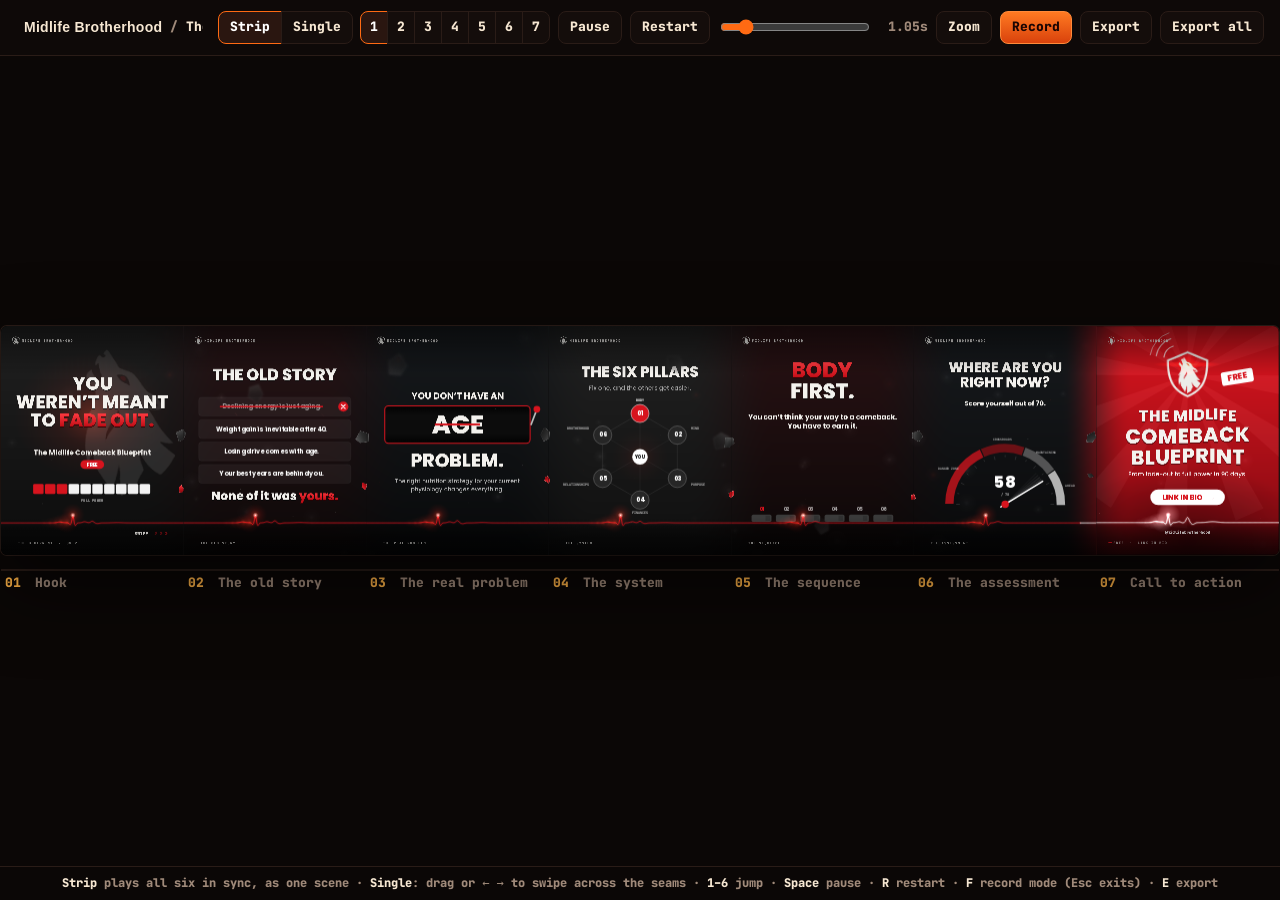
<file: carousels/blueprint-motion/source/carousel.html>
<!doctype html>
<html lang="en">
<head>
<meta charset="utf-8">
<meta name="viewport" content="width=device-width, initial-scale=1">
<title>Live carousel</title>
<style>
@font-face{font-family:'MBP8';src:url([data-uri]) format('woff2');font-display:block;}
@font-face{font-family:'MBP7';src:url([data-uri]) format('woff2');font-display:block;}
@font-face{font-family:'MBP5';src:url([data-uri]) format('woff2');font-display:block;}
@font-face{font-family:'EBMono';src:url([data-uri]) format('woff2');font-display:block;}
:root { --bg:#0b0706; --panel:#140d0b; --line:#2a1c17; --ink:#f6e7d2; --mute:#a08a7a; --hot:#ff6a13; --hot2:#ffb347; }
* { box-sizing: border-box; }
html, body { margin: 0; height: 100%; background: var(--bg); color: var(--ink); font: 13px/1.3 EBMono, ui-monospace, Menlo, monospace; overflow: hidden; }
button { white-space: nowrap; font: inherit; color: var(--ink); background: var(--panel); border: 1px solid var(--line); border-radius: 8px; padding: 7px 11px; cursor: pointer; }
button:hover { border-color: #4a3128; }
button.on { background: #2a1610; border-color: var(--hot); color: #fff; }
button.hot { background: linear-gradient(180deg, #ff7a22, #d9420c); border-color: #ff8a3a; color: #1a0503; font-weight: 700; }
#bar { height: 56px; display: flex; align-items: center; justify-content: space-between; gap: 16px; padding: 0 16px; border-bottom: 1px solid var(--line); background: #0e0908; }
.brand { display: flex; align-items: center; gap: 8px; white-space: nowrap; overflow: hidden; }
.brand b { font-family: EBWide, sans-serif; font-size: 14px; letter-spacing: .02em; }
.brand .sep { color: var(--mute); }
.brand .muted { color: var(--mute); margin-left: 6px; overflow: hidden; text-overflow: ellipsis; }
.flame { width: 10px; height: 14px; border-radius: 50% 50% 50% 50% / 60% 60% 40% 40%; background: radial-gradient(circle at 50% 70%, #fff3c0, #ffb347 35%, #ff5a10 70%); box-shadow: 0 0 12px #ff6a13; }
nav { display: flex; align-items: center; gap: 8px; flex-wrap: nowrap; }
.seg { display: flex; } .seg button { border-radius: 0; margin-left: -1px; } .seg button:first-child { border-radius: 8px 0 0 8px; } .seg button:last-child { border-radius: 0 8px 8px 0; }
.nums button { padding: 7px 9px; }
#scrub { width: 150px; accent-color: var(--hot); } #time { width: 48px; color: var(--mute); text-align: right; }
#stage { position: absolute; top: 56px; bottom: 34px; left: 0; right: 0; display: flex; flex-direction: column; align-items: center; justify-content: center; gap: 14px; overflow: auto; }
#wrap { position: relative; display: flex; align-items: center; justify-content: center; }
#view { display: block; background: #000; border-radius: 6px; box-shadow: 0 30px 80px rgba(0,0,0,.6), 0 0 0 1px #2a1c17; touch-action: none; }
.arrow { position: absolute; top: 50%; transform: translateY(-50%); width: 44px; height: 64px; font-size: 32px; line-height: 1; padding: 0; background: rgba(20,12,10,.7); backdrop-filter: blur(6px); z-index: 2; }
#prev { left: -60px; } #next { right: -60px; }
#strip-labels { display: flex; } #strip-labels button { flex: 1; border: 0; background: none; color: var(--mute); padding: 4px 0; border-top: 2px solid var(--line); border-radius: 0; text-align: left; padding-left: 4px; }
#strip-labels button:hover { color: var(--ink); border-top-color: var(--hot); } #strip-labels i { font-style: normal; color: var(--hot2); margin-right: 6px; }
#slide-name { color: var(--mute); letter-spacing: .12em; text-transform: uppercase; font-size: 12px; }
#hint { position: absolute; bottom: 0; left: 0; right: 0; height: 34px; display: flex; align-items: center; justify-content: center; color: var(--mute); border-top: 1px solid var(--line); font-size: 12px; white-space: nowrap; overflow: hidden; }
#hint b { color: var(--ink); font-weight: 700; }
body[data-mode="strip"] .arrow, body[data-mode="strip"] #slide-name { display: none; }
body[data-mode="single"] #strip-labels { display: none; }
body[data-mode="strip"] #stage { justify-content: safe center; align-items: safe center; }
body.clean #bar, body.clean #hint, body.clean .arrow, body.clean #slide-name, body.clean #strip-labels { display: none !important; }
body.clean #stage { top: 0; bottom: 0; background: #000; }
body.clean #view { border-radius: 0; box-shadow: none; }
body.clean.nocursor, body.clean.nocursor * { cursor: none !important; }
#rec { position: fixed; top: 70px; left: 50%; transform: translateX(-50%); background: #1a0b08; border: 1px solid var(--hot); color: #ffd2b0; padding: 8px 14px; border-radius: 99px; z-index: 9; }
#loading { position: fixed; inset: 0; display: grid; place-items: center; background: var(--bg); color: var(--hot2); font-size: 14px; letter-spacing: .2em; text-transform: uppercase; z-index: 10; }
body.ready #loading { display: none; }
@media (max-width: 1660px) { .brand .muted { display: none; } }
@media (max-width: 1240px) { #export-all, #big { display: none; } #scrub { width: 90px; } }
@media (max-width: 860px) { #bar { height: auto; flex-wrap: wrap; padding: 8px 16px; } nav { flex-wrap: wrap; } #stage { top: 104px; } #prev { left: 4px; } #next { right: 4px; } }

</style>
</head>
<body data-mode="strip">
<header id="bar">
  <div class="brand"><span class="flame"></span><b id="p-brand"></b><span class="sep">/</span><span id="p-title"></span><span class="muted" id="p-meta"></span></div>
  <nav>
    <div class="seg"><button data-mode="strip" class="on">Strip</button><button data-mode="single">Single</button></div>
    <div class="seg nums" id="nums"></div>
    <button id="play">Pause</button><button id="restart">Restart</button>
    <input id="scrub" type="range" min="0" max="8" step="0.001" value="0" aria-label="Scrub time"><span id="time">0.00s</span>
    <button id="big" title="Bigger strip (scroll sideways)">Zoom</button>
    <button id="clean" class="hot" title="Full-screen single slide, no UI (F). Esc to exit.">Record</button>
    <button id="export" title="Download one exact loop of the current slide (E)">Export</button>
    <button id="export-all" title="Download all six loops">Export all</button>
  </nav>
</header>
<main id="stage">
  <div id="wrap">
    <button id="prev" class="arrow" aria-label="Previous slide">&#8249;</button>
    <canvas id="view" width="1080" height="1350"></canvas>
    <button id="next" class="arrow" aria-label="Next slide">&#8250;</button>
  </div>
  <div id="strip-labels"></div>
  <div id="slide-name"></div>
</main>
<footer id="hint"><span><b>Strip</b> plays all six in sync, as one scene · <b>Single</b>: drag or ← → to swipe across the seams · <b>1–6</b> jump · <b>Space</b> pause · <b>R</b> restart · <b>F</b> record mode (Esc exits) · <b>E</b> export</span></footer>
<div id="rec" hidden></div>
<div id="loading">Heating the grill…</div>
<script>window.__ASSETS = {"shield": "[data-uri]", "shieldring": "[data-uri]", "wolf": "[data-uri]"};</script>
<script>
(() => {
// ================================================================== PROJECT (one per carousel)
const PROJECT = {
  brand: 'Midlife Brotherhood',
  title: 'The Midlife Comeback Blueprint',
  loop: 8,                         // 8 s = 3 bars at 90 BPM
  floor: 1160,                     // y of the red pulse line that runs through every slide
  slides: ['Hook', 'The old story', 'The real problem', 'The system', 'The sequence', 'The assessment', 'Call to action'],
  counters: ['THE BLUEPRINT  ·  SWIPE', 'THE OLD STORY', 'THE REAL PROBLEM', 'THE SYSTEM', 'THE SEQUENCE', 'THE ASSESSMENT', 'FREE  ·  LINK IN BIO'],
  mark: 'MIDLIFE BROTHERHOOD',
};

/* ==================================================================
   CAROUSELS ON STEROIDS · live carousel engine
   N slides · 1080×1350 · seamless loops · one continuous world.
   Every pixel is drawn in code (canvas 2D) as a pure function of t,
   so any frame can be rendered at any time and every loop is exact.
   ================================================================== */
'use strict';

// ---------------------------------------------------------------- constants
const W = PROJECT.width || 1080, H = PROJECT.height || 1350, N = PROJECT.slides.length, LOOP = PROJECT.loop || 8, WORLD = W * N;
const TAU = Math.PI * 2, PI = Math.PI;
const FLOOR = PROJECT.floor ?? 1100; // the world's floor line (y), shared by every slide
const FONT = { anton: 'EBAnton', wide: 'EBWide', blk: 'EBBlk', mono: 'EBMono' };
const OM = (k) => (TAU * k) / LOOP; // angular speed that loops exactly k times per LOOP

// ---------------------------------------------------------------- math
const clamp = (x, a = 0, b = 1) => (x < a ? a : x > b ? b : x);
const lerp = (a, b, t) => a + (b - a) * t;
const seg = (t, a, b) => clamp((t - a) / (b - a));
const frac = (x) => x - Math.floor(x);
const wrapT = (x) => ((x % LOOP) + LOOP) % LOOP;
const smooth = (a, b, x) => { const u = clamp((x - a) / (b - a)); return u * u * (3 - 2 * u); };
function hash(a, b = 0) {
  let h = Math.imul((a | 0) ^ 0x27d4eb2d, 0x165667b1) ^ Math.imul(((b | 0) + 0x3c6ef372) | 0, 0x27d4eb2f);
  h = Math.imul(h ^ (h >>> 15), 0x85ebca6b);
  h = Math.imul(h ^ (h >>> 13), 0xc2b2ae35);
  h ^= h >>> 16;
  return (h >>> 0) / 4294967296;
}
const E = {
  inQ: (x) => x * x,
  outQ: (x) => 1 - (1 - x) * (1 - x),
  inC: (x) => x * x * x,
  outC: (x) => 1 - (1 - x) ** 3,
  ioC: (x) => (x < 0.5 ? 4 * x * x * x : 1 - (-2 * x + 2) ** 3 / 2),
  ioS: (x) => x * x * (3 - 2 * x),
  outQuart: (x) => 1 - (1 - x) ** 4,
  inExpo: (x) => (x <= 0 ? 0 : 2 ** (10 * x - 10)),
  outExpo: (x) => (x >= 1 ? 1 : 1 - 2 ** (-10 * x)),
  outBack: (x, s = 1.70158) => 1 + (s + 1) * (x - 1) ** 3 + s * (x - 1) ** 2,
  inBack: (x, s = 1.70158) => (s + 1) * x * x * x - s * x * x,
  ioBack: (x, s = 1.2) => {
    const c = s * 1.525;
    return x < 0.5 ? ((2 * x) ** 2 * ((c + 1) * 2 * x - c)) / 2 : ((2 * x - 2) ** 2 * ((c + 1) * (x * 2 - 2) + c) + 2) / 2;
  },
  outElastic: (x) => (x <= 0 ? 0 : x >= 1 ? 1 : 2 ** (-10 * x) * Math.sin((x * 10 - 0.75) * (TAU / 3)) + 1),
};
const damp = (dt, f, d) => (dt < 0 ? 0 : Math.exp(-d * dt) * Math.cos(f * dt)); // 1 → 0, oscillating
const kick = (dt, f, d) => (dt < 0 ? 0 : Math.exp(-d * dt) * Math.sin(f * dt)); // 0 → bump → 0
const decay = (dt, d) => (dt < 0 ? 0 : Math.exp(-d * dt));
// value noise that loops exactly every LOOP seconds (P lattice points per loop)
function pnoise(t, P, seed = 0) {
  const x = (wrapT(t) / LOOP) * P, i = Math.floor(x), f = x - i, u = f * f * (3 - 2 * f);
  return lerp(hash(i % P, seed), hash((i + 1) % P, seed), u) * 2 - 1;
}
function hex2rgb(h) { const n = parseInt(h.slice(1), 16); return [(n >> 16) & 255, (n >> 8) & 255, n & 255]; }
function mixHex(a, b, t) {
  const A = hex2rgb(a), B = hex2rgb(b);
  return `rgb(${Math.round(lerp(A[0], B[0], t))},${Math.round(lerp(A[1], B[1], t))},${Math.round(lerp(A[2], B[2], t))})`;
}

// ---------------------------------------------------------------- visibility (set by renderer per slide call)
const VIS = { x0: 0, x1: W };
const vis = (a, b) => b > VIS.x0 && a < VIS.x1;

// ---------------------------------------------------------------- canvases, sprites, gradient cache
function mk(w, h) { const c = document.createElement('canvas'); c.width = Math.max(1, Math.ceil(w)); c.height = Math.max(1, Math.ceil(h)); return c; }
let CAN_FILTER = false;
try { const tg = mk(4, 4).getContext('2d'); tg.filter = 'blur(2px)'; CAN_FILTER = tg.filter === 'blur(2px)'; } catch (e) { /* no filter */ }
function blurred(src, px, pad = Math.ceil(px * 2.5)) {
  const c = mk(src.width + pad * 2, src.height + pad * 2), g = c.getContext('2d');
  if (CAN_FILTER) { g.filter = `blur(${px}px)`; g.drawImage(src, pad, pad); g.filter = 'none'; }
  else {
    const f = Math.max(2, px / 2), s = mk(c.width / f, c.height / f), sg = s.getContext('2d');
    sg.imageSmoothingQuality = 'high'; sg.drawImage(src, pad / f, pad / f, src.width / f, src.height / f);
    g.imageSmoothingQuality = 'high'; g.drawImage(s, 0, 0, c.width, c.height);
  }
  c.pad = pad; return c;
}
function soften(src, px) {
  if (!CAN_FILTER) return src;
  const c = mk(src.width, src.height), g = c.getContext('2d');
  g.filter = `blur(${px}px)`; g.drawImage(src, 0, 0); g.filter = 'none'; return c;
}
function radial(size, stops) {
  const c = mk(size, size), g = c.getContext('2d'), r = size / 2;
  const gr = g.createRadialGradient(r, r, 0, r, r, r);
  for (const [o, col] of stops) gr.addColorStop(o, col);
  g.fillStyle = gr; g.fillRect(0, 0, size, size); return c;
}
const GC = new WeakMap();
function gcache(g) { let c = GC.get(g); if (!c) { c = {}; GC.set(g, c); } return c; }
function LG(g, key, x0, y0, x1, y1, stops) {
  const c = gcache(g); let gr = c[key];
  if (!gr) { gr = g.createLinearGradient(x0, y0, x1, y1); for (const [o, col] of stops) gr.addColorStop(o, col); c[key] = gr; }
  return gr;
}
function RG(g, key, x0, y0, r0, x1, y1, r1, stops) {
  const c = gcache(g); let gr = c[key];
  if (!gr) { gr = g.createRadialGradient(x0, y0, r0, x1, y1, r1); for (const [o, col] of stops) gr.addColorStop(o, col); c[key] = gr; }
  return gr;
}
function cloud(size, seed, rgb) {
  const c = mk(size, size), g = c.getContext('2d');
  for (let k = 0; k < 30; k++) {
    const a = hash(seed, k) * TAU, d = Math.sqrt(hash(seed, k + 50)) * size * 0.25;
    const x = size / 2 + Math.cos(a) * d, y = size / 2 + Math.sin(a) * d * 0.8;
    const r = size * (0.1 + 0.15 * hash(seed, k + 99));
    const al = 0.09 + 0.13 * hash(seed, k + 7);
    const gr = g.createRadialGradient(x, y, 0, x, y, r);
    gr.addColorStop(0, `rgba(${rgb},${al})`); gr.addColorStop(0.6, `rgba(${rgb},${al * 0.45})`); gr.addColorStop(1, `rgba(${rgb},0)`);
    g.fillStyle = gr; g.beginPath(); g.arc(x, y, r, 0, TAU); g.fill();
  }
  return soften(c, 4);
}
function grainTile(size) {
  const c = mk(size, size), g = c.getContext('2d'), im = g.createImageData(size, size);
  for (let i = 0; i < size * size; i++) {
    const v = hash(i, 991) * 255, a = 10 + hash(i, 992) * 22;
    im.data[i * 4] = v; im.data[i * 4 + 1] = v; im.data[i * 4 + 2] = v; im.data[i * 4 + 3] = a;
  }
  g.putImageData(im, 0, 0); return c;
}
function flameSprite() {
  const c = mk(128, 256), g = c.getContext('2d');
  const tear = (s, bot) => {
    const cx = 64, b = bot, top = bot - 236 * s;
    g.beginPath(); g.moveTo(cx, top);
    g.bezierCurveTo(cx + 12 * s, top + 60 * s, cx + 54 * s, b - 120 * s, cx + 50 * s, b - 58 * s);
    g.bezierCurveTo(cx + 46 * s, b - 14 * s, cx + 22 * s, b, cx, b);
    g.bezierCurveTo(cx - 22 * s, b, cx - 46 * s, b - 14 * s, cx - 50 * s, b - 58 * s);
    g.bezierCurveTo(cx - 54 * s, b - 120 * s, cx - 12 * s, top + 60 * s, cx, top);
    g.closePath();
  };
  let gr = g.createLinearGradient(0, 10, 0, 250);
  gr.addColorStop(0, 'rgba(190,25,0,0)'); gr.addColorStop(0.25, 'rgba(225,45,5,0.42)'); gr.addColorStop(0.52, 'rgba(255,105,18,0.78)');
  gr.addColorStop(0.8, 'rgba(255,165,48,0.95)'); gr.addColorStop(1, 'rgba(255,205,105,1)');
  tear(1, 250); g.fillStyle = gr; g.fill();
  gr = g.createLinearGradient(0, 120, 0, 250);
  gr.addColorStop(0, 'rgba(255,215,120,0)'); gr.addColorStop(0.5, 'rgba(255,232,165,0.75)'); gr.addColorStop(1, 'rgba(255,250,225,1)');
  tear(0.52, 250); g.fillStyle = gr; g.fill();
  return soften(c, 5);
}
function wisp(seed) {
  const c = mk(128, 256), g = c.getContext('2d');
  for (let k = 0; k < 22; k++) {
    const u = k / 21, x = 64 + Math.sin(u * 5 + seed) * 22 + (hash(seed, k) - 0.5) * 18, y = 236 - u * 210, r = 18 + 22 * Math.sin(PI * u) + 8 * hash(seed, k + 40);
    const gr = g.createRadialGradient(x, y, 0, x, y, r); const a = 0.1 + 0.08 * hash(seed, k + 9);
    gr.addColorStop(0, `rgba(245,238,230,${a})`); gr.addColorStop(1, 'rgba(245,238,230,0)'); g.fillStyle = gr; g.beginPath(); g.arc(x, y, r, 0, TAU); g.fill();
  }
  return soften(c, 5);
}

const SPR = {};
function buildBaseSprites() {
  SPR.glow = radial(128, [[0, 'rgba(255,255,255,1)'], [0.25, 'rgba(255,255,255,0.5)'], [1, 'rgba(255,255,255,0)']]);
  SPR.ember = radial(64, [[0, 'rgba(255,252,232,1)'], [0.12, 'rgba(255,214,120,1)'], [0.3, 'rgba(255,130,30,0.55)'], [0.6, 'rgba(255,70,10,0.15)'], [1, 'rgba(255,40,0,0)']]);
  SPR.orange = radial(256, [[0, 'rgba(255,150,50,0.95)'], [0.3, 'rgba(255,100,20,0.45)'], [0.65, 'rgba(220,50,5,0.12)'], [1, 'rgba(180,20,0,0)']]);
  SPR.red = radial(256, [[0, 'rgba(255,60,25,0.85)'], [0.45, 'rgba(190,20,8,0.3)'], [1, 'rgba(120,0,0,0)']]);
  SPR.gold = radial(256, [[0, 'rgba(255,205,90,0.9)'], [0.4, 'rgba(255,160,40,0.32)'], [1, 'rgba(220,110,10,0)']]);
  SPR.cream = radial(128, [[0, 'rgba(255,244,220,1)'], [0.35, 'rgba(255,220,170,0.4)'], [1, 'rgba(255,200,140,0)']]);
  SPR.dark = radial(128, [[0, 'rgba(0,0,0,0.9)'], [0.5, 'rgba(0,0,0,0.45)'], [1, 'rgba(0,0,0,0)']]);
  SPR.smoke = [0, 1, 2, 3].map((i) => cloud(256, 40 + i, '62,50,46'));
  SPR.smokeLit = [0, 1].map((i) => cloud(256, 60 + i, '160,72,40'));
  SPR.steam = [0, 1, 2].map((i) => cloud(256, 80 + i, '240,232,224'));
  SPR.wisp = [0, 1, 2, 3].map((i) => wisp(3 + i * 2.3));
  SPR.flame = flameSprite();
  SPR.grain = grainTile(256);
}

// ---------------------------------------------------------------- typography
const SCR = mk(8, 8).getContext('2d');
const fstr = (font, size) => `${size}px ${font}`;
function capOf(font, size) { SCR.font = fstr(font, size); return SCR.measureText('H').actualBoundingBoxAscent; }
function fillFrom(g, fill, top, base) {
  if (typeof fill === 'string') return fill;
  const gr = g.createLinearGradient(0, top, 0, base);
  for (const [o, c] of fill) gr.addColorStop(o, c);
  return gr;
}
// One glyph (or a whole string) rendered with a full style to its own canvas.
// st: { fill, stroke:[color,w], ext:[depth,color], extX, glow:[color,blur], shine, inner }
function glyph(str, font, size, st) {
  SCR.font = fstr(font, size);
  const m = SCR.measureText(str);
  const ext = st.ext ? st.ext[0] : 0, gl = st.glow ? st.glow[1] : 0, sw = st.stroke ? st.stroke[1] : 0;
  const pad = Math.ceil(10 + ext * 1.1 + gl * 1.3 + sw);
  const L0 = Math.ceil(m.actualBoundingBoxLeft), R0 = Math.ceil(m.actualBoundingBoxRight);
  const A0 = Math.ceil(m.actualBoundingBoxAscent), D0 = Math.ceil(m.actualBoundingBoxDescent);
  const w = L0 + R0 + pad * 2, h = A0 + D0 + pad * 2;
  const c = mk(w, h), g = c.getContext('2d');
  const bx = pad + L0, by = pad + A0, cap = capOf(font, size);
  g.font = SCR.font; g.lineJoin = 'round'; g.miterLimit = 2;
  if (str.trim()) {
    const ex = st.extX ?? 0.32;
    if (st.glow) { g.save(); g.shadowColor = st.glow[0]; g.shadowBlur = st.glow[1]; g.fillStyle = st.glow[0]; g.fillText(str, bx, by); g.fillText(str, bx, by); g.restore(); }
    if (st.ext) {
      const [d, col] = st.ext; g.fillStyle = col;
      for (let i = d; i >= 1; i -= 1) g.fillText(str, bx + i * ex, by + i);
      if (sw) { g.strokeStyle = col; g.lineWidth = sw; g.strokeText(str, bx + d * ex, by + d); }
    }
    if (st.stroke) { g.strokeStyle = st.stroke[0]; g.lineWidth = st.stroke[1]; g.strokeText(str, bx, by); }
    if (st.fill) { g.fillStyle = fillFrom(g, st.fill, by - cap, by); g.fillText(str, bx, by); }
    if (st.shine) {
      g.save(); g.globalCompositeOperation = 'source-atop';
      const gr = g.createLinearGradient(0, by - cap, 0, by - cap * 0.5);
      gr.addColorStop(0, `rgba(255,255,255,${st.shine})`); gr.addColorStop(1, 'rgba(255,255,255,0)');
      g.fillStyle = gr; g.fillRect(0, by - cap - 4, w, cap * 0.5 + 4); g.restore();
    }
  }
  // cx, cy = sprite-local center of the cap box (pivot for animation)
  return { c, w, h, bx, by, adv: m.width, cap, cx: bx + (R0 - L0) / 2, cy: by - cap / 2 };
}
// Word split into per-letter sprites sharing one layout.
function word(str, font, size, st, track = 0) {
  SCR.font = fstr(font, size);
  const items = []; let x = 0;
  for (const ch of str) {
    const adv = SCR.measureText(ch).width;
    items.push({ ch, pen: x, adv, g: ch === ' ' ? null : glyph(ch, font, size, st) });
    x += adv + track;
  }
  return { items, width: x - track, size, cap: capOf(font, size), font };
}
function fitSize(str, font, size, maxW, track = 0) {
  SCR.font = fstr(font, size);
  let w = 0; for (const ch of str) w += SCR.measureText(ch).width + track; w -= track;
  return w > maxW ? Math.floor((size * maxW) / w) : size;
}
// draw letter `it` of a word whose left pen is at `left`, baseline `base`.
// o: dx, dy, s, sx, sy, rot, alpha, piv (0 = cap centre, 1 = baseline), spr (override sprite)
function drawLetter(g, it, left, base, o = {}) {
  const G = o.spr || it.g; if (!G) return;
  const a = o.alpha ?? 1; if (a <= 0.003) return;
  const piv = o.piv || 0, pcy = G.cy + (G.cap / 2) * piv;
  const px = left + it.pen + (G.cx - G.bx), py = base - G.cap / 2 + (G.cap / 2) * piv;
  g.save();
  g.translate(px + (o.dx || 0), py + (o.dy || 0));
  if (o.rot) g.rotate(o.rot);
  const sx = o.sx ?? o.s ?? 1, sy = o.sy ?? o.s ?? 1;
  if (sx !== 1 || sy !== 1) g.scale(sx, sy);
  if (a !== 1) g.globalAlpha *= a;
  if (o.comp) g.globalCompositeOperation = o.comp;
  g.drawImage(G.c, -G.cx, -pcy);
  g.restore();
}
function letterCenter(it, left, base) { const G = it.g; return { x: left + it.pen + (G ? G.cx - G.bx : it.adv / 2), y: base - (G ? G.cap / 2 : 0) }; }
// whole-string sprite drawn centred on (x, baseline)
function drawSprite(g, G, x, base, o = {}) {
  const a = o.alpha ?? 1; if (a <= 0.003) return;
  g.save();
  g.translate(x + (o.dx || 0), base - G.cap / 2 + (o.dy || 0));
  if (o.rot) g.rotate(o.rot);
  const sx = o.sx ?? o.s ?? 1, sy = o.sy ?? o.s ?? 1;
  if (sx !== 1 || sy !== 1) g.scale(sx, sy);
  if (a !== 1) g.globalAlpha *= a;
  if (o.comp) g.globalCompositeOperation = o.comp;
  g.drawImage(G.c, -G.cx, -G.cy);
  g.restore();
}

// Burn mask: draws sprite G with everything above a jagged burning front removed,
// and a white-hot band just below the front. edge: 0 = front at top (all visible) … 1 = front at bottom (nothing).
const BURN = mk(1400, 700), BX = BURN.getContext('2d');
function burnLetter(g, G, cx, cy, edge, t, seed, s = 1, alpha = 1) {
  if (edge >= 1 || alpha <= 0.003) return;
  const w = G.c.width, h = G.c.height;
  const top = G.cy - G.cap / 2 - 30, bot = G.cy + G.cap / 2 + 34;
  const ey = lerp(top, bot, edge);
  BX.globalCompositeOperation = 'source-over'; BX.globalAlpha = 1;
  BX.clearRect(0, 0, w + 2, h + 2); BX.drawImage(G.c, 0, 0);
  if (edge > 0) {
    BX.globalCompositeOperation = 'source-atop';
    const gr = BX.createLinearGradient(0, ey - 12, 0, ey + 90);
    gr.addColorStop(0, 'rgba(255,255,236,1)'); gr.addColorStop(0.18, 'rgba(255,214,110,1)');
    gr.addColorStop(0.5, 'rgba(255,110,25,0.75)'); gr.addColorStop(1, 'rgba(255,60,0,0)');
    BX.fillStyle = gr; BX.fillRect(0, ey - 12, w, 104);
    BX.globalCompositeOperation = 'destination-out';
    BX.beginPath(); BX.moveTo(-2, -2); BX.lineTo(w + 2, -2);
    for (let k = 14; k >= 0; k--) {
      const x = (k / 14) * w;
      const y = ey + 10 * Math.sin(k * 2.1 + seed * 3.7 + t * OM(88)) + 7 * Math.sin(k * 5.3 + seed);
      BX.lineTo(x, y);
    }
    BX.closePath(); BX.fill();
  }
  BX.globalCompositeOperation = 'source-over';
  g.save(); if (alpha !== 1) g.globalAlpha *= alpha;
  g.translate(cx, cy); if (s !== 1) g.scale(s, s);
  g.drawImage(BURN, 0, 0, w, h, -G.cx, -G.cy, w, h);
  g.restore();
  if (edge > 0.02 && edge < 0.98) { // glowing front line
    const yy = cy + (ey - G.cy) * s;
    g.save(); g.globalCompositeOperation = 'lighter'; g.globalAlpha = 0.55 * alpha;
    g.drawImage(SPR.orange, cx - w * 0.5 * s, yy - 26, w * s, 52); g.restore();
  }
}

// ---------------------------------------------------------------- particles (closed-form, deterministic)
// Rising field (embers/sparks). Life must divide LOOP so the field loops exactly.
function embers(g, t, o) {
  const nc = Math.round(LOOP / o.life);
  g.save(); g.globalCompositeOperation = o.comp || 'lighter';
  const sp = o.spr || SPR.ember;
  for (let i = 0; i < o.n; i++) {
    const ph = hash(o.seed, i), z = t / o.life + ph, cyc = Math.floor(z), u = z - cyc, age = u * o.life;
    const ci = ((cyc % nc) + nc) % nc;
    const r1 = hash(o.seed + 1, i * 16 + ci), r2 = hash(o.seed + 2, i * 16 + ci), r3 = hash(o.seed + 3, i * 16 + ci);
    const x = lerp(o.x0, o.x1, r1) + (o.wind || 0) * age + Math.sin(age * (2 + r3 * 3) + r2 * 9) * (o.wig ?? 26) * u;
    const y = lerp(o.y0, o.y1 ?? o.y0, r3) - o.rise * (0.55 + 0.7 * r2) * u;
    if (x < VIS.x0 - 60 || x > VIS.x1 + 60) continue;
    const I = o.inten ? o.inten(wrapT(t - age), x) : 1; if (I <= 0.01) continue;
    const s = lerp(o.size[0], o.size[1], r3 * r3) * (1 - u * 0.55);
    const fl = 0.7 + 0.3 * Math.sin(t * OM(40) + i * 1.7);
    g.globalAlpha = clamp(I * (o.alpha ?? 1) * Math.sin(PI * Math.min(1, u * 1.1)) * fl);
    g.drawImage(sp, x - s, y - s, s * 2, s * 2);
    if (o.streak && s > 2) { // short motion streak
      g.globalAlpha *= 0.5; g.drawImage(sp, x - s * 0.6 - (o.wind || 0) * 0.03, y - s * 0.6 + o.rise * 0.03, s * 1.2, s * 1.2);
    }
  }
  g.restore();
}
// Soft puffs (smoke / steam). x(tb), y(tb) give the emitter position at birth time.
function puffs(g, t, o) {
  const nc = Math.round(LOOP / o.life);
  g.save(); if (o.comp) g.globalCompositeOperation = o.comp;
  const set = o.sprites;
  for (let i = 0; i < o.n; i++) {
    const ph = hash(o.seed, i), z = t / o.life + ph, cyc = Math.floor(z), u = z - cyc, age = u * o.life;
    const ci = ((cyc % nc) + nc) % nc;
    const r1 = hash(o.seed + 1, i * 16 + ci), r2 = hash(o.seed + 2, i * 16 + ci), r3 = hash(o.seed + 3, i * 16 + ci);
    const tb = wrapT(t - age);
    const I = o.inten ? o.inten(tb) : 1; if (I <= 0.01) continue;
    const ex = o.x ? o.x(tb) : 0, ey = o.y ? o.y(tb) : 0;
    const sz = lerp(o.size[0], o.size[1], Math.sqrt(u)) * (0.7 + 0.6 * r2);
    const x = ex + (r1 - 0.5) * o.spread + (o.drift || 0) * age * (0.7 + 0.6 * r3) + Math.sin(age * 1.3 + r2 * 9) * 22;
    const y = ey - o.rise * u * (0.7 + 0.6 * r3) + (o.yspread ? (r3 - 0.5) * o.yspread : 0);
    if (x + sz < VIS.x0 || x - sz > VIS.x1) continue;
    g.globalAlpha = clamp(o.alpha * I * Math.sin(PI * u) ** 1.1);
    const asp = o.aspect || 1, ww = sz / Math.sqrt(asp), hh = sz * Math.sqrt(asp);
    g.drawImage(set[(i + ci) % set.length], x - ww / 2, y - hh / 2, ww, hh);
  }
  g.restore();
}
// Burst: n particles launched at te with drag + gravity (closed form). wrap: tails continue across the loop.
function burst(g, t, te, o) {
  let age = t - te; if (o.wrap !== false) age = wrapT(age);
  const maxLife = o.life[1] + (o.delayMax || 0);
  if (age < 0 || age > maxLife) return;
  const k = o.drag ?? 1.6, gy = o.g ?? 0;
  g.save(); g.globalCompositeOperation = o.comp || 'lighter';
  for (let i = 0; i < o.n; i++) {
    const r = (j) => hash(o.seed * 31 + j, i);
    const a = age - (o.delay ? o.delay(i, r) : 0);
    const life = lerp(o.life[0], o.life[1], r(1)); if (a < 0 || a > life) continue;
    const ang = lerp(o.ang[0], o.ang[1], r(2)), spd = lerp(o.spd[0], o.spd[1], r(3) ** 0.8);
    const vx = Math.cos(ang) * spd, vy = Math.sin(ang) * spd;
    const e = Math.exp(-k * a), f = (1 - e) / k;
    const x0 = o.x + (r(4) - 0.5) * (o.sx || 0), y0 = o.y + (r(5) - 0.5) * (o.sy || 0);
    const x = x0 + vx * f + (o.wind || 0) * a;
    let y = y0 + (vy - gy / k) * f + (gy / k) * a;
    let cvx = vx * e, cvy = (vy - gy / k) * e + gy / k;
    if (o.floor != null && y > o.floor) { y = o.floor; cvx *= 0.1; cvy = 0; }
    if (x < VIS.x0 - 80 || x > VIS.x1 + 80) continue;
    const u = a / life, sz = lerp(o.size[0], o.size[1], r(6)) * (o.shrink === false ? 1 : 1 - u * 0.6);
    const al = (o.alpha ?? 1) * (1 - u) ** (o.fade ?? 1.2);
    if (al <= 0.01) continue;
    g.globalAlpha = clamp(al);
    if (o.kind === 'spark') {
      const sp = Math.hypot(cvx, cvy), ln = Math.min(o.len ?? 0.035, 0.035) * sp + 2;
      const nx = sp ? cvx / sp : 0, ny = sp ? cvy / sp : 0;
      g.strokeStyle = o.color || 'rgba(255,214,140,1)'; g.lineWidth = sz; g.lineCap = 'round';
      g.beginPath(); g.moveTo(x, y); g.lineTo(x - nx * ln, y - ny * ln); g.stroke();
    } else if (o.kind === 'drop') {
      const sp = Math.hypot(cvx, cvy), st = 1 + Math.min(1.6, sp / 900);
      g.save(); g.translate(x, y); g.rotate(Math.atan2(cvy, cvx));
      g.fillStyle = o.color; g.beginPath(); g.ellipse(0, 0, sz * st, sz, 0, 0, TAU); g.fill();
      g.fillStyle = o.hi || 'rgba(255,255,255,0.55)'; g.beginPath(); g.ellipse(sz * 0.3, -sz * 0.35, sz * 0.38, sz * 0.24, 0, 0, TAU); g.fill();
      g.restore();
    } else if (o.kind === 'puff') {
      const s2 = sz * (1 + u * (o.grow ?? 2));
      const set = o.sprites; g.drawImage(set[i % set.length], x - s2 / 2, y - s2 / 2, s2, s2);
    } else if (o.kind === 'dot') {
      g.fillStyle = o.color; g.beginPath(); g.arc(x, y, sz, 0, TAU); g.fill();
    } else {
      const sp = o.spr || SPR.ember; g.drawImage(sp, x - sz, y - sz, sz * 2, sz * 2);
    }
  }
  g.restore();
}
// Shockwave ring (ellipse). flat = ry/rx
function ring(g, t, ti, x, y, o) {
  const dt = t - ti; if (dt < 0 || dt > o.dur) return;
  const p = dt / o.dur, r = lerp(o.r0, o.r1, E.outC(p));
  g.save(); g.globalCompositeOperation = o.comp || 'lighter';
  g.globalAlpha = (o.alpha ?? 1) * (1 - p) ** 1.4;
  g.strokeStyle = o.color || 'rgba(255,170,80,1)'; g.lineWidth = Math.max(0.5, o.w * (1 - p * 0.85));
  g.beginPath(); g.ellipse(x, y, r, r * (o.flat ?? 1), 0, 0, TAU); g.stroke();
  if (o.soft) { g.globalAlpha *= 0.35; g.lineWidth *= 4; g.stroke(); }
  g.restore();
}
// Fire: a row of flame tongues. World-anchored (wx = world offset of local x=0) so rows line up across seams.
function flames(g, t, x0, x1, base, hgt, o = {}) {
  const sp = o.spacing || 34, wx = o.wx || 0, seed = o.seed || 0;
  const i0 = Math.floor((x0 + wx) / sp) - 2, i1 = Math.ceil((x1 + wx) / sp) + 2;
  g.save(); g.globalCompositeOperation = o.comp || 'lighter';
  for (let layer = 0; layer < (o.layers || 2); layer++) {
    for (let i = i0; i <= i1; i++) {
      const r1 = hash(i, seed + layer * 7), r2 = hash(i, seed + 13 + layer * 7);
      const xw = i * sp + (r1 - 0.5) * sp * 0.9, x = xw - wx;
      if (x < VIS.x0 - 120 || x > VIS.x1 + 120) continue;
      const env = o.env ? o.env(x, xw) : 1; if (env <= 0.01) continue;
      const n = 0.5 + 0.5 * pnoise(t + r1 * 3, 22, i * 3 + layer + seed);
      const h = hgt * env * (0.42 + 0.58 * n) * (layer ? 0.62 : 1) * (0.75 + 0.5 * r2);
      if (h < 6) continue;
      const w = (o.width || 74) * (0.7 + 0.6 * r2) * (layer ? 0.75 : 1) * (0.6 + 0.4 * Math.min(1, h / 200));
      const sway = pnoise(t + r2 * 5, 14, i + 77 + seed) * h * 0.22;
      g.globalAlpha = (o.alpha ?? 1) * (layer ? 1 : 0.85);
      g.save(); g.translate(x, base); g.transform(1, 0, -sway / h, 1, 0, 0);
      g.drawImage(SPR.flame, -w / 2, -h, w, h * 1.02); g.restore();
    }
  }
  // base bed of light + embers spitting off the tips
  if (o.bed !== false) {
    g.globalAlpha = (o.alpha ?? 1) * 0.55; g.drawImage(SPR.orange, x0 - 80, base - hgt * 0.55, x1 - x0 + 160, hgt * 1.1);
  }
  if (o.licks !== false) {
    const sp2 = sp * 1.4, nl = Math.ceil((x1 - x0) / sp2) + 2;
    for (let j = 0; j < nl; j++) {
      const idx = Math.floor((x0 + wx) / sp2) + j, life = LOOP / 8, u = frac(t / life + hash(idx, seed + 91));
      const xw = idx * sp2 + hash(idx, seed + 92) * sp2, x = xw - wx;
      const env = o.env ? o.env(x, xw) : 1; if (env <= 0.05) continue;
      const y = base - hgt * env * (0.5 + 1.1 * u), s = (4 + 7 * hash(idx, seed + 93)) * (1 - u * 0.6);
      g.globalAlpha = (o.alpha ?? 1) * Math.sin(PI * u);
      g.drawImage(SPR.ember, x + Math.sin(u * 7 + idx) * 14 - s * 2, y - s * 2, s * 4, s * 4);
    }
  }
  g.restore();
}
// drip shape with a bulb, hanging from (x, y0)
function dripPath(g, x, y0, w, len) {
  if (len < 2) return;
  const b = Math.min(w * 0.6, len * 0.45);
  g.moveTo(x - w / 2, y0);
  g.bezierCurveTo(x - w / 2, y0 + len * 0.45, x - b * 0.7, y0 + len - b * 2.1, x - b, y0 + len - b);
  g.arc(x, y0 + len - b, b, PI, 0, true);
  g.bezierCurveTo(x + b * 0.7, y0 + len - b * 2.1, x + w / 2, y0 + len * 0.45, x + w / 2, y0);
  g.closePath();
}
function rrect(g, x, y, w, h, r) {
  g.moveTo(x + r, y); g.lineTo(x + w - r, y); g.arcTo(x + w, y, x + w, y + r, r); g.lineTo(x + w, y + h - r);
  g.arcTo(x + w, y + h, x + w - r, y + h, r); g.lineTo(x + r, y + h); g.arcTo(x, y + h, x, y + h - r, r);
  g.lineTo(x, y + r); g.arcTo(x, y, x + r, y, r); g.closePath();
}

// ---------------------------------------------------------------- image assets (files in assets/, embedded by build.py)
// IMG['logo'] is the HTMLImageElement for assets/logo.png (name = file name without extension).
const IMG = {};
function loadAssets() {
  const src = window.__ASSETS || {};
  return Promise.all(Object.entries(src).map(([name, url]) => new Promise((res) => {
    const im = new Image();
    im.onload = () => { IMG[name] = im; res(); };
    im.onerror = () => { console.warn('asset failed to load:', name); res(); };
    im.src = url;
  })));
}
// draw an asset centred on (x, y) at width w (height keeps aspect unless h given). o: rot, alpha, comp
function drawImg(g, name, x, y, w, h, o = {}) {
  const im = IMG[name]; if (!im) return;
  const hh = h || (w * im.naturalHeight) / im.naturalWidth;
  g.save(); g.translate(x, y); if (o.rot) g.rotate(o.rot); if (o.alpha != null) g.globalAlpha *= o.alpha; if (o.comp) g.globalCompositeOperation = o.comp;
  g.drawImage(im, -w / 2, -hh / 2, w, hh); g.restore();
}

// ================================================================== BRAND KIT · Midlife Brotherhood
// Type: Poppins (OFL) for everything, JetBrains Mono for terminal / labels.
FONT.anton = 'MBP8'; FONT.wide = 'MBP7'; FONT.blk = 'MBP5';
const F8 = FONT.anton, F7 = FONT.wide, F5 = FONT.blk, FM = FONT.mono;
const C = { red: '#d7141e', hot: '#ff3b40', white: '#f4f2ee', grey: '#b3b3b3', dim: '#707070', char: '#1c1c1c', ink: '#0c0c0c' };
const BEAT = 60 / 90;                 // 90 BPM
const SN = (n) => n * BEAT;           // time of beat n (snares on odd n: 0.67, 2.0, 3.33, 4.67, 6.0, 7.33)
const TX = {
  white: { fill: C.white, ext: [5, '#050505'], extX: 0 },
  red: { fill: [[0, '#ff3a40'], [1, '#c10f18']], ext: [5, '#2a0204'], extX: 0 },
  num: { fill: [[0, '#ff4045'], [1, '#c20f18']], glow: ['rgba(215,20,30,0.55)', 26] },
  grey: { fill: C.grey },
  plain: { fill: C.white },
};

// ---------------------------------------------------------------- text layout (word sprites)
function wrapWords(str, font, size, maxW) {
  SCR.font = fstr(font, size); const sp = SCR.measureText(' ').width;
  const lines = []; let cur = [], w = 0;
  for (const wd of str.split(' ')) {
    const ww = SCR.measureText(wd).width;
    if (cur.length && w + sp + ww > maxW) { lines.push(cur); cur = []; w = 0; }
    w += (cur.length ? sp : 0) + ww; cur.push(wd);
  }
  if (cur.length) lines.push(cur);
  return lines;
}
// o: cx, top, lh, align, lines (array of word arrays), styleFor(word, index)
function layoutText(str, font, size, maxW, style, o = {}) {
  const lh = (o.lh || 1.15) * size, cx = o.cx ?? 540, top = o.top ?? 400, align = o.align || 'center';
  const lines = o.lines || wrapWords(str, font, size, maxW);
  SCR.font = fstr(font, size); const sp = SCR.measureText(' ').width, cap = capOf(font, size);
  const items = []; let wi = 0;
  lines.forEach((ws, li) => {
    SCR.font = fstr(font, size);
    const widths = ws.map((w) => SCR.measureText(w).width), tw = widths.reduce((a, b) => a + b, 0) + sp * (ws.length - 1);
    let x = align === 'center' ? cx - tw / 2 : align === 'left' ? cx : cx - tw;
    const base = top + cap + li * lh;
    ws.forEach((w, j) => {
      const st = (o.styleFor && o.styleFor(w, wi)) || style;
      items.push({ w, G: glyph(w, font, size, st), x: x + widths[j] / 2, left: x, base, li, wi: wi++, width: widths[j] });
      x += widths[j] + sp;
    });
  });
  return { items, n: lines.length, top, bottom: top + cap + (lines.length - 1) * lh, lh, cap, size };
}
function drawText(g, L, f) { for (const it of L.items) drawSprite(g, it.G, it.x, it.base, f ? f(it) || {} : {}); }

// ---------------------------------------------------------------- the wolf (from the official logo)
// eye position inside the images (fractions of width / height)
const EYE = { wolf: [0.432, 0.2006], shield: [0.5067, 0.2882] };
function drawLogo(g, name, x, y, w, o = {}) {
  const im = IMG[name]; if (!im) return;
  const h = (w * im.naturalHeight) / im.naturalWidth;
  g.save(); g.translate(x, y); if (o.rot) g.rotate(o.rot);
  g.scale(o.sx ?? 1, o.sy ?? 1);
  if (o.alpha != null) g.globalAlpha *= o.alpha;
  g.drawImage(im, -w / 2, -h / 2, w, h);
  if (o.eye > 0.01) { // red glow on the eye
    const [ex, ey] = EYE[name], px = -w / 2 + ex * w, py = -h / 2 + ey * h, s = w * 0.16 * (0.6 + o.eye);
    g.globalCompositeOperation = 'lighter'; g.globalAlpha = clamp(o.eye) * (o.alpha ?? 1);
    g.drawImage(SPR.red, px - s, py - s, s * 2, s * 2);
    g.drawImage(SPR.red, px - s * 3, py - s * 0.3, s * 6, s * 0.6); // lens streak
  }
  g.restore();
}
// the wolf's open mouth (where the howl comes from), in the same fractions of wolf.png
const MOUTH = [0.13, 0.11];

// ---------------------------------------------------------------- shapes
function heart(g, x, y, s) {
  g.beginPath(); g.moveTo(x, y + s * 0.35);
  g.bezierCurveTo(x - s * 1.1, y - s * 0.35, x - s * 0.45, y - s * 1.05, x, y - s * 0.45);
  g.bezierCurveTo(x + s * 0.45, y - s * 1.05, x + s * 1.1, y - s * 0.35, x, y + s * 0.35); g.closePath();
}
function keyPath(g, s) { // centred on the bow, shaft pointing right
  g.beginPath(); g.arc(-60 * s, 0, 34 * s, 0, TAU); g.moveTo(-60 * s + 14 * s, 0); g.arc(-60 * s, 0, 14 * s, 0, TAU, true);
  g.rect(-28 * s, -9 * s, 128 * s, 18 * s);
  g.rect(62 * s, 9 * s, 12 * s, 22 * s); g.rect(84 * s, 9 * s, 12 * s, 30 * s); g.rect(46 * s, 9 * s, 10 * s, 14 * s);
}
// chrome: shield + mark (top-left), counter (bottom-left). Top-right and bottom-right stay clear for Instagram.
const CH = {};
function buildChrome() {
  const size = 19, track = 5, text = PROJECT.mark; SCR.font = fstr(FM, size);
  let tw = 0; for (const ch of text) tw += SCR.measureText(ch).width + track;
  const c = mk(tw + 70, 56), g = c.getContext('2d');
  if (IMG.shield) g.drawImage(IMG.shield, 2, 3, 44, (44 * 855) / 777);
  g.font = SCR.font; g.fillStyle = 'rgba(244,242,238,0.9)';
  let x = 60; for (const ch of text) { g.fillText(ch, x, 35); x += SCR.measureText(ch).width + track; }
  CH.mark = c;
  CH.count = PROJECT.counters.map((s) => {
    SCR.font = fstr(FM, 20); let w = 0; for (const ch of s) w += SCR.measureText(ch).width + 4;
    const cc = mk(w + 40, 36), gg = cc.getContext('2d'); gg.font = SCR.font;
    gg.fillStyle = C.red; gg.fillRect(0, 14, 20, 4);
    gg.fillStyle = 'rgba(244,242,238,0.72)'; let xx = 30; for (const ch of s) { gg.fillText(ch, xx, 24); xx += SCR.measureText(ch).width + 4; }
    return cc;
  });
}
function chrome(g, k, t, a = 1) {
  if (!vis(0, 560)) return;
  g.save(); g.globalAlpha = a; g.drawImage(CH.mark, 64, 58);
  g.drawImage(CH.count[k], 70, 1262); g.restore();
}
// red underline (the style-sheet accent)
function underline(g, x, y, w, a = 1) { if (w < 1) return; g.save(); g.globalAlpha *= a; g.fillStyle = C.red; g.fillRect(x - w / 2, y, w, 7); g.restore(); }
// rule slide header: big red number + headline + underline + body, laid out top-down. Returns the layouts.
function ruleText(num, head, body, o = {}) {
  const R = {};
  R.num = glyph(num, F8, o.numSize || 150, TX.num);
  R.numBase = o.numBase || 250;
  R.head = layoutText(head, F8, o.headSize || 74, o.headW || 900, TX.white, { top: R.numBase + 34, lh: 1.1, lines: o.lines, styleFor: o.styleFor });
  R.ul = R.head.bottom + 44;
  R.body = layoutText(body, F5, o.bodySize || 35, o.bodyW || 860, TX.grey, { top: R.ul + 36, lh: 1.42 });
  return R;
}

// ================================================================== SLIDES · The Midlife Comeback Blueprint (free download)
// 8 s loops = 3 bars at 90 BPM. Big hits land on snares: SN(1)=0.67, SN(3)=2.0, SN(5)=3.33, SN(7)=4.67, SN(9)=6.0, SN(11)=7.33.
// Text is fully readable at frame 0 and settles back to the same state by the loop end.
const hitIn = (t, te, d = 9) => (t >= te ? decay(t - te, d) : 0);
const bounceIn = (t, te, f = 20, d = 8) => kick(t - te, f, d);
const popIn = (t, a, d = 0.3, s = 2.2) => E.outBack(seg(t, a, a + d), s);
const RESET = (t) => 1 - E.ioS(seg(t, 7.15, 7.85));
function card(g, x, y, w, h, r, fill, stroke, lw = 2) { g.beginPath(); rrect(g, x, y, w, h, r); g.fillStyle = fill; g.fill(); if (stroke) { g.strokeStyle = stroke; g.lineWidth = lw; g.stroke(); } }
function monoText(g, s, x, y, size, col, align = 'left') { g.font = fstr(FM, size); g.fillStyle = col; g.textAlign = align; g.textBaseline = 'middle'; g.fillText(s, x, y); g.textAlign = 'left'; }
function popText(g, s, x, y, font, size, col, align = 'center') { g.font = fstr(font, size); g.fillStyle = col; g.textAlign = align; g.textBaseline = 'middle'; g.fillText(s, x, y); g.textAlign = 'left'; }

// ================================================================== 01 · HOOK — the headline fades out, the pulse slams it back to full power
const S1 = {
  shakes: [[SN(7), 20]], zooms: [[SN(7), 0.04]], flashes: [[SN(7), 0.35, '230,30,40']],
  spikes: [[SN(7), 1.0], [SN(1), 0.3]],
};
S1.build = () => {
  S1.head = layoutText('', F8, 108, 900, TX.white, { top: 300, lh: 1.0, lines: [['YOU'], ['WEREN’T', 'MEANT'], ['TO', 'FADE', 'OUT.']], styleFor: (w) => (w === 'FADE' || w === 'OUT.' ? TX.red : null) });
  S1.sub = glyph('The Midlife Comeback Blueprint', F7, 42, TX.plain);
  S1.swipe = glyph('SWIPE', FM, 26, { fill: C.white });
  S1.chev = glyph('>', F8, 44, { fill: C.red });
};
S1.power = (t) => { // 1 = full power; drains, flickers, slams back on the snare
  if (t < 2.0) return 1;
  if (t < SN(7)) { const d = E.ioS(seg(t, 2.0, 4.3)); const fl = t > 4.0 ? (Math.floor(t * 28) % 3 === 0 ? 0.5 : 1) : 1; return (1 - 0.82 * d) * fl; }
  return 1;
};
S1.back = (g, t) => {
  if (!vis(0, W)) return;
  const p = S1.power(t);
  drawLogo(g, 'wolf', 760, 560 + 14 * Math.sin(t * OM(1)), 560, { alpha: 0.05 + 0.06 * p, eye: 1.5 * hitIn(t, SN(7), 2.2) });
  g.save(); g.globalCompositeOperation = 'lighter'; g.globalAlpha = 0.2 + 0.5 * p * hitIn(t, SN(7), 2) + 0.15 * p; g.drawImage(SPR.red, 80, 150, 920, 760); g.restore();
};
S1.mid = (g, t) => {
  if (!vis(0, W)) return;
  // power meter: ten cells drain with the fade, refill instantly on the slam
  const p = S1.power(t), x0 = 190, y0 = 930, cw = 62, gap = 8, lit = Math.round(p * 10);
  for (let i = 0; i < 10; i++) {
    const on = i < lit, x = x0 + i * (cw + gap), pop = 1 + 0.25 * hitIn(t, SN(7) + i * 0.025, 8);
    g.save(); g.translate(x + cw / 2, y0 + 30); g.scale(1, pop);
    card(g, -cw / 2, -30, cw, 60, 8, on ? (i < 3 ? C.red : '#f2f2f2') : 'rgba(255,255,255,0.07)');
    g.restore();
  }
  monoText(g, p < 0.4 ? 'FADING...' : 'FULL POWER', 540, y0 + 100, 22, p < 0.4 ? C.red : 'rgba(255,255,255,0.7)', 'center');
  ring(g, t, SN(7), 540, 480, { r0: 200, r1: 820, dur: 0.9, w: 10, color: 'rgba(230,30,40,1)', alpha: 0.8 });
};
S1.front = (g, t) => {
  burst(g, t, SN(7), { n: 44, seed: 11, x: 540, y: 480, sx: 700, sy: 300, ang: [0, TAU], spd: [300, 1200], life: [0.4, 1.1], g: 600, drag: 1.5, size: [2, 5], kind: 'spark', color: 'rgba(255,90,90,1)', wrap: false });
  if (!vis(0, W)) return;
  const p = S1.power(t);
  drawText(g, S1.head, (it) => ({ alpha: clamp(0.12 + 0.88 * p), s: 1 + 0.025 * hitIn(t, SN(7) + it.wi * 0.02, 7), dy: -20 * bounceIn(t, SN(7) + it.wi * 0.03, 16, 7) }));
  drawSprite(g, S1.sub, 540, 760, { alpha: 0.95 });
  card(g, 540 - 70, 790, 140, 52, 26, C.red); popText(g, 'FREE', 540, 818, F8, 30, '#ffffff');
  const nudge = 14 * decay(t % BEAT, 7);
  drawSprite(g, S1.swipe, 830, 1232, {});
  for (let i = 0; i < 3; i++) drawSprite(g, S1.chev, 915 + i * 30 + nudge, 1236, { alpha: 0.35 + 0.65 * decay(wrapT(t - i * 0.08) % BEAT, 5) });
  chrome(g, 0, t);
};

// ================================================================== 02 · THE OLD STORY — four lines, each gets stamped with a red X
const S2 = {
  shakes: [[SN(1), 5], [SN(2), 5], [SN(3), 5], [SN(4), 5], [SN(7), 9]], zooms: [[SN(7), 0.015]], flashes: [],
  spikes: [[SN(1), 0.35], [SN(2), 0.35], [SN(3), 0.35], [SN(4), 0.35], [SN(7), 0.9]],
  LINES: ['Declining energy is just aging.', 'Weight gain is inevitable after 40.', 'Losing drive comes with age.', 'Your best years are behind you.'],
  TOP: 420, RH: 132,
};
S2.build = () => {
  S2.title = glyph('THE OLD STORY', F8, 96, TX.white);
  S2.end = layoutText('None of it was yours.', F8, 70, 960, TX.white, { top: 975, styleFor: (w) => (w === 'yours.' ? TX.red : null) });
};
S2.xT = (i) => SN(1 + i);
S2.mid = (g, t) => {
  if (!vis(0, W)) return;
  S2.LINES.forEach((s, i) => {
    const y = S2.TOP + i * S2.RH, tx = S2.xT(i), x = E.outBack(seg(t, tx, tx + 0.18), 2.4) * RESET(t), dim = clamp(x);
    card(g, 90, y, 900, S2.RH - 22, 16, 'rgba(255,255,255,0.05)', 'rgba(255,255,255,0.12)');
    popText(g, s, 520, y + (S2.RH - 22) / 2 + 2, F7, 38, dim > 0.5 ? 'rgba(255,255,255,0.55)' : '#ffffff');
    if (x > 0.01) { // the X
      const cy = y + (S2.RH - 22) / 2; g.font = fstr(F7, 38); const tw = g.measureText(s).width;
      g.save(); g.globalAlpha = clamp(x); g.fillStyle = C.red; g.fillRect(520 - tw / 2 - 10, cy - 4, (tw + 20) * clamp(x), 8);
      g.translate(945, cy); g.scale(x, x); g.fillStyle = C.red; g.beginPath(); g.arc(0, 0, 30, 0, TAU); g.fill();
      g.strokeStyle = '#ffffff'; g.lineWidth = 7; g.lineCap = 'round'; g.beginPath(); g.moveTo(-11, -11); g.lineTo(11, 11); g.moveTo(-11, 11); g.lineTo(11, -11); g.stroke(); g.restore();
    }
    burst(g, t, tx, { n: 10, seed: 20 + i, x: 540, y: y + 55, sx: 700, sy: 40, ang: [-PI, 0], spd: [200, 500], life: [0.3, 0.6], g: 1200, drag: 1.2, size: [2, 4], kind: 'spark', color: 'rgba(255,80,80,1)', wrap: false });
  });
};
S2.front = (g, t) => {
  if (!vis(0, W)) return;
  // the title tears like an old page each time a line gets stamped
  const tear = [0, 1, 2, 3].reduce((m, i) => Math.max(m, hitIn(t, S2.xT(i), 14)), 0);
  drawSprite(g, S2.title, 540 - 8 * tear, 320, {}); if (tear > 0.05) drawSprite(g, S2.title, 540 + 8 * tear, 320, { alpha: 0.4 * tear, comp: 'lighter' });
  drawText(g, S2.end, (it) => ({ dy: -16 * bounceIn(t, SN(7) + it.wi * 0.05, 16, 7), s: 1 + 0.06 * hitIn(t, SN(7), 5) }));
  chrome(g, 1, t);
};

// ================================================================== 03 · THE REAL PROBLEM — slot reel spins AGE out, lands PROTOCOL
const S3 = {
  shakes: [[SN(5), 16]], zooms: [[SN(5), 0.025]], flashes: [[SN(5), 0.18, '230,30,40']],
  spikes: [[SN(5), 1.0], [SN(1), 0.4]],
  REEL: ['AGE', 'GENES', 'LUCK', 'TIME', 'PROTOCOL'], WX: 110, WY: 470, WW: 860, WH: 220,
};
S3.build = () => {
  S3.w = S3.REEL.map((s, i) => { const sz = fitSize(s, F8, 150, 780); return glyph(s, F8, sz, i === 0 ? TX.white : i === 4 ? TX.red : { fill: '#6a6a6a' }); });
  S3.topA = glyph('YOU DON’T HAVE AN', F7, 54, TX.plain); S3.topB = glyph('YOU HAVE A', F7, 54, TX.plain);
  S3.prob = glyph('PROBLEM.', F8, 110, TX.white);
  S3.body = layoutText('The right nutrition strategy for your current physiology changes everything.', F5, 34, 860, TX.grey, { top: 900, lh: 1.42 });
};
S3.idx = (t) => { // reel position, 0 = AGE, 4 = PROTOCOL; wraps back to AGE (5 = 0)
  if (t < SN(3)) return 0;
  if (t < 7.25) return 4 * E.outBack(seg(t, SN(3), SN(5)), 1.15);
  return 4 + E.ioS(seg(t, 7.25, 7.9));
};
S3.mid = (g, t) => {
  if (!vis(0, W)) return;
  const { WX, WY, WW, WH } = S3, id = S3.idx(t), n = S3.REEL.length, sp = t > SN(3) && t < SN(5) ? 1 - seg(t, SN(3), SN(5)) : 0;
  card(g, WX, WY, WW, WH, 22, '#0c0c0c', C.red, 6);
  g.save(); g.beginPath(); rrect(g, WX + 6, WY + 6, WW - 12, WH - 12, 18); g.clip();
  for (let k = Math.floor(id) - 1; k <= Math.floor(id) + 2; k++) {
    const G = S3.w[((k % n) + n) % n], dy = (k - id) * WH;
    drawSprite(g, G, 540, WY + WH / 2 + G.cap / 2 + dy, { alpha: 1 - 0.5 * sp });
    if (sp > 0.2) drawSprite(g, G, 540, WY + WH / 2 + G.cap / 2 + dy - 40 * sp, { alpha: 0.25 * sp });
  }
  // strike through AGE before the spin
  const st = E.outC(seg(t, SN(1), SN(1) + 0.3)) * (t < SN(3) ? 1 : 0);
  if (st > 0) { g.fillStyle = C.red; const ww = S3.w[0].w * 0.8; g.fillRect(540 - ww / 2, WY + WH / 2 - 6, ww * st, 12); }
  g.fillStyle = LG(g, 'reelshade', 0, WY, 0, WY + WH, [[0, 'rgba(0,0,0,0.85)'], [0.25, 'rgba(0,0,0,0)'], [0.75, 'rgba(0,0,0,0)'], [1, 'rgba(0,0,0,0.85)']]); g.fillRect(WX, WY, WW, WH);
  g.restore();
  // lever on the right that pulls on the snare
  const pull = E.outQ(seg(t, SN(3) - 0.25, SN(3))) * (1 - E.outBack(seg(t, SN(3), SN(3) + 0.4), 2));
  g.strokeStyle = '#bdbdbd'; g.lineWidth = 10; g.lineCap = 'round'; g.beginPath(); g.moveTo(WX + WW + 6, WY + WH / 2); g.lineTo(WX + WW + 40, WY + WH / 2 - 90 + 160 * pull); g.stroke();
  g.fillStyle = C.red; g.beginPath(); g.arc(WX + WW + 40, WY + WH / 2 - 90 + 160 * pull, 20, 0, TAU); g.fill();
  ring(g, t, SN(5), 540, WY + WH / 2, { r0: 300, r1: 760, dur: 0.8, w: 7, flat: 0.4, color: 'rgba(230,30,40,1)', alpha: 0.7 });
};
S3.front = (g, t) => {
  if (!vis(0, W)) return;
  const id = S3.idx(t), b = id > 2.5 && id < 4.5 ? 1 : 0, mixB = b ? seg(t, SN(5) - 0.1, SN(5) + 0.15) : 0;
  drawSprite(g, S3.topA, 540, 430, { alpha: 1 - mixB }); drawSprite(g, S3.topB, 540, 430, { alpha: mixB, s: 1 + 0.1 * hitIn(t, SN(5), 6) });
  drawSprite(g, S3.prob, 540, 830, { dy: -14 * bounceIn(t, SN(5) + 0.05, 16, 7) });
  drawText(g, S3.body); chrome(g, 2, t);
};

// ================================================================== 04 · THE SIX PILLARS — an ecosystem lights up node by node
const S4 = {
  shakes: [[SN(7), 10]], zooms: [[SN(7), 0.02]], flashes: [[SN(7), 0.14, '230,30,40']],
  spikes: [[SN(7), 1.0], [SN(1), 0.3], [SN(4), 0.3]],
  P: ['BODY', 'MIND', 'PURPOSE', 'FINANCES', 'RELATIONSHIPS', 'BROTHERHOOD'], CX: 540, CY: 770, R: 255,
};
S4.build = () => {
  S4.title = glyph('THE SIX PILLARS', F8, 88, TX.white);
  S4.sub = layoutText('Fix one, and the others get easier.', F5, 36, 900, TX.grey, { top: 352 });
};
S4.pos = (i) => { const a = -PI / 2 + (i / 6) * TAU; return [S4.CX + Math.cos(a) * S4.R, S4.CY + Math.sin(a) * S4.R, a]; };
S4.on = (i, t) => popIn(t, SN(1 + i), 0.3, 2.6) * RESET(t);
S4.mid = (g, t) => {
  if (!vis(0, W)) return;
  const { CX, CY } = S4;
  // rim and spokes
  for (let i = 0; i < 6; i++) {
    const [x, y] = S4.pos(i), [x2, y2] = S4.pos((i + 1) % 6), on = clamp(S4.on(i, t)), on2 = clamp(S4.on((i + 1) % 6, t));
    g.strokeStyle = 'rgba(255,255,255,0.14)'; g.lineWidth = 3; g.beginPath(); g.moveTo(x, y); g.lineTo(x2, y2); g.stroke();
    const p = Math.min(on, on2); if (p > 0) { g.strokeStyle = C.red; g.lineWidth = 5; g.beginPath(); g.moveTo(x, y); g.lineTo(lerp(x, x2, p), lerp(y, y2, p)); g.stroke(); }
    const sp = E.outC(seg(t, SN(7), SN(7) + 0.35)) * RESET(t);
    g.strokeStyle = sp > 0 ? `rgba(230,30,40,${0.3 + 0.6 * sp})` : 'rgba(255,255,255,0.08)'; g.lineWidth = 3; g.beginPath(); g.moveTo(CX, CY); g.lineTo(lerp(CX, x, Math.max(sp, 1)), lerp(CY, y, Math.max(sp, 1))); g.stroke();
  }
  // centre hub
  const hub = 1 + 0.2 * hitIn(t, SN(7), 5);
  g.save(); g.globalCompositeOperation = 'lighter'; g.globalAlpha = 0.6 * hitIn(t, SN(7), 2) + 0.15; g.drawImage(SPR.red, CX - 160, CY - 160, 320, 320); g.restore();
  g.fillStyle = '#ffffff'; g.beginPath(); g.arc(CX, CY, 46 * hub, 0, TAU); g.fill(); popText(g, 'YOU', CX, CY + 2, F8, 26 * hub, C.ink);
  ring(g, t, SN(7), CX, CY, { r0: 50, r1: 420, dur: 0.8, w: 7, color: 'rgba(230,30,40,1)', alpha: 0.8 });
  // nodes
  for (let i = 0; i < 6; i++) {
    const [x, y, a] = S4.pos(i), on = S4.on(i, t), s = 1 + 0.18 * (on > 0 ? kick(t - SN(1 + i), 14, 6) : 0), r = 54 * s;
    g.fillStyle = on > 0.5 ? C.red : '#262626'; g.beginPath(); g.arc(x, y, r, 0, TAU); g.fill();
    g.strokeStyle = on > 0.5 ? '#ffffff' : 'rgba(255,255,255,0.4)'; g.lineWidth = 3; g.stroke();
    popText(g, String(i + 1).padStart(2, '0'), x, y + 2, F8, 36, '#ffffff');
    const lx = x + Math.cos(a) * 92, ly = y + Math.sin(a) * 78;
    monoText(g, S4.P[i], lx, ly, 20, on > 0.5 ? '#ffffff' : 'rgba(255,255,255,0.65)', Math.abs(Math.cos(a)) < 0.2 ? 'center' : Math.cos(a) > 0 ? 'left' : 'right');
  }
};
S4.front = (g, t) => {
  if (!vis(0, W)) return;
  drawSprite(g, S4.title, 540, 300, { s: 1 + 0.05 * hitIn(t, SN(7), 5) });
  drawText(g, S4.sub, (it) => ({ alpha: 0.9 }));
  chrome(g, 3, t);
};

// ================================================================== 05 · BODY FIRST — column 01 slams up, the other five follow like dominoes
const S5 = {
  shakes: [[SN(3), 18]], zooms: [[SN(3), 0.03]], flashes: [[SN(3), 0.16, '230,30,40']],
  spikes: [[SN(3), 1.0], [SN(5), 0.4]], spikeX: 160,
  P: ['BODY', 'MIND', 'PURPOSE', 'FINANCES', 'RELATIONSHIPS', 'BROTHERHOOD'], X0: 120, CW: 118, GAP: 26, HMAX: 360,
};
S5.build = () => {
  S5.head = layoutText('', F8, 124, 980, TX.white, { top: 215, lh: 1.0, lines: [['BODY'], ['FIRST.']], styleFor: (w) => (w === 'BODY' ? TX.red : null) });
  S5.body = layoutText('', F7, 42, 960, TX.plain, { top: 520, lh: 1.25, lines: [['You', 'can’t', 'think', 'your', 'way', 'to', 'a', 'comeback.'], ['You', 'have', 'to', 'earn', 'it.']] });
};
S5.h = (i, t) => { // column height 0..1
  const down = E.inBack(seg(t, 0.35, 0.75), 1.4), lo = 0.12;
  if (t < 0.35) return 1;
  const tu = i === 0 ? SN(3) - 0.12 : SN(3) + 0.1 + i * 0.13;
  const up = i === 0 ? E.outQuart(seg(t, tu, SN(3))) : E.outBack(seg(t, tu, tu + 0.28), 2.2);
  return lerp(lerp(1, lo, down), 1, up) + (i === 0 ? 0.06 * kick(t - SN(3), 18, 6) : 0);
};
S5.mid = (g, t) => {
  if (!vis(0, W)) return;
  const base = LINE - 6, { X0, CW, GAP, HMAX } = S5, red0 = RESET(t);
  for (let i = 0; i < 6; i++) {
    const x = X0 + i * (CW + GAP), h = HMAX * clamp(S5.h(i, t), 0, 1.2), isBody = i === 0;
    const fill = isBody && t >= SN(3) - 0.12 ? (red0 > 0.5 ? C.red : '#3a3a3a') : (t >= SN(3) + 0.1 + i * 0.13 && red0 > 0.5 ? '#e9e9e9' : '#3a3a3a');
    card(g, x, base - h, CW, h, 10, fill);
    g.fillStyle = 'rgba(0,0,0,0.18)'; g.fillRect(x + CW * 0.7, base - h + 6, CW * 0.22, Math.max(0, h - 12));
    if (h > 120) {
      g.save(); g.translate(x + CW / 2, base - 20); g.rotate(-PI / 2); g.beginPath(); g.rect(0, -CW / 2, h - 30, CW); g.clip();
      g.font = fstr(F8, 30); g.fillStyle = fill === '#e9e9e9' ? C.ink : '#ffffff'; g.textBaseline = 'middle'; g.fillText(S5.P[i], 6, 2); g.restore();
    }
    popText(g, String(i + 1).padStart(2, '0'), x + CW / 2, base - h - 30, F8, 30, isBody ? C.red : 'rgba(255,255,255,0.6)');
  }
  ring(g, t, SN(3), X0 + CW / 2, base - 10, { r0: 40, r1: 1100, dur: 1.0, w: 8, flat: 0.12, color: 'rgba(230,30,40,1)', alpha: 0.8 });
  burst(g, t, SN(3), { n: 26, seed: 51, x: X0 + CW / 2, y: base - S5.HMAX, sx: CW, ang: [-PI * 0.9, -PI * 0.1], spd: [300, 900], life: [0.4, 0.9], g: 1500, drag: 1.3, size: [2, 5], kind: 'spark', color: 'rgba(255,90,90,1)', wrap: false });
};
S5.front = (g, t) => {
  if (!vis(0, W)) return;
  drawText(g, S5.head, (it) => (it.w === 'BODY' ? { s: 1 + 0.14 * hitIn(t, SN(3), 6), dy: -18 * bounceIn(t, SN(3), 16, 7) } : { dy: 10 * bounceIn(t, SN(3) + 0.08, 16, 7) }));
  drawText(g, S5.body);
  chrome(g, 4, t);
};

// ================================================================== 06 · THE ASSESSMENT — the needle sweeps your four zones and locks
const S6 = {
  shakes: [[SN(7), 14]], zooms: [[SN(7), 0.02]], flashes: [[SN(7), 0.12, '230,30,40']],
  spikes: [[SN(7), 1.0], [SN(3), 0.4]],
  CX: 540, CY: 1050, R: 330, ZONES: [[0, 25, 'DANGER ZONE', '#d7141e'], [26, 42, 'CROSSROADS', '#8a1016'], [43, 56, 'MAINTAINING', '#6a6a6a'], [57, 70, 'AHEAD', '#e9e9e9']],
};
S6.build = () => {
  S6.head = layoutText('', F8, 82, 960, TX.white, { top: 215, lh: 1.04, lines: [['WHERE', 'ARE', 'YOU'], ['RIGHT', 'NOW?']] });
  S6.sub = glyph('Score yourself out of 70.', F7, 40, TX.plain);
};
S6.score = (t) => {
  if (t < 0.3) return 0;
  if (t < SN(3)) return 70 * E.outC(seg(t, 0.3, SN(3)));
  if (t < SN(5)) return lerp(70, 18, E.ioS(seg(t, SN(3), SN(5))));
  if (t < 7.2) return lerp(18, 38, E.outC(seg(t, SN(5), SN(7)))) + (t > SN(7) ? 4 * damp(t - SN(7), 30, 6) : 0);
  return 38 * (1 - E.ioS(seg(t, 7.2, 7.9)));
};
S6.ang = (s) => PI + (s / 70) * PI;
S6.mid = (g, t) => {
  if (!vis(0, W)) return;
  const { CX, CY, R } = S6, s = S6.score(t);
  // zone arcs
  S6.ZONES.forEach(([a, b, nm, col], i) => {
    const a0 = S6.ang(a === 0 ? 0 : a - 0.5), a1 = S6.ang(b + 0.5), inZone = s >= a - 0.5 && s < b + 0.5 && t > SN(7) && t < 7.2;
    g.strokeStyle = col; g.globalAlpha = inZone ? 1 : 0.75; g.lineWidth = inZone ? 64 : 50; g.lineCap = 'butt';
    g.beginPath(); g.arc(CX, CY, R, a0 + 0.01, a1 - 0.01); g.stroke(); g.globalAlpha = 1;
    const am = (a0 + a1) / 2, lx = CX + Math.cos(am) * (R + 70), ly = CY + Math.sin(am) * (R + 52);
    monoText(g, nm, lx, ly, inZone ? 22 : 18, inZone ? '#ffffff' : 'rgba(255,255,255,0.6)', 'center');
    if (inZone) { g.save(); g.globalCompositeOperation = 'lighter'; g.globalAlpha = 0.5 * hitIn(t, SN(7), 2); g.drawImage(SPR.red, lx - 120, ly - 60, 240, 120); g.restore(); }
  });
  // ticks
  for (let k = 0; k <= 70; k += 5) { const a = S6.ang(k), r0 = R - 40, r1 = R - (k % 10 === 0 ? 62 : 52); g.strokeStyle = 'rgba(255,255,255,0.35)'; g.lineWidth = 2; g.beginPath(); g.moveTo(CX + Math.cos(a) * r0, CY + Math.sin(a) * r0); g.lineTo(CX + Math.cos(a) * r1, CY + Math.sin(a) * r1); g.stroke(); }
  // needle with motion ghosts while sweeping
  const a = S6.ang(s), spd = Math.abs(S6.score(t) - S6.score(t - 0.04));
  for (let k = 1; k <= 4 && spd > 0.6; k++) { const ag = S6.ang(S6.score(t - k * 0.03)); g.strokeStyle = `rgba(255,255,255,${0.12 * (5 - k) / 4})`; g.lineWidth = 8; g.beginPath(); g.moveTo(CX, CY); g.lineTo(CX + Math.cos(ag) * (R - 70), CY + Math.sin(ag) * (R - 70)); g.stroke(); }
  g.strokeStyle = '#ffffff'; g.lineWidth = 9; g.lineCap = 'round'; g.beginPath(); g.moveTo(CX - Math.cos(a) * 30, CY - Math.sin(a) * 30); g.lineTo(CX + Math.cos(a) * (R - 70), CY + Math.sin(a) * (R - 70)); g.stroke();
  g.fillStyle = C.red; g.beginPath(); g.arc(CX, CY, 22, 0, TAU); g.fill();
  // score readout
  popText(g, String(Math.round(clamp(s, 0, 70))), CX, CY - 120, F8, 96, '#ffffff'); monoText(g, '/ 70', CX, CY - 56, 22, 'rgba(255,255,255,0.6)', 'center');
  ring(g, t, SN(7), CX, CY, { r0: 60, r1: 520, dur: 0.8, w: 7, flat: 0.5, color: 'rgba(230,30,40,1)', alpha: 0.7 });
};
S6.front = (g, t) => {
  if (!vis(0, W)) return;
  drawText(g, S6.head, (it) => ({ dy: -8 * bounceIn(t, SN(7) + it.wi * 0.04, 18, 8) }));
  drawSprite(g, S6.sub, 540, 470);
  chrome(g, 5, t);
};

// ================================================================== 07 · CTA — THE MIDLIFE COMEBACK BLUEPRINT · FREE (red slide, the wolf howls)
const S7 = {
  shakes: [[SN(1), 14], [SN(3), 10]], zooms: [[SN(1), 0.03]], flashes: [[SN(1), 0.18, '255,255,255']],
  spikes: [[SN(1), 0.9], [SN(3), 0.6]],
  SY: 290, SW: 250,
};
S7.build = () => {
  S7.t1 = word('THE MIDLIFE', F8, 92, { fill: C.white, ext: [6, '#5a050a'], extX: 0 }, 3);
  S7.t2 = word('COMEBACK', F8, 120, { fill: C.white, ext: [7, '#5a050a'], extX: 0 }, 3);
  S7.t3 = word('BLUEPRINT', F8, 120, { fill: C.white, ext: [7, '#5a050a'], extX: 0 }, 3);
  S7.sub = glyph('From fade-out to full power in 90 days.', F5, 36, { fill: 'rgba(255,255,255,0.94)' });
  S7.btn = glyph('LINK IN BIO', F8, 44, { fill: C.red });
  S7.arrow = glyph('↓', F8, 44, { fill: C.red });
  S7.handle = glyph('@midlifebrotherhood', FM, 24, { fill: 'rgba(255,255,255,0.85)' });
};
S7.back = (g, t) => {
  if (!vis(0, W)) return;
  g.save(); g.translate(540, S7.SY); g.rotate(t * OM(1) / 8); g.globalCompositeOperation = 'lighter';
  for (let i = 0; i < 12; i++) { g.rotate(TAU / 12); g.fillStyle = 'rgba(255,255,255,0.035)'; g.beginPath(); g.moveTo(0, 0); g.lineTo(-90, -900); g.lineTo(90, -900); g.closePath(); g.fill(); }
  g.restore();
  g.save(); g.globalAlpha = 0.5; g.drawImage(SPR.dark, -200, 820, W + 400, 900); g.restore();
};
S7.mid = (g, t) => {
  if (!vis(0, W)) return;
  const pre = E.inQ(seg(t, 0.3, SN(1))), s = t < SN(1) ? 1 - 0.08 * pre : 1 + 0.1 * damp(t - SN(1), 20, 7);
  drawLogo(g, 'shield', 540, S7.SY - 6 * Math.sin(t * OM(2)), S7.SW * s, { eye: 0.35 + 1.4 * hitIn(t, SN(1), 1.6) + 0.4 * hitIn(t, SN(7), 3) });
  const mx = 540 - 60, my = S7.SY - 95;
  for (let k = 0; k < 4; k++) {
    const dt = t - SN(1) - k * 0.14; if (dt < 0 || dt > 1.4) continue; const p = dt / 1.4;
    g.save(); g.strokeStyle = `rgba(255,255,255,${0.75 * (1 - p)})`; g.lineWidth = 6 * (1 - p) + 1.5; g.lineCap = 'round';
    g.beginPath(); g.arc(mx, my, 40 + 200 * E.outC(p), -PI * 0.95, -PI * 0.6); g.stroke(); g.restore();
  }
};
S7.front = (g, t) => {
  if (!vis(0, W)) return;
  const wave = (Wd, base, amp, dl) => { const left = 540 - Wd.width / 2; Wd.items.forEach((it, i) => { let dy = 0; for (const tb of [SN(1), SN(5), SN(9)]) dy -= amp * bounceIn(t, tb + dl + i * 0.035, 16, 7); drawLetter(g, it, left, base, { dy, piv: 1 }); }); };
  wave(S7.t1, 560, 14, 0.04); wave(S7.t2, 690, 20, 0.08); wave(S7.t3, 815, 20, 0.12);
  // FREE stamp slams onto the title on the second snare
  const fs = t < SN(3) - 0.25 ? 1 : t < SN(3) ? lerp(2.4, 1, E.inQ(seg(t, SN(3) - 0.25, SN(3)))) : 1 - 0.07 * damp(t - SN(3), 30, 8);
  g.save(); g.translate(835, 300); g.rotate(-0.16); g.scale(fs, fs); card(g, -95, -40, 190, 80, 12, '#ffffff'); popText(g, 'FREE', 0, 3, F8, 50, C.red); g.restore();
  drawSprite(g, S7.sub, 540, 885);
  const b = decay(t % BEAT, 6), s = 1 + 0.05 * b, by = 1010;
  g.save(); g.translate(540, by); g.scale(s, s); g.fillStyle = '#ffffff'; g.beginPath(); rrect(g, -220, -46, 440, 92, 46); g.fill(); g.restore();
  drawSprite(g, S7.btn, 510, by + 16, { s });
  drawSprite(g, S7.arrow, 690, by + 16 + 8 * Math.sin(t * OM(12)), { s });
  drawSprite(g, S7.handle, 540, 1225);
  chrome(g, N - 1, t);
};

function fallY(t, t0, t1, h0, bounce = 0.06) {
  if (t < t0) return { vis: false, y: h0 };
  if (t < t1) { const u = (t - t0) / (t1 - t0); return { vis: true, y: h0 * (1 - u * u) }; }
  const dt = t - t1, T = t1 - t0, hb = h0 * bounce, tb = 2 * T * Math.sqrt(bounce);
  let y = 0; if (dt < tb) { const v = dt / tb; y = hb * 4 * v * (1 - v); }
  return { vis: true, y };
}

const SL = [S1, S2, S3, S4, S5, S6, S7];

// ================================================================== THE WORLD (continuous across all nine slides)
// Charcoal family for content slides (neighbours never match), brand red for the last (CTA) slide.
const PAL = [['#1f1f1f', '#0b0b0b'], ['#251315', '#0c0808'], ['#15181b', '#08090a'], ['#202020', '#0f0f0f'], ['#271113', '#0b0707'], ['#16191c', '#09090a'], ['#22201e', '#0e0d0c'], ['#1c0b0d', '#060404']];
const BGK = Array.from({ length: N }, (_, k) => (k === N - 1 && PROJECT.redCTA !== false ? ['#d7141e', '#7a0910'] : PAL[k % PAL.length]));
const BAND = Array.from({ length: N - 1 }, (_, k) => (k === N - 2 ? 210 : 260));
let BGC = null;
function bakeBG() {
  const sc = 6, w = Math.ceil(WORLD / sc), h = Math.ceil(H / sc);
  BGC = mk(w, h); const g = BGC.getContext('2d'), im = g.createImageData(w, h);
  const T = BGK.map(([a, b]) => [hex2rgb(a), hex2rgb(b)]);
  for (let x = 0; x < w; x++) {
    const xw = (x + 0.5) * sc, top = T[0][0].slice(), bot = T[0][1].slice();
    for (let s = 1; s < N; s++) {
      const k = smooth(s * W - BAND[s - 1], s * W + BAND[s - 1], xw); if (k <= 0) continue;
      for (let c = 0; c < 3; c++) { top[c] = lerp(top[c], T[s][0][c], k); bot[c] = lerp(bot[c], T[s][1][c], k); }
    }
    for (let y = 0; y < h; y++) {
      const v = (((y + 0.5) * sc) / H) ** 1.2, i = (y * w + x) * 4;
      for (let c = 0; c < 3; c++) im.data[i + c] = lerp(top[c], bot[c], v);
      im.data[i + 3] = 255;
    }
  }
  g.putImageData(im, 0, 0);
}
const worldLight = () => 1;
const redness = (xw) => (PROJECT.redCTA === false ? 0 : smooth((N - 1) * W - 260, (N - 1) * W + 60, xw)); // 1 = red CTA slide

// ---------------------------------------------------------------- seam bridges: ash shards + red sparks floating across every edge
const FG = {};
function buildFG() {
  const shard = (seed, red) => {
    const c = mk(120, 120), g = c.getContext('2d'); g.translate(60, 60); g.beginPath();
    for (let k = 0; k < 5; k++) { const a = (k / 5) * TAU + hash(seed, k) * 0.9, r = 26 + 26 * hash(seed, k + 9); k ? g.lineTo(Math.cos(a) * r, Math.sin(a) * r) : g.moveTo(Math.cos(a) * r, Math.sin(a) * r); }
    g.closePath();
    const gr = g.createLinearGradient(-40, -40, 40, 40);
    gr.addColorStop(0, red ? '#ff4a50' : '#5a5a5a'); gr.addColorStop(0.5, red ? '#b80f17' : '#2c2c2c'); gr.addColorStop(1, red ? '#5a0408' : '#141414');
    g.fillStyle = gr; g.fill(); g.strokeStyle = red ? 'rgba(255,140,140,0.8)' : 'rgba(200,200,200,0.35)'; g.lineWidth = 2; g.stroke();
    return soften(c, 0.6);
  };
  FG.ash = [shard(3, false), shard(7, false), shard(11, false)];
  FG.red = [shard(5, true), shard(9, true)];
  FG.ashB = blurred(shard(13, false), 5);
  SPR.ash = radial(64, [[0, 'rgba(225,225,225,0.9)'], [0.35, 'rgba(190,190,190,0.35)'], [1, 'rgba(160,160,160,0)']]);
}
// [set, index, xWorld, y, scale]: straddling each edge, mid-height, in the side margins (text never reaches x < 90 or > 990)
const FLOAT = [];
for (let s = 1; s < N; s++) {
  const r = (j) => hash(s, j);
  FLOAT.push(['ash', s % 3, s * W - 20 + 40 * r(1), 620 + 120 * r(2), 0.7 + 0.3 * r(3)]);
  FLOAT.push([s === N - 1 ? 'ash' : 'red', s % 2, s * W + 10 - 40 * r(4), 860 + 140 * r(5), 0.45 + 0.2 * r(6)]);
}

// ---------------------------------------------------------------- the pulse line: one red line through all nine slides
// A heartbeat blip runs along it once per bar (3 per loop) and crosses every edge at the same instant,
// and each slide's big moments spike it in place (SL[k].spikes = [[time, amp]]).
const LINE = PROJECT.floor;
function ecg(u) { // u = distance from centre in units of ~60 px
  return 0.10 * Math.exp(-((u + 2.6) ** 2) * 2.2) - 0.22 * Math.exp(-((u + 0.55) ** 2) * 18) + 1.0 * Math.exp(-(u ** 2) * 26)
    - 0.34 * Math.exp(-((u - 0.5) ** 2) * 18) + 0.18 * Math.exp(-((u - 2.4) ** 2) * 2.4);
}
const BLIP_SPD = (3 * W) / LOOP; // px/s: crosses one slide per bar
function lineY(xw, t) {
  let y = 0;
  // travelling blip (one per slide width, seamless across edges and across the loop)
  const ph = frac((t * 3) / LOOP) * W, j0 = Math.floor((xw - ph) / W);
  for (let j = j0 - 1; j <= j0 + 1; j++) { const bx = j * W + ph; const u = (xw - bx) / 30; if (Math.abs(u) < 5) y += 46 * ecg(u); }
  // in-place spikes from each slide's big moments
  const k = clamp(Math.floor(xw / W), 0, N - 1);
  for (let kk = Math.max(0, k - 1); kk <= Math.min(N - 1, k + 1); kk++) {
    const S = SL[kk]; if (!S || !S.spikes) continue;
    const xc = kk * W + (S.spikeX || 540), u = (xw - xc) / 62; if (Math.abs(u) > 5) continue;
    for (const [te, a] of S.spikes) { const dt = wrapT(t - te); if (dt < 1.4) y += 170 * a * ecg(u) * decay(dt, 3.2) * (0.75 + 0.25 * Math.cos(dt * 28)); }
  }
  return LINE - y;
}
function blipX(t) { return frac((t * 3) / LOOP) * W; } // local x of the blip head in every slide
function drawLine(g, t, x0, x1) {
  const step = 5, a0 = Math.floor(x0 / step) * step, pts = [];
  for (let x = a0; x <= x1 + step; x += step) pts.push([x, lineY(x, t)]);
  g.save(); g.lineJoin = 'round'; g.lineCap = 'round';
  // colour runs: red on charcoal, white on the red CTA slide
  const run = (w, alpha, comp) => {
    g.globalCompositeOperation = comp; g.lineWidth = w;
    for (let i = 0; i < pts.length - 1;) {
      const r = redness(pts[i][0]) > 0.5, j0 = i; g.beginPath(); g.moveTo(pts[i][0], pts[i][1]);
      while (i < pts.length - 1 && (redness(pts[i][0]) > 0.5) === r) { i++; g.lineTo(pts[i][0], pts[i][1]); }
      g.strokeStyle = r ? `rgba(255,255,255,${alpha})` : `rgba(215,20,30,${alpha})`; g.stroke(); if (i === j0) i++;
    }
  };
  run(16, 0.10, 'lighter'); run(4.5, 0.95, 'source-over');
  // glowing blip heads with a short comet tail
  g.globalCompositeOperation = 'lighter';
  const ph = blipX(t);
  for (let j = Math.floor(x0 / W) - 1; j <= Math.floor(x1 / W) + 1; j++) {
    const bx = j * W + ph; if (bx < x0 - 200 || bx > x1 + 200) continue;
    const by = lineY(bx, t);
    for (let q = 0; q < 6; q++) { const xx = bx - q * 34, s = 70 - q * 9; g.globalAlpha = 0.5 * (1 - q / 6); g.drawImage(redness(xx) > 0.5 ? SPR.glow : SPR.red, xx - s, lineY(xx, t) - s, s * 2, s * 2); }
    g.globalAlpha = 0.9; g.drawImage(SPR.glow, bx - 16, by - 16, 32, 32);
  }
  g.restore();
}

function drawWorldBack(g, t, x0, x1) {
  g.fillStyle = '#0a0a0a'; g.fillRect(x0 - 300, -300, x1 - x0 + 600, H + 600);
  g.drawImage(BGC, 0, 0, WORLD, H);
  // below the line: a darker band, like a floor
  g.fillStyle = LG(g, 'floor', 0, LINE, 0, H, [[0, 'rgba(0,0,0,0.0)'], [0.15, 'rgba(0,0,0,0.25)'], [1, 'rgba(0,0,0,0.55)']]);
  g.fillRect(x0 - 300, LINE, x1 - x0 + 600, H - LINE + 300);
  // slow grey dust bokeh
  g.save(); g.globalCompositeOperation = 'lighter';
  for (let i = 0; i < 70; i++) {
    const u = frac(t / LOOP + hash(i, 701)), xb = hash(i, 702) * WORLD, x = xb + 40 * Math.sin(u * TAU + i);
    if (x < x0 - 80 || x > x1 + 80) continue;
    const y = H + 60 - (H + 120) * u, s = 18 + 40 * hash(i, 703);
    g.globalAlpha = (0.04 + 0.06 * hash(i, 704)) * Math.sin(PI * u);
    g.drawImage(hash(i, 705) < 0.25 ? SPR.red : SPR.ash, x - s, y - s, s * 2, s * 2);
  }
  g.restore();
}
function drawWorldFront(g, t, x0, x1) {
  for (const [set, idx, x, y, s] of FLOAT) {
    const img = FG[set][idx % FG[set].length], i = x * 0.01 + y * 0.003, ww = img.width * s, hh = img.height * s;
    if (x + ww < x0 || x - ww > x1) continue;
    const px = x + 8 * Math.sin(t * OM(1) + i), py = y + 16 * Math.sin(t * OM(1) + i * 2.1);
    g.save(); g.translate(px, py); g.rotate(0.5 * Math.sin(t * OM(1) + i * 3) + i); g.drawImage(img, -ww / 2, -hh / 2, ww, hh); g.restore();
  }
  // big out-of-focus shards drifting in the foreground
  for (let i = 0; i < 6; i++) {
    const u = frac(t / LOOP + hash(i, 811)), x = hash(i, 812) * WORLD + 160 * Math.sin(u * TAU), s = 0.9 + 0.7 * hash(i, 813);
    if (x + 200 < x0 || x - 200 > x1) continue;
    const y = H + 200 - (H + 400) * u;
    g.save(); g.globalAlpha = 0.5 * Math.sin(PI * u); g.translate(x, y); g.rotate(u * 3 + i); g.drawImage(FG.ashB, -FG.ashB.width * s / 2, -FG.ashB.height * s / 2, FG.ashB.width * s, FG.ashB.height * s); g.restore();
  }
  drawLine(g, t, x0, x1);
  // ash rising + a few red sparks, everywhere
  embers(g, t, { n: 90, seed: 740, life: 2, x0: -200, x1: WORLD + 200, y0: H + 30, y1: H - 160, rise: 1300, wind: 70, size: [2, 6], alpha: 0.55, wig: 40, spr: SPR.ash });
  embers(g, t, { n: 40, seed: 760, life: 4, x0: -200, x1: WORLD + 200, y0: H + 30, y1: H - 160, rise: 1500, wind: 60, size: [2, 5], alpha: 0.8, wig: 30, streak: true, spr: SPR.red });
}
function projectBuild() { bakeBG(); buildFG(); buildChrome(); }

// ================================================================== RENDERER (engine — no project code here)
// camera impacts per slide, flashes/vignette/grain, and the strip/slide renderer.
function camera(k, t) {
  const S = SL[k]; let x = 0, y = 0, r = 0, z = 1;
  for (const [ti, a] of S.shakes || []) {
    const dt = t - ti; if (dt < 0 || dt > 0.8) continue;
    const e = a * Math.exp(-dt * 7.5);
    x += e * Math.sin(dt * 73 + ti * 13); y += e * Math.cos(dt * 61 + ti * 7); r += e * 0.0011 * Math.sin(dt * 47 + ti);
  }
  for (const [ti, a] of S.zooms || []) { const dt = t - ti; if (dt < 0 || dt > 1.2) continue; z += a * Math.exp(-dt * 6) * Math.cos(dt * 10); }
  return { x, y, r, z };
}
function post(g, k, t, opt) {
  const S = SL[k]; let fl = 0, col = '255,200,150';
  for (const [ti, a, c] of S.flashes || []) { const dt = t - ti; if (dt >= 0 && dt < 0.6) { const v = a * Math.exp(-dt * 9); if (v > fl) { fl = v; col = c; } } }
  const x = k * W;
  if (fl > 0.01) { g.save(); g.globalCompositeOperation = 'lighter'; g.fillStyle = `rgba(${col},${fl})`; g.fillRect(x, 0, W, H); g.restore(); }
  g.fillStyle = LG(g, 'vigT', 0, 0, 0, 280, [[0, 'rgba(0,0,0,0.5)'], [1, 'rgba(0,0,0,0)']]); g.fillRect(x, 0, W, 280);
  g.fillStyle = LG(g, 'vigB', 0, H - 220, 0, H, [[0, 'rgba(0,0,0,0)'], [1, 'rgba(0,0,0,0.5)']]); g.fillRect(x, H - 220, W, 220);
  if (opt && opt.grain) {
    const c = gcache(g); if (!c.grain) c.grain = g.createPattern(SPR.grain, 'repeat');
    const f = Math.floor(t * 30), ox = Math.floor(hash(f, 5) * 256), oy = Math.floor(hash(f, 6) * 256);
    g.save(); g.globalCompositeOperation = 'overlay'; g.globalAlpha = 0.55; g.translate(-ox, -oy); g.fillStyle = c.grain; g.fillRect(x + ox, oy, W, H); g.restore();
  }
}
const LAYERS = ['back', 'mid', 'front'];
// Render world range [vx0, vx1] at scale sc into context g (canvas origin = vx0).
function renderView(g, t, vx0, vx1, sc, opt = {}) {
  g.setTransform(1, 0, 0, 1, 0, 0);
  g.globalAlpha = 1; g.globalCompositeOperation = 'source-over';
  g.setTransform(sc, 0, 0, sc, -vx0 * sc, 0);
  const k0 = clamp(Math.floor(vx0 / W), 0, N - 1), k1 = clamp(Math.floor((vx1 - 0.01) / W), 0, N - 1);
  for (let k = k0; k <= k1; k++) {
    const c0 = Math.max(vx0, k * W), c1 = Math.min(vx1, (k + 1) * W); if (c1 <= c0) continue;
    g.save(); g.beginPath(); g.rect(c0, 0, c1 - c0, H); g.clip();
    const cam = camera(k, t), cx = k * W + W / 2;
    g.translate(cx + cam.x, H / 2 + cam.y); g.rotate(cam.r); g.scale(cam.z, cam.z); g.translate(-cx, -H / 2);
    drawWorldBack(g, t, c0 - 60, c1 + 60);
    for (const layer of LAYERS) {
      for (let j = Math.max(0, k - 1); j <= Math.min(N - 1, k + 1); j++) {
        VIS.x0 = c0 - j * W; VIS.x1 = c1 - j * W;
        const fn = SL[j] && SL[j][layer]; if (!fn) continue;
        g.save(); g.translate(j * W, 0); fn(g, t); g.restore();
      }
    }
    VIS.x0 = c0; VIS.x1 = c1;
    drawWorldFront(g, t, c0 - 60, c1 + 60);
    g.restore();
    g.save(); g.beginPath(); g.rect(c0, 0, c1 - c0, H); g.clip(); post(g, k, t, opt); g.restore();
  }
}

// ================================================================== APP: preview strip, single slide, swipe, record, export
const NAMES = PROJECT.slides;
const Q = new URLSearchParams(location.search);
const $ = (s) => document.querySelector(s);
const state = {
  mode: Q.get('mode') || 'strip', slide: clamp(parseInt(Q.get('slide') || '1', 10) - 1, 0, N - 1),
  playing: Q.get('paused') !== '1', t: parseFloat(Q.get('t') || '0') % LOOP, clean: Q.get('clean') === '1',
  big: false, camX: 0, camFrom: 0, camTo: 0, camT0: -1, drag: null, exporting: false,
};
state.camX = state.camTo = state.slide * W;
let view, vg, last = 0, ready = false;

async function boot() {
  const fams = [FONT.anton, FONT.wide, FONT.blk, FONT.mono];
  try { await Promise.all(fams.map((f) => document.fonts.load(`40px ${f}`, 'AB&$1Ñ'))); } catch (e) { /* fall back */ }
  await loadAssets();
  buildBaseSprites(); projectBuild();
  for (const S of SL) if (S.build) S.build();
  if (SL.length !== N) console.error(`PROJECT.slides has ${N} names but SL has ${SL.length} slides`);
  view = $('#view'); vg = view.getContext('2d');
  buildUI(); wireUI(); layout(); ready = true;
  document.body.classList.add('ready');
  requestAnimationFrame(loop);
}

// ---------------------------------------------------------------- page chrome generated from PROJECT
function buildUI() {
  document.title = `${PROJECT.brand} · ${PROJECT.title}`;
  $('#p-brand').textContent = PROJECT.brand; $('#p-title').textContent = PROJECT.title;
  $('#p-meta').textContent = `live carousel · ${N} × ${W}×${H} · ${LOOP} s seamless loops`;
  const pad = (n) => String(n).padStart(2, '0');
  $('#nums').innerHTML = NAMES.map((_, k) => `<button data-slide="${k}">${k + 1}</button>`).join('');
  $('#strip-labels').innerHTML = NAMES.map((nm, k) => `<button data-k="${k}"><i>${pad(k + 1)}</i> ${nm}</button>`).join('');
  const sc = $('#scrub'); sc.max = String(LOOP);
}

// ---------------------------------------------------------------- layout & sizing
function layout() {
  const stage = $('#stage'), clean = state.clean;
  document.body.classList.toggle('clean', clean);
  document.body.dataset.mode = state.mode;
  const dpr = Math.min(window.devicePixelRatio || 1, 2);
  if (state.mode === 'strip' && !clean) {
    const sw = stage.clientWidth - 2, sh = stage.clientHeight - 64;
    let cw = sw, ch = cw / (WORLD / H);
    if (state.big) { ch = Math.max(ch, sh); cw = ch * (WORLD / H); }
    else if (ch > sh) { ch = sh; cw = ch * (WORLD / H); }
    view.style.width = `${cw}px`; view.style.height = `${ch}px`;
    const bw = Math.min(Math.round(cw * dpr), Math.round(WORLD * 0.72));
    view.width = bw; view.height = Math.round(bw * (H / WORLD));
    state.sc = bw / WORLD;
    $('#strip-labels').style.width = `${cw}px`;
  } else {
    const sw = clean ? innerWidth : stage.clientWidth - 2, sh = clean ? innerHeight : stage.clientHeight - 52;
    let ch = sh, cw = ch * (W / H); if (cw > sw) { cw = sw; ch = cw * (H / W); }
    view.style.width = `${cw}px`; view.style.height = `${ch}px`;
    const bw = clean ? W : Math.min(W, Math.round(cw * dpr));
    view.width = bw; view.height = Math.round(bw * (H / W));
    state.sc = bw / W;
  }
  syncUI();
}
function syncUI() {
  document.querySelectorAll('[data-mode]').forEach((b) => b.classList.toggle('on', b.dataset.mode === state.mode));
  document.querySelectorAll('[data-slide]').forEach((b) => b.classList.toggle('on', +b.dataset.slide === state.slide));
  $('#play').textContent = state.playing ? 'Pause' : 'Play';
  $('#big').classList.toggle('on', state.big);
  $('#slide-name').textContent = `${String(state.slide + 1).padStart(2, '0')} · ${NAMES[state.slide]}`;
}

// ---------------------------------------------------------------- frame loop
function loop(now) {
  requestAnimationFrame(loop);
  if (!ready) return;
  const dt = last ? Math.min(0.1, (now - last) / 1000) : 0; last = now;
  if (state.playing && !state.drag) state.t = (state.t + dt) % LOOP;
  if (state.camT0 >= 0) {
    const p = clamp((now - state.camT0) / 520);
    state.camX = lerp(state.camFrom, state.camTo, E.outQuart(p));
    if (p >= 1) state.camT0 = -1;
  }
  draw();
  $('#time').textContent = `${state.t.toFixed(2)}s`;
  const sc = $('#scrub'); if (document.activeElement !== sc) sc.value = state.t.toFixed(3);
}
function draw() {
  if (state.mode === 'strip' && !state.clean) renderView(vg, state.t, 0, WORLD, state.sc, { grain: false });
  else renderView(vg, state.t, state.camX, state.camX + W, state.sc, { grain: state.sc > 0.6 });
}

// ---------------------------------------------------------------- navigation
function goSlide(k, animate = true) {
  k = clamp(k, 0, N - 1); state.slide = k;
  if (animate && state.mode !== 'strip') { state.camFrom = state.camX; state.camTo = k * W; state.camT0 = performance.now(); }
  else { state.camX = state.camTo = k * W; state.camT0 = -1; }
  syncUI();
}
function setMode(m) { state.mode = m; state.camX = state.camTo = state.slide * W; layout(); }
function restart() { state.t = 0; last = 0; }

function wireUI() {
  document.querySelectorAll('[data-mode]').forEach((b) => b.addEventListener('click', () => setMode(b.dataset.mode)));
  document.querySelectorAll('[data-slide]').forEach((b) => b.addEventListener('click', () => { if (state.mode === 'strip') setMode('single'); goSlide(+b.dataset.slide, false); }));
  $('#play').addEventListener('click', () => { state.playing = !state.playing; syncUI(); });
  $('#restart').addEventListener('click', restart);
  $('#big').addEventListener('click', () => { state.big = !state.big; layout(); });
  $('#clean').addEventListener('click', () => { if (state.mode === 'strip') state.mode = 'single'; state.clean = true; state.camX = state.slide * W; restart(); layout(); });
  $('#export').addEventListener('click', () => exportSlide(state.slide));
  $('#export-all').addEventListener('click', async () => { for (let k = 0; k < N; k++) await exportSlide(k); });
  $('#prev').addEventListener('click', () => goSlide(state.slide - 1));
  $('#next').addEventListener('click', () => goSlide(state.slide + 1));
  const sc = $('#scrub');
  sc.addEventListener('input', () => { state.t = parseFloat(sc.value); state.playing = false; syncUI(); });
  document.querySelectorAll('#strip-labels button').forEach((b) => b.addEventListener('click', () => { setMode('single'); goSlide(+b.dataset.k, false); }));
  window.addEventListener('resize', layout);
  window.addEventListener('keydown', (e) => {
    if (e.target.tagName === 'INPUT' && e.key !== 'Escape') return;
    if (e.key === 'ArrowRight') { if (state.mode === 'strip' && !state.clean) setMode('single'); goSlide(state.slide + 1, !state.clean); }
    else if (e.key === 'ArrowLeft') { if (state.mode === 'strip' && !state.clean) setMode('single'); goSlide(state.slide - 1, !state.clean); }
    else if (e.key >= '1' && e.key <= '6') { if (state.mode === 'strip' && !state.clean) setMode('single'); goSlide(+e.key - 1, false); }
    else if (e.key === ' ') { state.playing = !state.playing; syncUI(); e.preventDefault(); }
    else if (e.key === 'r' || e.key === 'R') restart();
    else if (e.key === 's' || e.key === 'S') { state.clean = false; setMode('strip'); }
    else if (e.key === 'f' || e.key === 'F') { state.clean = !state.clean; if (state.clean && state.mode === 'strip') state.mode = 'single'; restart(); layout(); }
    else if (e.key === 'Escape' && state.clean) { state.clean = false; layout(); }
    else if (e.key === 'e' || e.key === 'E') exportSlide(state.slide);
  });
  // drag to swipe between slides (single view)
  view.addEventListener('pointerdown', (e) => {
    if (state.mode === 'strip' && !state.clean) return;
    state.drag = { x: e.clientX, cam: state.camX, t0: performance.now() }; state.camT0 = -1; view.setPointerCapture(e.pointerId);
  });
  view.addEventListener('pointermove', (e) => {
    if (!state.drag) return;
    const k = W / view.getBoundingClientRect().width;
    state.camX = clamp(state.drag.cam - (e.clientX - state.drag.x) * k, -120, (N - 1) * W + 120);
  });
  const end = (e) => {
    if (!state.drag) return;
    const moved = state.camX - state.drag.cam, fast = Math.abs(moved) > 60 && performance.now() - state.drag.t0 < 300;
    let k = Math.round(state.camX / W); if (fast) k = state.slide + Math.sign(moved);
    state.drag = null; goSlide(k);
  };
  view.addEventListener('pointerup', end); view.addEventListener('pointercancel', end);
  let hideT = 0;
  window.addEventListener('mousemove', () => { document.body.classList.remove('nocursor'); clearTimeout(hideT); hideT = setTimeout(() => document.body.classList.add('nocursor'), 1600); });
}

// ---------------------------------------------------------------- export one exact loop (MediaRecorder, native 1080×1350)
function exportSlide(k) {
  if (state.exporting || !window.MediaRecorder) { if (!window.MediaRecorder) alertBox('This browser cannot record canvas video. Use Chrome, or screen-record Record mode.'); return Promise.resolve(); }
  return new Promise((resolve) => {
    state.exporting = true;
    const c = mk(W, H); c.style.cssText = 'position:fixed;left:-9999px;top:0'; document.body.appendChild(c);
    const g = c.getContext('2d');
    const types = ['video/mp4;codecs=avc1.640028', 'video/mp4;codecs=avc1', 'video/mp4', 'video/webm;codecs=vp9', 'video/webm'];
    const mime = types.find((m) => MediaRecorder.isTypeSupported(m)) || '';
    const ext = mime.includes('mp4') ? 'mp4' : 'webm';
    const stream = c.captureStream(60), rec = new MediaRecorder(stream, { mimeType: mime, videoBitsPerSecond: 18e6 });
    const chunks = []; rec.ondataavailable = (e) => e.data.size && chunks.push(e.data);
    const badge = $('#rec'); badge.hidden = false;
    renderView(g, 0, k * W, (k + 1) * W, 1, { grain: true });
    let t0 = 0;
    rec.onstop = () => {
      const blob = new Blob(chunks, { type: mime || 'video/webm' }), a = document.createElement('a');
      a.href = URL.createObjectURL(blob); a.download = `${(PROJECT.brand + '-' + PROJECT.title).toLowerCase().replace(/[^a-z0-9]+/g, '-')}-${String(k + 1).padStart(2, '0')}.${ext}`; document.body.appendChild(a); a.click();
      setTimeout(() => { URL.revokeObjectURL(a.href); a.remove(); c.remove(); }, 4000);
      badge.hidden = true; state.exporting = false; resolve();
    };
    rec.start();
    const step = (now) => {
      if (!t0) t0 = now;
      const t = (now - t0) / 1000;
      if (t >= LOOP) { renderView(g, LOOP - 0.0001, k * W, (k + 1) * W, 1, { grain: true }); setTimeout(() => rec.stop(), 60); return; }
      renderView(g, t, k * W, (k + 1) * W, 1, { grain: true });
      badge.textContent = `● Recording slide ${k + 1} — ${t.toFixed(1)} / ${LOOP}s`;
      requestAnimationFrame(step);
    };
    requestAnimationFrame(step);
  });
}
function alertBox(msg) { const b = $('#rec'); b.hidden = false; b.textContent = msg; setTimeout(() => (b.hidden = true), 4200); }

// ---------------------------------------------------------------- automation hooks (frame-exact rendering for headless capture)
const RC = mk(W, H), RG_ = RC.getContext('2d');
window.EB = {
  W, H, N, LOOP, ready: () => ready,
  frame(k, t, type = 'image/jpeg', q = 0.94) { renderView(RG_, wrapT(t), k * W, (k + 1) * W, 1, { grain: true }); return RC.toDataURL(type, q); },
  bench(n = 30, strip = true, sc = 0.4) { const c = mk(strip ? WORLD * sc : W * sc * 2.5, H * sc * (strip ? 1 : 2.5)), g = c.getContext('2d'); const t0 = performance.now(); for (let i = 0; i < n; i++) strip ? renderView(g, i * 0.27, 0, WORLD, sc, {}) : renderView(g, i * 0.27, 2 * W, 3 * W, 1, { grain: true }); g.getImageData(0, 0, 1, 1); return (performance.now() - t0) / n; },
  strip(t, scale = 0.25) { const c = mk(WORLD * scale, H * scale), g = c.getContext('2d'); renderView(g, wrapT(t), 0, WORLD, scale, {}); return c.toDataURL('image/jpeg', 0.9); },
};
boot();

})();
</script>
</body>
</html>
</file>
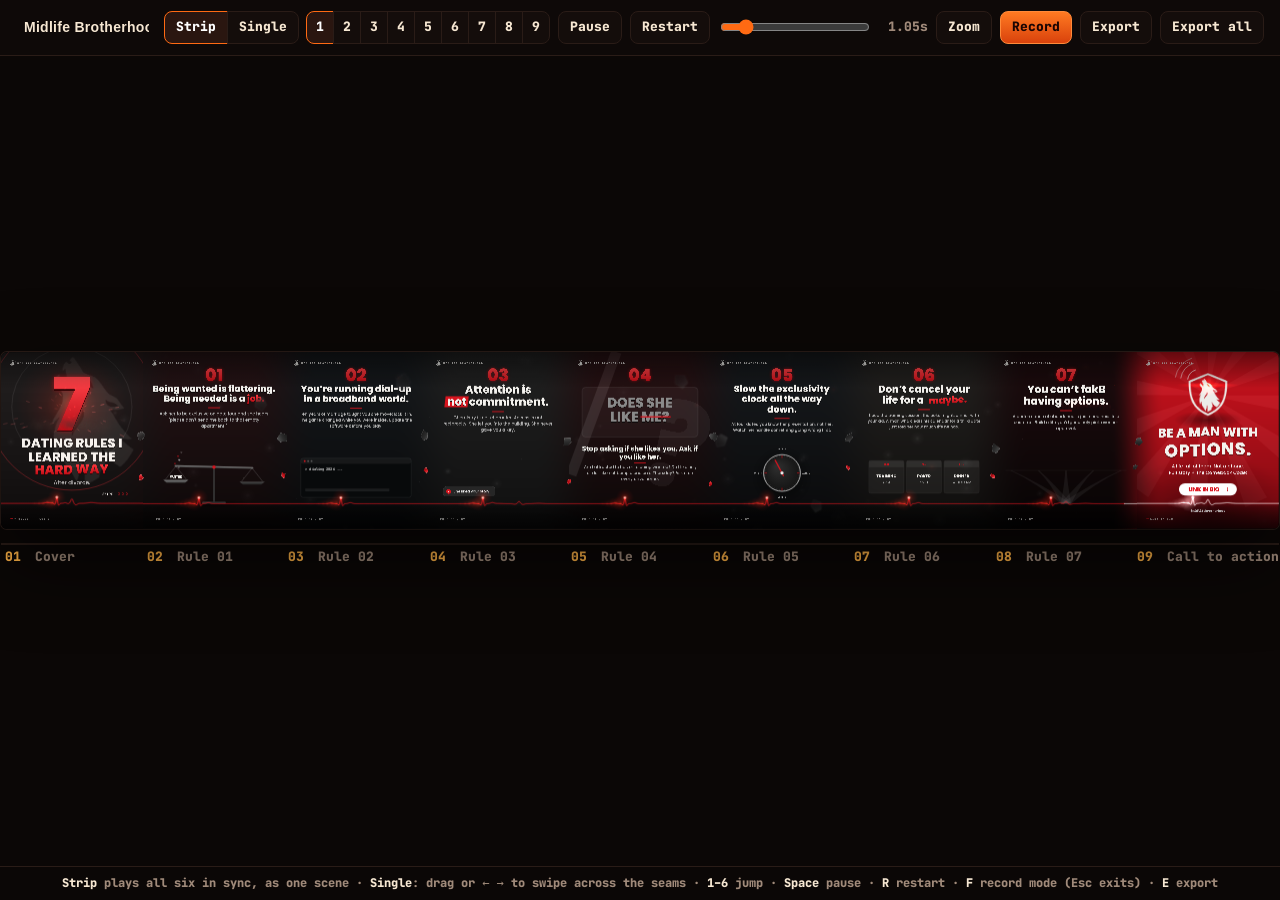
<file: carousels/dating-rules-motion/source/carousel.html>
<!doctype html>
<html lang="en">
<head>
<meta charset="utf-8">
<meta name="viewport" content="width=device-width, initial-scale=1">
<title>Live carousel</title>
<style>
@font-face{font-family:'MBP8';src:url([data-uri]) format('woff2');font-display:block;}
@font-face{font-family:'MBP7';src:url([data-uri]) format('woff2');font-display:block;}
@font-face{font-family:'MBP5';src:url([data-uri]) format('woff2');font-display:block;}
@font-face{font-family:'EBMono';src:url([data-uri]) format('woff2');font-display:block;}
:root { --bg:#0b0706; --panel:#140d0b; --line:#2a1c17; --ink:#f6e7d2; --mute:#a08a7a; --hot:#ff6a13; --hot2:#ffb347; }
* { box-sizing: border-box; }
html, body { margin: 0; height: 100%; background: var(--bg); color: var(--ink); font: 13px/1.3 EBMono, ui-monospace, Menlo, monospace; overflow: hidden; }
button { white-space: nowrap; font: inherit; color: var(--ink); background: var(--panel); border: 1px solid var(--line); border-radius: 8px; padding: 7px 11px; cursor: pointer; }
button:hover { border-color: #4a3128; }
button.on { background: #2a1610; border-color: var(--hot); color: #fff; }
button.hot { background: linear-gradient(180deg, #ff7a22, #d9420c); border-color: #ff8a3a; color: #1a0503; font-weight: 700; }
#bar { height: 56px; display: flex; align-items: center; justify-content: space-between; gap: 16px; padding: 0 16px; border-bottom: 1px solid var(--line); background: #0e0908; }
.brand { display: flex; align-items: center; gap: 8px; white-space: nowrap; overflow: hidden; }
.brand b { font-family: EBWide, sans-serif; font-size: 14px; letter-spacing: .02em; }
.brand .sep { color: var(--mute); }
.brand .muted { color: var(--mute); margin-left: 6px; overflow: hidden; text-overflow: ellipsis; }
.flame { width: 10px; height: 14px; border-radius: 50% 50% 50% 50% / 60% 60% 40% 40%; background: radial-gradient(circle at 50% 70%, #fff3c0, #ffb347 35%, #ff5a10 70%); box-shadow: 0 0 12px #ff6a13; }
nav { display: flex; align-items: center; gap: 8px; flex-wrap: nowrap; }
.seg { display: flex; } .seg button { border-radius: 0; margin-left: -1px; } .seg button:first-child { border-radius: 8px 0 0 8px; } .seg button:last-child { border-radius: 0 8px 8px 0; }
.nums button { padding: 7px 9px; }
#scrub { width: 150px; accent-color: var(--hot); } #time { width: 48px; color: var(--mute); text-align: right; }
#stage { position: absolute; top: 56px; bottom: 34px; left: 0; right: 0; display: flex; flex-direction: column; align-items: center; justify-content: center; gap: 14px; overflow: auto; }
#wrap { position: relative; display: flex; align-items: center; justify-content: center; }
#view { display: block; background: #000; border-radius: 6px; box-shadow: 0 30px 80px rgba(0,0,0,.6), 0 0 0 1px #2a1c17; touch-action: none; }
.arrow { position: absolute; top: 50%; transform: translateY(-50%); width: 44px; height: 64px; font-size: 32px; line-height: 1; padding: 0; background: rgba(20,12,10,.7); backdrop-filter: blur(6px); z-index: 2; }
#prev { left: -60px; } #next { right: -60px; }
#strip-labels { display: flex; } #strip-labels button { flex: 1; border: 0; background: none; color: var(--mute); padding: 4px 0; border-top: 2px solid var(--line); border-radius: 0; text-align: left; padding-left: 4px; }
#strip-labels button:hover { color: var(--ink); border-top-color: var(--hot); } #strip-labels i { font-style: normal; color: var(--hot2); margin-right: 6px; }
#slide-name { color: var(--mute); letter-spacing: .12em; text-transform: uppercase; font-size: 12px; }
#hint { position: absolute; bottom: 0; left: 0; right: 0; height: 34px; display: flex; align-items: center; justify-content: center; color: var(--mute); border-top: 1px solid var(--line); font-size: 12px; white-space: nowrap; overflow: hidden; }
#hint b { color: var(--ink); font-weight: 700; }
body[data-mode="strip"] .arrow, body[data-mode="strip"] #slide-name { display: none; }
body[data-mode="single"] #strip-labels { display: none; }
body[data-mode="strip"] #stage { justify-content: safe center; align-items: safe center; }
body.clean #bar, body.clean #hint, body.clean .arrow, body.clean #slide-name, body.clean #strip-labels { display: none !important; }
body.clean #stage { top: 0; bottom: 0; background: #000; }
body.clean #view { border-radius: 0; box-shadow: none; }
body.clean.nocursor, body.clean.nocursor * { cursor: none !important; }
#rec { position: fixed; top: 70px; left: 50%; transform: translateX(-50%); background: #1a0b08; border: 1px solid var(--hot); color: #ffd2b0; padding: 8px 14px; border-radius: 99px; z-index: 9; }
#loading { position: fixed; inset: 0; display: grid; place-items: center; background: var(--bg); color: var(--hot2); font-size: 14px; letter-spacing: .2em; text-transform: uppercase; z-index: 10; }
body.ready #loading { display: none; }
@media (max-width: 1660px) { .brand .muted { display: none; } }
@media (max-width: 1240px) { #export-all, #big { display: none; } #scrub { width: 90px; } }
@media (max-width: 860px) { #bar { height: auto; flex-wrap: wrap; padding: 8px 16px; } nav { flex-wrap: wrap; } #stage { top: 104px; } #prev { left: 4px; } #next { right: 4px; } }

</style>
</head>
<body data-mode="strip">
<header id="bar">
  <div class="brand"><span class="flame"></span><b id="p-brand"></b><span class="sep">/</span><span id="p-title"></span><span class="muted" id="p-meta"></span></div>
  <nav>
    <div class="seg"><button data-mode="strip" class="on">Strip</button><button data-mode="single">Single</button></div>
    <div class="seg nums" id="nums"></div>
    <button id="play">Pause</button><button id="restart">Restart</button>
    <input id="scrub" type="range" min="0" max="8" step="0.001" value="0" aria-label="Scrub time"><span id="time">0.00s</span>
    <button id="big" title="Bigger strip (scroll sideways)">Zoom</button>
    <button id="clean" class="hot" title="Full-screen single slide, no UI (F). Esc to exit.">Record</button>
    <button id="export" title="Download one exact loop of the current slide (E)">Export</button>
    <button id="export-all" title="Download all six loops">Export all</button>
  </nav>
</header>
<main id="stage">
  <div id="wrap">
    <button id="prev" class="arrow" aria-label="Previous slide">&#8249;</button>
    <canvas id="view" width="1080" height="1350"></canvas>
    <button id="next" class="arrow" aria-label="Next slide">&#8250;</button>
  </div>
  <div id="strip-labels"></div>
  <div id="slide-name"></div>
</main>
<footer id="hint"><span><b>Strip</b> plays all six in sync, as one scene · <b>Single</b>: drag or ← → to swipe across the seams · <b>1–6</b> jump · <b>Space</b> pause · <b>R</b> restart · <b>F</b> record mode (Esc exits) · <b>E</b> export</span></footer>
<div id="rec" hidden></div>
<div id="loading">Heating the grill…</div>
<script>window.__ASSETS = {"shield": "[data-uri]", "shieldring": "[data-uri]", "wolf": "[data-uri]"};</script>
<script>
(() => {
// ================================================================== PROJECT (one per carousel)
const PROJECT = {
  brand: 'Midlife Brotherhood',
  title: '7 Dating Rules After Divorce',
  loop: 8,                         // 8 s = 3 bars at 90 BPM (golden-era boom-bap tempo)
  floor: 1160,                     // y of the red pulse line that runs through every slide
  slides: ['Cover', 'Rule 01', 'Rule 02', 'Rule 03', 'Rule 04', 'Rule 05', 'Rule 06', 'Rule 07', 'Call to action'],
  counters: ['7 RULES  ·  SWIPE', 'RULE 01 / 07', 'RULE 02 / 07', 'RULE 03 / 07', 'RULE 04 / 07', 'RULE 05 / 07', 'RULE 06 / 07', 'RULE 07 / 07', 'LINK IN BIO'],
  mark: 'MIDLIFE BROTHERHOOD',
};

/* ==================================================================
   CAROUSELS ON STEROIDS · live carousel engine
   N slides · 1080×1350 · seamless loops · one continuous world.
   Every pixel is drawn in code (canvas 2D) as a pure function of t,
   so any frame can be rendered at any time and every loop is exact.
   ================================================================== */
'use strict';

// ---------------------------------------------------------------- constants
const W = PROJECT.width || 1080, H = PROJECT.height || 1350, N = PROJECT.slides.length, LOOP = PROJECT.loop || 8, WORLD = W * N;
const TAU = Math.PI * 2, PI = Math.PI;
const FLOOR = PROJECT.floor ?? 1100; // the world's floor line (y), shared by every slide
const FONT = { anton: 'EBAnton', wide: 'EBWide', blk: 'EBBlk', mono: 'EBMono' };
const OM = (k) => (TAU * k) / LOOP; // angular speed that loops exactly k times per LOOP

// ---------------------------------------------------------------- math
const clamp = (x, a = 0, b = 1) => (x < a ? a : x > b ? b : x);
const lerp = (a, b, t) => a + (b - a) * t;
const seg = (t, a, b) => clamp((t - a) / (b - a));
const frac = (x) => x - Math.floor(x);
const wrapT = (x) => ((x % LOOP) + LOOP) % LOOP;
const smooth = (a, b, x) => { const u = clamp((x - a) / (b - a)); return u * u * (3 - 2 * u); };
function hash(a, b = 0) {
  let h = Math.imul((a | 0) ^ 0x27d4eb2d, 0x165667b1) ^ Math.imul(((b | 0) + 0x3c6ef372) | 0, 0x27d4eb2f);
  h = Math.imul(h ^ (h >>> 15), 0x85ebca6b);
  h = Math.imul(h ^ (h >>> 13), 0xc2b2ae35);
  h ^= h >>> 16;
  return (h >>> 0) / 4294967296;
}
const E = {
  inQ: (x) => x * x,
  outQ: (x) => 1 - (1 - x) * (1 - x),
  inC: (x) => x * x * x,
  outC: (x) => 1 - (1 - x) ** 3,
  ioC: (x) => (x < 0.5 ? 4 * x * x * x : 1 - (-2 * x + 2) ** 3 / 2),
  ioS: (x) => x * x * (3 - 2 * x),
  outQuart: (x) => 1 - (1 - x) ** 4,
  inExpo: (x) => (x <= 0 ? 0 : 2 ** (10 * x - 10)),
  outExpo: (x) => (x >= 1 ? 1 : 1 - 2 ** (-10 * x)),
  outBack: (x, s = 1.70158) => 1 + (s + 1) * (x - 1) ** 3 + s * (x - 1) ** 2,
  inBack: (x, s = 1.70158) => (s + 1) * x * x * x - s * x * x,
  ioBack: (x, s = 1.2) => {
    const c = s * 1.525;
    return x < 0.5 ? ((2 * x) ** 2 * ((c + 1) * 2 * x - c)) / 2 : ((2 * x - 2) ** 2 * ((c + 1) * (x * 2 - 2) + c) + 2) / 2;
  },
  outElastic: (x) => (x <= 0 ? 0 : x >= 1 ? 1 : 2 ** (-10 * x) * Math.sin((x * 10 - 0.75) * (TAU / 3)) + 1),
};
const damp = (dt, f, d) => (dt < 0 ? 0 : Math.exp(-d * dt) * Math.cos(f * dt)); // 1 → 0, oscillating
const kick = (dt, f, d) => (dt < 0 ? 0 : Math.exp(-d * dt) * Math.sin(f * dt)); // 0 → bump → 0
const decay = (dt, d) => (dt < 0 ? 0 : Math.exp(-d * dt));
// value noise that loops exactly every LOOP seconds (P lattice points per loop)
function pnoise(t, P, seed = 0) {
  const x = (wrapT(t) / LOOP) * P, i = Math.floor(x), f = x - i, u = f * f * (3 - 2 * f);
  return lerp(hash(i % P, seed), hash((i + 1) % P, seed), u) * 2 - 1;
}
function hex2rgb(h) { const n = parseInt(h.slice(1), 16); return [(n >> 16) & 255, (n >> 8) & 255, n & 255]; }
function mixHex(a, b, t) {
  const A = hex2rgb(a), B = hex2rgb(b);
  return `rgb(${Math.round(lerp(A[0], B[0], t))},${Math.round(lerp(A[1], B[1], t))},${Math.round(lerp(A[2], B[2], t))})`;
}

// ---------------------------------------------------------------- visibility (set by renderer per slide call)
const VIS = { x0: 0, x1: W };
const vis = (a, b) => b > VIS.x0 && a < VIS.x1;

// ---------------------------------------------------------------- canvases, sprites, gradient cache
function mk(w, h) { const c = document.createElement('canvas'); c.width = Math.max(1, Math.ceil(w)); c.height = Math.max(1, Math.ceil(h)); return c; }
let CAN_FILTER = false;
try { const tg = mk(4, 4).getContext('2d'); tg.filter = 'blur(2px)'; CAN_FILTER = tg.filter === 'blur(2px)'; } catch (e) { /* no filter */ }
function blurred(src, px, pad = Math.ceil(px * 2.5)) {
  const c = mk(src.width + pad * 2, src.height + pad * 2), g = c.getContext('2d');
  if (CAN_FILTER) { g.filter = `blur(${px}px)`; g.drawImage(src, pad, pad); g.filter = 'none'; }
  else {
    const f = Math.max(2, px / 2), s = mk(c.width / f, c.height / f), sg = s.getContext('2d');
    sg.imageSmoothingQuality = 'high'; sg.drawImage(src, pad / f, pad / f, src.width / f, src.height / f);
    g.imageSmoothingQuality = 'high'; g.drawImage(s, 0, 0, c.width, c.height);
  }
  c.pad = pad; return c;
}
function soften(src, px) {
  if (!CAN_FILTER) return src;
  const c = mk(src.width, src.height), g = c.getContext('2d');
  g.filter = `blur(${px}px)`; g.drawImage(src, 0, 0); g.filter = 'none'; return c;
}
function radial(size, stops) {
  const c = mk(size, size), g = c.getContext('2d'), r = size / 2;
  const gr = g.createRadialGradient(r, r, 0, r, r, r);
  for (const [o, col] of stops) gr.addColorStop(o, col);
  g.fillStyle = gr; g.fillRect(0, 0, size, size); return c;
}
const GC = new WeakMap();
function gcache(g) { let c = GC.get(g); if (!c) { c = {}; GC.set(g, c); } return c; }
function LG(g, key, x0, y0, x1, y1, stops) {
  const c = gcache(g); let gr = c[key];
  if (!gr) { gr = g.createLinearGradient(x0, y0, x1, y1); for (const [o, col] of stops) gr.addColorStop(o, col); c[key] = gr; }
  return gr;
}
function RG(g, key, x0, y0, r0, x1, y1, r1, stops) {
  const c = gcache(g); let gr = c[key];
  if (!gr) { gr = g.createRadialGradient(x0, y0, r0, x1, y1, r1); for (const [o, col] of stops) gr.addColorStop(o, col); c[key] = gr; }
  return gr;
}
function cloud(size, seed, rgb) {
  const c = mk(size, size), g = c.getContext('2d');
  for (let k = 0; k < 30; k++) {
    const a = hash(seed, k) * TAU, d = Math.sqrt(hash(seed, k + 50)) * size * 0.25;
    const x = size / 2 + Math.cos(a) * d, y = size / 2 + Math.sin(a) * d * 0.8;
    const r = size * (0.1 + 0.15 * hash(seed, k + 99));
    const al = 0.09 + 0.13 * hash(seed, k + 7);
    const gr = g.createRadialGradient(x, y, 0, x, y, r);
    gr.addColorStop(0, `rgba(${rgb},${al})`); gr.addColorStop(0.6, `rgba(${rgb},${al * 0.45})`); gr.addColorStop(1, `rgba(${rgb},0)`);
    g.fillStyle = gr; g.beginPath(); g.arc(x, y, r, 0, TAU); g.fill();
  }
  return soften(c, 4);
}
function grainTile(size) {
  const c = mk(size, size), g = c.getContext('2d'), im = g.createImageData(size, size);
  for (let i = 0; i < size * size; i++) {
    const v = hash(i, 991) * 255, a = 10 + hash(i, 992) * 22;
    im.data[i * 4] = v; im.data[i * 4 + 1] = v; im.data[i * 4 + 2] = v; im.data[i * 4 + 3] = a;
  }
  g.putImageData(im, 0, 0); return c;
}
function flameSprite() {
  const c = mk(128, 256), g = c.getContext('2d');
  const tear = (s, bot) => {
    const cx = 64, b = bot, top = bot - 236 * s;
    g.beginPath(); g.moveTo(cx, top);
    g.bezierCurveTo(cx + 12 * s, top + 60 * s, cx + 54 * s, b - 120 * s, cx + 50 * s, b - 58 * s);
    g.bezierCurveTo(cx + 46 * s, b - 14 * s, cx + 22 * s, b, cx, b);
    g.bezierCurveTo(cx - 22 * s, b, cx - 46 * s, b - 14 * s, cx - 50 * s, b - 58 * s);
    g.bezierCurveTo(cx - 54 * s, b - 120 * s, cx - 12 * s, top + 60 * s, cx, top);
    g.closePath();
  };
  let gr = g.createLinearGradient(0, 10, 0, 250);
  gr.addColorStop(0, 'rgba(190,25,0,0)'); gr.addColorStop(0.25, 'rgba(225,45,5,0.42)'); gr.addColorStop(0.52, 'rgba(255,105,18,0.78)');
  gr.addColorStop(0.8, 'rgba(255,165,48,0.95)'); gr.addColorStop(1, 'rgba(255,205,105,1)');
  tear(1, 250); g.fillStyle = gr; g.fill();
  gr = g.createLinearGradient(0, 120, 0, 250);
  gr.addColorStop(0, 'rgba(255,215,120,0)'); gr.addColorStop(0.5, 'rgba(255,232,165,0.75)'); gr.addColorStop(1, 'rgba(255,250,225,1)');
  tear(0.52, 250); g.fillStyle = gr; g.fill();
  return soften(c, 5);
}
function wisp(seed) {
  const c = mk(128, 256), g = c.getContext('2d');
  for (let k = 0; k < 22; k++) {
    const u = k / 21, x = 64 + Math.sin(u * 5 + seed) * 22 + (hash(seed, k) - 0.5) * 18, y = 236 - u * 210, r = 18 + 22 * Math.sin(PI * u) + 8 * hash(seed, k + 40);
    const gr = g.createRadialGradient(x, y, 0, x, y, r); const a = 0.1 + 0.08 * hash(seed, k + 9);
    gr.addColorStop(0, `rgba(245,238,230,${a})`); gr.addColorStop(1, 'rgba(245,238,230,0)'); g.fillStyle = gr; g.beginPath(); g.arc(x, y, r, 0, TAU); g.fill();
  }
  return soften(c, 5);
}

const SPR = {};
function buildBaseSprites() {
  SPR.glow = radial(128, [[0, 'rgba(255,255,255,1)'], [0.25, 'rgba(255,255,255,0.5)'], [1, 'rgba(255,255,255,0)']]);
  SPR.ember = radial(64, [[0, 'rgba(255,252,232,1)'], [0.12, 'rgba(255,214,120,1)'], [0.3, 'rgba(255,130,30,0.55)'], [0.6, 'rgba(255,70,10,0.15)'], [1, 'rgba(255,40,0,0)']]);
  SPR.orange = radial(256, [[0, 'rgba(255,150,50,0.95)'], [0.3, 'rgba(255,100,20,0.45)'], [0.65, 'rgba(220,50,5,0.12)'], [1, 'rgba(180,20,0,0)']]);
  SPR.red = radial(256, [[0, 'rgba(255,60,25,0.85)'], [0.45, 'rgba(190,20,8,0.3)'], [1, 'rgba(120,0,0,0)']]);
  SPR.gold = radial(256, [[0, 'rgba(255,205,90,0.9)'], [0.4, 'rgba(255,160,40,0.32)'], [1, 'rgba(220,110,10,0)']]);
  SPR.cream = radial(128, [[0, 'rgba(255,244,220,1)'], [0.35, 'rgba(255,220,170,0.4)'], [1, 'rgba(255,200,140,0)']]);
  SPR.dark = radial(128, [[0, 'rgba(0,0,0,0.9)'], [0.5, 'rgba(0,0,0,0.45)'], [1, 'rgba(0,0,0,0)']]);
  SPR.smoke = [0, 1, 2, 3].map((i) => cloud(256, 40 + i, '62,50,46'));
  SPR.smokeLit = [0, 1].map((i) => cloud(256, 60 + i, '160,72,40'));
  SPR.steam = [0, 1, 2].map((i) => cloud(256, 80 + i, '240,232,224'));
  SPR.wisp = [0, 1, 2, 3].map((i) => wisp(3 + i * 2.3));
  SPR.flame = flameSprite();
  SPR.grain = grainTile(256);
}

// ---------------------------------------------------------------- typography
const SCR = mk(8, 8).getContext('2d');
const fstr = (font, size) => `${size}px ${font}`;
function capOf(font, size) { SCR.font = fstr(font, size); return SCR.measureText('H').actualBoundingBoxAscent; }
function fillFrom(g, fill, top, base) {
  if (typeof fill === 'string') return fill;
  const gr = g.createLinearGradient(0, top, 0, base);
  for (const [o, c] of fill) gr.addColorStop(o, c);
  return gr;
}
// One glyph (or a whole string) rendered with a full style to its own canvas.
// st: { fill, stroke:[color,w], ext:[depth,color], extX, glow:[color,blur], shine, inner }
function glyph(str, font, size, st) {
  SCR.font = fstr(font, size);
  const m = SCR.measureText(str);
  const ext = st.ext ? st.ext[0] : 0, gl = st.glow ? st.glow[1] : 0, sw = st.stroke ? st.stroke[1] : 0;
  const pad = Math.ceil(10 + ext * 1.1 + gl * 1.3 + sw);
  const L0 = Math.ceil(m.actualBoundingBoxLeft), R0 = Math.ceil(m.actualBoundingBoxRight);
  const A0 = Math.ceil(m.actualBoundingBoxAscent), D0 = Math.ceil(m.actualBoundingBoxDescent);
  const w = L0 + R0 + pad * 2, h = A0 + D0 + pad * 2;
  const c = mk(w, h), g = c.getContext('2d');
  const bx = pad + L0, by = pad + A0, cap = capOf(font, size);
  g.font = SCR.font; g.lineJoin = 'round'; g.miterLimit = 2;
  if (str.trim()) {
    const ex = st.extX ?? 0.32;
    if (st.glow) { g.save(); g.shadowColor = st.glow[0]; g.shadowBlur = st.glow[1]; g.fillStyle = st.glow[0]; g.fillText(str, bx, by); g.fillText(str, bx, by); g.restore(); }
    if (st.ext) {
      const [d, col] = st.ext; g.fillStyle = col;
      for (let i = d; i >= 1; i -= 1) g.fillText(str, bx + i * ex, by + i);
      if (sw) { g.strokeStyle = col; g.lineWidth = sw; g.strokeText(str, bx + d * ex, by + d); }
    }
    if (st.stroke) { g.strokeStyle = st.stroke[0]; g.lineWidth = st.stroke[1]; g.strokeText(str, bx, by); }
    if (st.fill) { g.fillStyle = fillFrom(g, st.fill, by - cap, by); g.fillText(str, bx, by); }
    if (st.shine) {
      g.save(); g.globalCompositeOperation = 'source-atop';
      const gr = g.createLinearGradient(0, by - cap, 0, by - cap * 0.5);
      gr.addColorStop(0, `rgba(255,255,255,${st.shine})`); gr.addColorStop(1, 'rgba(255,255,255,0)');
      g.fillStyle = gr; g.fillRect(0, by - cap - 4, w, cap * 0.5 + 4); g.restore();
    }
  }
  // cx, cy = sprite-local center of the cap box (pivot for animation)
  return { c, w, h, bx, by, adv: m.width, cap, cx: bx + (R0 - L0) / 2, cy: by - cap / 2 };
}
// Word split into per-letter sprites sharing one layout.
function word(str, font, size, st, track = 0) {
  SCR.font = fstr(font, size);
  const items = []; let x = 0;
  for (const ch of str) {
    const adv = SCR.measureText(ch).width;
    items.push({ ch, pen: x, adv, g: ch === ' ' ? null : glyph(ch, font, size, st) });
    x += adv + track;
  }
  return { items, width: x - track, size, cap: capOf(font, size), font };
}
function fitSize(str, font, size, maxW, track = 0) {
  SCR.font = fstr(font, size);
  let w = 0; for (const ch of str) w += SCR.measureText(ch).width + track; w -= track;
  return w > maxW ? Math.floor((size * maxW) / w) : size;
}
// draw letter `it` of a word whose left pen is at `left`, baseline `base`.
// o: dx, dy, s, sx, sy, rot, alpha, piv (0 = cap centre, 1 = baseline), spr (override sprite)
function drawLetter(g, it, left, base, o = {}) {
  const G = o.spr || it.g; if (!G) return;
  const a = o.alpha ?? 1; if (a <= 0.003) return;
  const piv = o.piv || 0, pcy = G.cy + (G.cap / 2) * piv;
  const px = left + it.pen + (G.cx - G.bx), py = base - G.cap / 2 + (G.cap / 2) * piv;
  g.save();
  g.translate(px + (o.dx || 0), py + (o.dy || 0));
  if (o.rot) g.rotate(o.rot);
  const sx = o.sx ?? o.s ?? 1, sy = o.sy ?? o.s ?? 1;
  if (sx !== 1 || sy !== 1) g.scale(sx, sy);
  if (a !== 1) g.globalAlpha *= a;
  if (o.comp) g.globalCompositeOperation = o.comp;
  g.drawImage(G.c, -G.cx, -pcy);
  g.restore();
}
function letterCenter(it, left, base) { const G = it.g; return { x: left + it.pen + (G ? G.cx - G.bx : it.adv / 2), y: base - (G ? G.cap / 2 : 0) }; }
// whole-string sprite drawn centred on (x, baseline)
function drawSprite(g, G, x, base, o = {}) {
  const a = o.alpha ?? 1; if (a <= 0.003) return;
  g.save();
  g.translate(x + (o.dx || 0), base - G.cap / 2 + (o.dy || 0));
  if (o.rot) g.rotate(o.rot);
  const sx = o.sx ?? o.s ?? 1, sy = o.sy ?? o.s ?? 1;
  if (sx !== 1 || sy !== 1) g.scale(sx, sy);
  if (a !== 1) g.globalAlpha *= a;
  if (o.comp) g.globalCompositeOperation = o.comp;
  g.drawImage(G.c, -G.cx, -G.cy);
  g.restore();
}

// Burn mask: draws sprite G with everything above a jagged burning front removed,
// and a white-hot band just below the front. edge: 0 = front at top (all visible) … 1 = front at bottom (nothing).
const BURN = mk(1400, 700), BX = BURN.getContext('2d');
function burnLetter(g, G, cx, cy, edge, t, seed, s = 1, alpha = 1) {
  if (edge >= 1 || alpha <= 0.003) return;
  const w = G.c.width, h = G.c.height;
  const top = G.cy - G.cap / 2 - 30, bot = G.cy + G.cap / 2 + 34;
  const ey = lerp(top, bot, edge);
  BX.globalCompositeOperation = 'source-over'; BX.globalAlpha = 1;
  BX.clearRect(0, 0, w + 2, h + 2); BX.drawImage(G.c, 0, 0);
  if (edge > 0) {
    BX.globalCompositeOperation = 'source-atop';
    const gr = BX.createLinearGradient(0, ey - 12, 0, ey + 90);
    gr.addColorStop(0, 'rgba(255,255,236,1)'); gr.addColorStop(0.18, 'rgba(255,214,110,1)');
    gr.addColorStop(0.5, 'rgba(255,110,25,0.75)'); gr.addColorStop(1, 'rgba(255,60,0,0)');
    BX.fillStyle = gr; BX.fillRect(0, ey - 12, w, 104);
    BX.globalCompositeOperation = 'destination-out';
    BX.beginPath(); BX.moveTo(-2, -2); BX.lineTo(w + 2, -2);
    for (let k = 14; k >= 0; k--) {
      const x = (k / 14) * w;
      const y = ey + 10 * Math.sin(k * 2.1 + seed * 3.7 + t * OM(88)) + 7 * Math.sin(k * 5.3 + seed);
      BX.lineTo(x, y);
    }
    BX.closePath(); BX.fill();
  }
  BX.globalCompositeOperation = 'source-over';
  g.save(); if (alpha !== 1) g.globalAlpha *= alpha;
  g.translate(cx, cy); if (s !== 1) g.scale(s, s);
  g.drawImage(BURN, 0, 0, w, h, -G.cx, -G.cy, w, h);
  g.restore();
  if (edge > 0.02 && edge < 0.98) { // glowing front line
    const yy = cy + (ey - G.cy) * s;
    g.save(); g.globalCompositeOperation = 'lighter'; g.globalAlpha = 0.55 * alpha;
    g.drawImage(SPR.orange, cx - w * 0.5 * s, yy - 26, w * s, 52); g.restore();
  }
}

// ---------------------------------------------------------------- particles (closed-form, deterministic)
// Rising field (embers/sparks). Life must divide LOOP so the field loops exactly.
function embers(g, t, o) {
  const nc = Math.round(LOOP / o.life);
  g.save(); g.globalCompositeOperation = o.comp || 'lighter';
  const sp = o.spr || SPR.ember;
  for (let i = 0; i < o.n; i++) {
    const ph = hash(o.seed, i), z = t / o.life + ph, cyc = Math.floor(z), u = z - cyc, age = u * o.life;
    const ci = ((cyc % nc) + nc) % nc;
    const r1 = hash(o.seed + 1, i * 16 + ci), r2 = hash(o.seed + 2, i * 16 + ci), r3 = hash(o.seed + 3, i * 16 + ci);
    const x = lerp(o.x0, o.x1, r1) + (o.wind || 0) * age + Math.sin(age * (2 + r3 * 3) + r2 * 9) * (o.wig ?? 26) * u;
    const y = lerp(o.y0, o.y1 ?? o.y0, r3) - o.rise * (0.55 + 0.7 * r2) * u;
    if (x < VIS.x0 - 60 || x > VIS.x1 + 60) continue;
    const I = o.inten ? o.inten(wrapT(t - age), x) : 1; if (I <= 0.01) continue;
    const s = lerp(o.size[0], o.size[1], r3 * r3) * (1 - u * 0.55);
    const fl = 0.7 + 0.3 * Math.sin(t * OM(40) + i * 1.7);
    g.globalAlpha = clamp(I * (o.alpha ?? 1) * Math.sin(PI * Math.min(1, u * 1.1)) * fl);
    g.drawImage(sp, x - s, y - s, s * 2, s * 2);
    if (o.streak && s > 2) { // short motion streak
      g.globalAlpha *= 0.5; g.drawImage(sp, x - s * 0.6 - (o.wind || 0) * 0.03, y - s * 0.6 + o.rise * 0.03, s * 1.2, s * 1.2);
    }
  }
  g.restore();
}
// Soft puffs (smoke / steam). x(tb), y(tb) give the emitter position at birth time.
function puffs(g, t, o) {
  const nc = Math.round(LOOP / o.life);
  g.save(); if (o.comp) g.globalCompositeOperation = o.comp;
  const set = o.sprites;
  for (let i = 0; i < o.n; i++) {
    const ph = hash(o.seed, i), z = t / o.life + ph, cyc = Math.floor(z), u = z - cyc, age = u * o.life;
    const ci = ((cyc % nc) + nc) % nc;
    const r1 = hash(o.seed + 1, i * 16 + ci), r2 = hash(o.seed + 2, i * 16 + ci), r3 = hash(o.seed + 3, i * 16 + ci);
    const tb = wrapT(t - age);
    const I = o.inten ? o.inten(tb) : 1; if (I <= 0.01) continue;
    const ex = o.x ? o.x(tb) : 0, ey = o.y ? o.y(tb) : 0;
    const sz = lerp(o.size[0], o.size[1], Math.sqrt(u)) * (0.7 + 0.6 * r2);
    const x = ex + (r1 - 0.5) * o.spread + (o.drift || 0) * age * (0.7 + 0.6 * r3) + Math.sin(age * 1.3 + r2 * 9) * 22;
    const y = ey - o.rise * u * (0.7 + 0.6 * r3) + (o.yspread ? (r3 - 0.5) * o.yspread : 0);
    if (x + sz < VIS.x0 || x - sz > VIS.x1) continue;
    g.globalAlpha = clamp(o.alpha * I * Math.sin(PI * u) ** 1.1);
    const asp = o.aspect || 1, ww = sz / Math.sqrt(asp), hh = sz * Math.sqrt(asp);
    g.drawImage(set[(i + ci) % set.length], x - ww / 2, y - hh / 2, ww, hh);
  }
  g.restore();
}
// Burst: n particles launched at te with drag + gravity (closed form). wrap: tails continue across the loop.
function burst(g, t, te, o) {
  let age = t - te; if (o.wrap !== false) age = wrapT(age);
  const maxLife = o.life[1] + (o.delayMax || 0);
  if (age < 0 || age > maxLife) return;
  const k = o.drag ?? 1.6, gy = o.g ?? 0;
  g.save(); g.globalCompositeOperation = o.comp || 'lighter';
  for (let i = 0; i < o.n; i++) {
    const r = (j) => hash(o.seed * 31 + j, i);
    const a = age - (o.delay ? o.delay(i, r) : 0);
    const life = lerp(o.life[0], o.life[1], r(1)); if (a < 0 || a > life) continue;
    const ang = lerp(o.ang[0], o.ang[1], r(2)), spd = lerp(o.spd[0], o.spd[1], r(3) ** 0.8);
    const vx = Math.cos(ang) * spd, vy = Math.sin(ang) * spd;
    const e = Math.exp(-k * a), f = (1 - e) / k;
    const x0 = o.x + (r(4) - 0.5) * (o.sx || 0), y0 = o.y + (r(5) - 0.5) * (o.sy || 0);
    const x = x0 + vx * f + (o.wind || 0) * a;
    let y = y0 + (vy - gy / k) * f + (gy / k) * a;
    let cvx = vx * e, cvy = (vy - gy / k) * e + gy / k;
    if (o.floor != null && y > o.floor) { y = o.floor; cvx *= 0.1; cvy = 0; }
    if (x < VIS.x0 - 80 || x > VIS.x1 + 80) continue;
    const u = a / life, sz = lerp(o.size[0], o.size[1], r(6)) * (o.shrink === false ? 1 : 1 - u * 0.6);
    const al = (o.alpha ?? 1) * (1 - u) ** (o.fade ?? 1.2);
    if (al <= 0.01) continue;
    g.globalAlpha = clamp(al);
    if (o.kind === 'spark') {
      const sp = Math.hypot(cvx, cvy), ln = Math.min(o.len ?? 0.035, 0.035) * sp + 2;
      const nx = sp ? cvx / sp : 0, ny = sp ? cvy / sp : 0;
      g.strokeStyle = o.color || 'rgba(255,214,140,1)'; g.lineWidth = sz; g.lineCap = 'round';
      g.beginPath(); g.moveTo(x, y); g.lineTo(x - nx * ln, y - ny * ln); g.stroke();
    } else if (o.kind === 'drop') {
      const sp = Math.hypot(cvx, cvy), st = 1 + Math.min(1.6, sp / 900);
      g.save(); g.translate(x, y); g.rotate(Math.atan2(cvy, cvx));
      g.fillStyle = o.color; g.beginPath(); g.ellipse(0, 0, sz * st, sz, 0, 0, TAU); g.fill();
      g.fillStyle = o.hi || 'rgba(255,255,255,0.55)'; g.beginPath(); g.ellipse(sz * 0.3, -sz * 0.35, sz * 0.38, sz * 0.24, 0, 0, TAU); g.fill();
      g.restore();
    } else if (o.kind === 'puff') {
      const s2 = sz * (1 + u * (o.grow ?? 2));
      const set = o.sprites; g.drawImage(set[i % set.length], x - s2 / 2, y - s2 / 2, s2, s2);
    } else if (o.kind === 'dot') {
      g.fillStyle = o.color; g.beginPath(); g.arc(x, y, sz, 0, TAU); g.fill();
    } else {
      const sp = o.spr || SPR.ember; g.drawImage(sp, x - sz, y - sz, sz * 2, sz * 2);
    }
  }
  g.restore();
}
// Shockwave ring (ellipse). flat = ry/rx
function ring(g, t, ti, x, y, o) {
  const dt = t - ti; if (dt < 0 || dt > o.dur) return;
  const p = dt / o.dur, r = lerp(o.r0, o.r1, E.outC(p));
  g.save(); g.globalCompositeOperation = o.comp || 'lighter';
  g.globalAlpha = (o.alpha ?? 1) * (1 - p) ** 1.4;
  g.strokeStyle = o.color || 'rgba(255,170,80,1)'; g.lineWidth = Math.max(0.5, o.w * (1 - p * 0.85));
  g.beginPath(); g.ellipse(x, y, r, r * (o.flat ?? 1), 0, 0, TAU); g.stroke();
  if (o.soft) { g.globalAlpha *= 0.35; g.lineWidth *= 4; g.stroke(); }
  g.restore();
}
// Fire: a row of flame tongues. World-anchored (wx = world offset of local x=0) so rows line up across seams.
function flames(g, t, x0, x1, base, hgt, o = {}) {
  const sp = o.spacing || 34, wx = o.wx || 0, seed = o.seed || 0;
  const i0 = Math.floor((x0 + wx) / sp) - 2, i1 = Math.ceil((x1 + wx) / sp) + 2;
  g.save(); g.globalCompositeOperation = o.comp || 'lighter';
  for (let layer = 0; layer < (o.layers || 2); layer++) {
    for (let i = i0; i <= i1; i++) {
      const r1 = hash(i, seed + layer * 7), r2 = hash(i, seed + 13 + layer * 7);
      const xw = i * sp + (r1 - 0.5) * sp * 0.9, x = xw - wx;
      if (x < VIS.x0 - 120 || x > VIS.x1 + 120) continue;
      const env = o.env ? o.env(x, xw) : 1; if (env <= 0.01) continue;
      const n = 0.5 + 0.5 * pnoise(t + r1 * 3, 22, i * 3 + layer + seed);
      const h = hgt * env * (0.42 + 0.58 * n) * (layer ? 0.62 : 1) * (0.75 + 0.5 * r2);
      if (h < 6) continue;
      const w = (o.width || 74) * (0.7 + 0.6 * r2) * (layer ? 0.75 : 1) * (0.6 + 0.4 * Math.min(1, h / 200));
      const sway = pnoise(t + r2 * 5, 14, i + 77 + seed) * h * 0.22;
      g.globalAlpha = (o.alpha ?? 1) * (layer ? 1 : 0.85);
      g.save(); g.translate(x, base); g.transform(1, 0, -sway / h, 1, 0, 0);
      g.drawImage(SPR.flame, -w / 2, -h, w, h * 1.02); g.restore();
    }
  }
  // base bed of light + embers spitting off the tips
  if (o.bed !== false) {
    g.globalAlpha = (o.alpha ?? 1) * 0.55; g.drawImage(SPR.orange, x0 - 80, base - hgt * 0.55, x1 - x0 + 160, hgt * 1.1);
  }
  if (o.licks !== false) {
    const sp2 = sp * 1.4, nl = Math.ceil((x1 - x0) / sp2) + 2;
    for (let j = 0; j < nl; j++) {
      const idx = Math.floor((x0 + wx) / sp2) + j, life = LOOP / 8, u = frac(t / life + hash(idx, seed + 91));
      const xw = idx * sp2 + hash(idx, seed + 92) * sp2, x = xw - wx;
      const env = o.env ? o.env(x, xw) : 1; if (env <= 0.05) continue;
      const y = base - hgt * env * (0.5 + 1.1 * u), s = (4 + 7 * hash(idx, seed + 93)) * (1 - u * 0.6);
      g.globalAlpha = (o.alpha ?? 1) * Math.sin(PI * u);
      g.drawImage(SPR.ember, x + Math.sin(u * 7 + idx) * 14 - s * 2, y - s * 2, s * 4, s * 4);
    }
  }
  g.restore();
}
// drip shape with a bulb, hanging from (x, y0)
function dripPath(g, x, y0, w, len) {
  if (len < 2) return;
  const b = Math.min(w * 0.6, len * 0.45);
  g.moveTo(x - w / 2, y0);
  g.bezierCurveTo(x - w / 2, y0 + len * 0.45, x - b * 0.7, y0 + len - b * 2.1, x - b, y0 + len - b);
  g.arc(x, y0 + len - b, b, PI, 0, true);
  g.bezierCurveTo(x + b * 0.7, y0 + len - b * 2.1, x + w / 2, y0 + len * 0.45, x + w / 2, y0);
  g.closePath();
}
function rrect(g, x, y, w, h, r) {
  g.moveTo(x + r, y); g.lineTo(x + w - r, y); g.arcTo(x + w, y, x + w, y + r, r); g.lineTo(x + w, y + h - r);
  g.arcTo(x + w, y + h, x + w - r, y + h, r); g.lineTo(x + r, y + h); g.arcTo(x, y + h, x, y + h - r, r);
  g.lineTo(x, y + r); g.arcTo(x, y, x + r, y, r); g.closePath();
}

// ---------------------------------------------------------------- image assets (files in assets/, embedded by build.py)
// IMG['logo'] is the HTMLImageElement for assets/logo.png (name = file name without extension).
const IMG = {};
function loadAssets() {
  const src = window.__ASSETS || {};
  return Promise.all(Object.entries(src).map(([name, url]) => new Promise((res) => {
    const im = new Image();
    im.onload = () => { IMG[name] = im; res(); };
    im.onerror = () => { console.warn('asset failed to load:', name); res(); };
    im.src = url;
  })));
}
// draw an asset centred on (x, y) at width w (height keeps aspect unless h given). o: rot, alpha, comp
function drawImg(g, name, x, y, w, h, o = {}) {
  const im = IMG[name]; if (!im) return;
  const hh = h || (w * im.naturalHeight) / im.naturalWidth;
  g.save(); g.translate(x, y); if (o.rot) g.rotate(o.rot); if (o.alpha != null) g.globalAlpha *= o.alpha; if (o.comp) g.globalCompositeOperation = o.comp;
  g.drawImage(im, -w / 2, -hh / 2, w, hh); g.restore();
}

// ================================================================== BRAND KIT · Midlife Brotherhood
// Type: Poppins (OFL) for everything, JetBrains Mono for terminal / labels.
FONT.anton = 'MBP8'; FONT.wide = 'MBP7'; FONT.blk = 'MBP5';
const F8 = FONT.anton, F7 = FONT.wide, F5 = FONT.blk, FM = FONT.mono;
const C = { red: '#d7141e', hot: '#ff3b40', white: '#f4f2ee', grey: '#b3b3b3', dim: '#707070', char: '#1c1c1c', ink: '#0c0c0c' };
const BEAT = 60 / 90;                 // 90 BPM
const SN = (n) => n * BEAT;           // time of beat n (snares on odd n: 0.67, 2.0, 3.33, 4.67, 6.0, 7.33)
const TX = {
  white: { fill: C.white, ext: [5, '#050505'], extX: 0 },
  red: { fill: [[0, '#ff3a40'], [1, '#c10f18']], ext: [5, '#2a0204'], extX: 0 },
  num: { fill: [[0, '#ff4045'], [1, '#c20f18']], glow: ['rgba(215,20,30,0.55)', 26] },
  grey: { fill: C.grey },
  plain: { fill: C.white },
};

// ---------------------------------------------------------------- text layout (word sprites)
function wrapWords(str, font, size, maxW) {
  SCR.font = fstr(font, size); const sp = SCR.measureText(' ').width;
  const lines = []; let cur = [], w = 0;
  for (const wd of str.split(' ')) {
    const ww = SCR.measureText(wd).width;
    if (cur.length && w + sp + ww > maxW) { lines.push(cur); cur = []; w = 0; }
    w += (cur.length ? sp : 0) + ww; cur.push(wd);
  }
  if (cur.length) lines.push(cur);
  return lines;
}
// o: cx, top, lh, align, lines (array of word arrays), styleFor(word, index)
function layoutText(str, font, size, maxW, style, o = {}) {
  const lh = (o.lh || 1.15) * size, cx = o.cx ?? 540, top = o.top ?? 400, align = o.align || 'center';
  const lines = o.lines || wrapWords(str, font, size, maxW);
  SCR.font = fstr(font, size); const sp = SCR.measureText(' ').width, cap = capOf(font, size);
  const items = []; let wi = 0;
  lines.forEach((ws, li) => {
    SCR.font = fstr(font, size);
    const widths = ws.map((w) => SCR.measureText(w).width), tw = widths.reduce((a, b) => a + b, 0) + sp * (ws.length - 1);
    let x = align === 'center' ? cx - tw / 2 : align === 'left' ? cx : cx - tw;
    const base = top + cap + li * lh;
    ws.forEach((w, j) => {
      const st = (o.styleFor && o.styleFor(w, wi)) || style;
      items.push({ w, G: glyph(w, font, size, st), x: x + widths[j] / 2, left: x, base, li, wi: wi++, width: widths[j] });
      x += widths[j] + sp;
    });
  });
  return { items, n: lines.length, top, bottom: top + cap + (lines.length - 1) * lh, lh, cap, size };
}
function drawText(g, L, f) { for (const it of L.items) drawSprite(g, it.G, it.x, it.base, f ? f(it) || {} : {}); }

// ---------------------------------------------------------------- the wolf (from the official logo)
// eye position inside the images (fractions of width / height)
const EYE = { wolf: [0.432, 0.2006], shield: [0.5067, 0.2882] };
function drawLogo(g, name, x, y, w, o = {}) {
  const im = IMG[name]; if (!im) return;
  const h = (w * im.naturalHeight) / im.naturalWidth;
  g.save(); g.translate(x, y); if (o.rot) g.rotate(o.rot);
  g.scale(o.sx ?? 1, o.sy ?? 1);
  if (o.alpha != null) g.globalAlpha *= o.alpha;
  g.drawImage(im, -w / 2, -h / 2, w, h);
  if (o.eye > 0.01) { // red glow on the eye
    const [ex, ey] = EYE[name], px = -w / 2 + ex * w, py = -h / 2 + ey * h, s = w * 0.16 * (0.6 + o.eye);
    g.globalCompositeOperation = 'lighter'; g.globalAlpha = clamp(o.eye) * (o.alpha ?? 1);
    g.drawImage(SPR.red, px - s, py - s, s * 2, s * 2);
    g.drawImage(SPR.red, px - s * 3, py - s * 0.3, s * 6, s * 0.6); // lens streak
  }
  g.restore();
}
// the wolf's open mouth (where the howl comes from), in the same fractions of wolf.png
const MOUTH = [0.13, 0.11];

// ---------------------------------------------------------------- shapes
function heart(g, x, y, s) {
  g.beginPath(); g.moveTo(x, y + s * 0.35);
  g.bezierCurveTo(x - s * 1.1, y - s * 0.35, x - s * 0.45, y - s * 1.05, x, y - s * 0.45);
  g.bezierCurveTo(x + s * 0.45, y - s * 1.05, x + s * 1.1, y - s * 0.35, x, y + s * 0.35); g.closePath();
}
function keyPath(g, s) { // centred on the bow, shaft pointing right
  g.beginPath(); g.arc(-60 * s, 0, 34 * s, 0, TAU); g.moveTo(-60 * s + 14 * s, 0); g.arc(-60 * s, 0, 14 * s, 0, TAU, true);
  g.rect(-28 * s, -9 * s, 128 * s, 18 * s);
  g.rect(62 * s, 9 * s, 12 * s, 22 * s); g.rect(84 * s, 9 * s, 12 * s, 30 * s); g.rect(46 * s, 9 * s, 10 * s, 14 * s);
}
// chrome: shield + mark (top-left), counter (bottom-left). Top-right and bottom-right stay clear for Instagram.
const CH = {};
function buildChrome() {
  const size = 19, track = 5, text = PROJECT.mark; SCR.font = fstr(FM, size);
  let tw = 0; for (const ch of text) tw += SCR.measureText(ch).width + track;
  const c = mk(tw + 70, 56), g = c.getContext('2d');
  if (IMG.shield) g.drawImage(IMG.shield, 2, 3, 44, (44 * 855) / 777);
  g.font = SCR.font; g.fillStyle = 'rgba(244,242,238,0.9)';
  let x = 60; for (const ch of text) { g.fillText(ch, x, 35); x += SCR.measureText(ch).width + track; }
  CH.mark = c;
  CH.count = PROJECT.counters.map((s) => {
    SCR.font = fstr(FM, 20); let w = 0; for (const ch of s) w += SCR.measureText(ch).width + 4;
    const cc = mk(w + 40, 36), gg = cc.getContext('2d'); gg.font = SCR.font;
    gg.fillStyle = C.red; gg.fillRect(0, 14, 20, 4);
    gg.fillStyle = 'rgba(244,242,238,0.72)'; let xx = 30; for (const ch of s) { gg.fillText(ch, xx, 24); xx += SCR.measureText(ch).width + 4; }
    return cc;
  });
}
function chrome(g, k, t, a = 1) {
  if (!vis(0, 560)) return;
  g.save(); g.globalAlpha = a; g.drawImage(CH.mark, 64, 58);
  g.drawImage(CH.count[k], 70, 1262); g.restore();
}
// red underline (the style-sheet accent)
function underline(g, x, y, w, a = 1) { if (w < 1) return; g.save(); g.globalAlpha *= a; g.fillStyle = C.red; g.fillRect(x - w / 2, y, w, 7); g.restore(); }
// rule slide header: big red number + headline + underline + body, laid out top-down. Returns the layouts.
function ruleText(num, head, body, o = {}) {
  const R = {};
  R.num = glyph(num, F8, o.numSize || 150, TX.num);
  R.numBase = o.numBase || 250;
  R.head = layoutText(head, F8, o.headSize || 74, o.headW || 900, TX.white, { top: R.numBase + 34, lh: 1.1, lines: o.lines, styleFor: o.styleFor });
  R.ul = R.head.bottom + 44;
  R.body = layoutText(body, F5, o.bodySize || 35, o.bodyW || 860, TX.grey, { top: R.ul + 36, lh: 1.42 });
  return R;
}

// ================================================================== SLIDES · 7 Dating Rules I Learned The Hard Way
// 8 s loops = 3 bars at 90 BPM. Big hits land on snares: SN(1)=0.67, SN(3)=2.0, SN(5)=3.33, SN(7)=4.67, SN(9)=6.0, SN(11)=7.33.
// Text is fully readable at frame 0 and settles back to the same state by the loop end.
const hitIn = (t, te, d = 9) => (t >= te ? decay(t - te, d) : 0);
const bounceIn = (t, te, f = 20, d = 8) => kick(t - te, f, d);
// fall from h0 px above rest between t0..t1, then little bounces
function fallY(t, t0, t1, h0, bounce = 0.06) {
  if (t < t0) return { vis: false, y: h0 };
  if (t < t1) { const u = (t - t0) / (t1 - t0); return { vis: true, y: h0 * (1 - u * u) }; }
  const dt = t - t1, T = t1 - t0, hb = h0 * bounce, tb = 2 * T * Math.sqrt(bounce);
  let y = 0; if (dt < tb) { const v = dt / tb; y = hb * 4 * v * (1 - v); }
  return { vis: true, y };
}

// ================================================================== 01 · COVER
const S1 = {
  shakes: [[SN(1), 20], [SN(7), 7], [SN(11), 6]],
  zooms: [[SN(1), 0.04], [SN(7), 0.012]],
  flashes: [[SN(1), 0.32, '230,30,40'], [SN(7), 0.12, '230,30,40']],
  spikes: [[SN(1), 1.0], [SN(7), 0.55]],
};
S1.build = () => {
  S1.seven = glyph('7', F8, 560, { fill: [[0, '#ff444a'], [1, '#b80d16']], glow: ['rgba(215,20,30,0.6)', 40], ext: [10, '#2a0204'], extX: 0 });
  S1.title = layoutText('', F8, 100, 940, TX.white, {
    top: 660, lh: 1.04, lines: [['DATING', 'RULES', 'I'], ['LEARNED', 'THE'], ['HARD', 'WAY']],
    styleFor: (w) => (w === 'HARD' || w === 'WAY' ? TX.red : null),
  });
  S1.sub = glyph('After divorce.', F5, 42, TX.grey);
  S1.swipe = glyph('SWIPE', FM, 26, { fill: C.white });
  S1.chev = glyph('>', F8, 44, { fill: C.red });
};
S1.sevenS = (t) => { // anticipation (pull toward camera) then slam, settles to 1
  const pre = E.inQ(seg(t, 0.25, SN(1)));
  return t < SN(1) ? 1 + 0.22 * pre : 1 - 0.13 * damp(t - SN(1), 24, 7.5);
};
S1.back = (g, t) => {
  if (!vis(0, W)) return;
  // the wolf, huge and dim, breathing behind the type
  const bob = 14 * Math.sin(t * OM(1));
  drawLogo(g, 'wolf', 700, 520 + bob, 640, { alpha: 0.085 + 0.05 * hitIn(t, SN(7), 2.5) });
  // red heat behind the 7
  const p = 0.32 + 0.4 * hitIn(t, SN(1), 3) + 0.12 * (hitIn(t, SN(3), 6) + hitIn(t, SN(5), 6) + hitIn(t, SN(9), 6) + hitIn(t, SN(11), 6));
  g.save(); g.globalCompositeOperation = 'lighter'; g.globalAlpha = p; g.drawImage(SPR.red, 540 - 420, 400 - 380, 840, 760); g.restore();
};
S1.mid = (g, t) => {
  if (!vis(0, W)) return;
  const s = S1.sevenS(t), dy = t < SN(1) ? -30 * E.inQ(seg(t, 0.25, SN(1))) : 0;
  drawSprite(g, S1.seven, 540, 600 + dy, { s, alpha: t < SN(1) ? 1 - 0.25 * E.inQ(seg(t, 0.25, SN(1))) : 1 });
  ring(g, t, SN(1), 540, 420, { r0: 120, r1: 760, dur: 0.9, w: 10, color: 'rgba(230,30,40,1)', alpha: 0.8 });
  ring(g, t, SN(1) + 0.06, 540, 420, { r0: 80, r1: 560, dur: 0.8, w: 4, color: 'rgba(255,255,255,1)', alpha: 0.4 });
};
S1.front = (g, t) => {
  burst(g, t, SN(1), { n: 40, seed: 11, x: 540, y: 600, sx: 300, sy: 40, ang: [-PI * 0.95, -PI * 0.05], spd: [500, 1500], life: [0.5, 1.3], g: 1500, drag: 1.4, size: [2, 5], kind: 'spark', color: 'rgba(255,90,90,1)', wrap: false });
  burst(g, t, SN(1), { n: 18, seed: 12, x: 540, y: 600, sx: 380, sy: 30, ang: [-PI, 0], spd: [100, 380], life: [0.9, 1.7], g: -60, drag: 1.2, size: [70, 150], kind: 'puff', sprites: SPR.smoke, alpha: 0.4, comp: 'source-over', wrap: false });
  if (vis(0, W)) {
    drawText(g, S1.title, (it) => {
      const dy = -30 * bounceIn(t, SN(1) + 0.05 + it.wi * 0.035, 18, 8) - 8 * bounceIn(t, SN(7) + it.wi * 0.03, 18, 9);
      const flick = (it.w === 'HARD' || it.w === 'WAY') && t > SN(9) && t < SN(9) + 0.35 ? (Math.floor(t * 30) % 2 ? 0.35 : 1) : 1;
      return { dy, alpha: flick };
    });
    drawSprite(g, S1.sub, 540, 1015, { alpha: 0.95 });
    // swipe cue pointing at the next slide
    const b = (t % BEAT) / BEAT, nudge = 14 * decay(b * BEAT, 7);
    drawSprite(g, S1.swipe, 812, 1098, {});
    for (let i = 0; i < 3; i++) drawSprite(g, S1.chev, 900 + i * 30 + nudge, 1102, { alpha: 0.35 + 0.65 * decay(wrapT(t - i * 0.08) % BEAT, 5) });
    chrome(g, 0, t);
  }
};

// ================================================================== 02 · RULE 01 · the scale (WANTED vs NEEDED)
const S2 = {
  shakes: [[SN(3), 16], [SN(5), 4]], zooms: [[SN(3), 0.02]], flashes: [[SN(3), 0.1, '230,30,40']],
  spikes: [[SN(3), 1.0], [SN(7), 0.35]], spikeX: 760,
  PX: 540, PY: 880, ARM: 290, HANG: 105,
};
S2.build = () => {
  S2.R = ruleText('01', '', 'Ask her to be exclusive on date four and she hears "please don’t send me back to that empty apartment."', {
    numBase: 222, numSize: 130, headSize: 68, lines: [['Being', 'wanted', 'is', 'flattering.'], ['Being', 'needed', 'is', 'a', 'job.']],
    styleFor: (w) => (w === 'job.' ? TX.red : null), bodySize: 33,
  });
  S2.wanted = glyph('WANTED', FM, 26, { fill: C.white });
  S2.block = glyph('NEEDED', F8, 40, { fill: C.white });
};
S2.drop = (t) => fallY(t, SN(3) - 0.26, SN(3), 190, 0.05);
S2.ang = (t) => { // beam tilt: right side down when NEEDED lands; back to level by the loop end
  const hit = t >= SN(3) ? 0.3 * (1 - 0.55 * damp(t - SN(3), 13, 4.2)) : 0;
  const back = 1 - E.ioS(seg(t, 7.15, 7.85));
  return (hit * back) + 0.025 * Math.sin(t * OM(2)) * (1 - 0.8 * seg(t, SN(3) - 0.2, SN(3)));
};
S2.blockA = (t) => clamp(seg(t, 1.35, 1.6)) * (1 - seg(t, 7.1, 7.5));
S2.back = (g, t) => {
  if (!vis(0, W)) return;
  // post + base
  g.fillStyle = '#3a3a3a'; g.fillRect(S2.PX - 6, S2.PY, 12, LINE - S2.PY); g.fillStyle = '#4a4a4a'; g.beginPath(); rrect(g, S2.PX - 90, LINE - 16, 180, 16, 6); g.fill();
  g.save(); g.globalAlpha = 0.6; g.drawImage(SPR.dark, S2.PX - 260, LINE - 30, 520, 60); g.restore();
};
S2.pan = (g, x, y, label, t, heavy) => {
  g.strokeStyle = 'rgba(200,200,200,0.55)'; g.lineWidth = 2.5;
  g.beginPath(); g.moveTo(x, y - S2.HANG); g.lineTo(x - 82, y); g.moveTo(x, y - S2.HANG); g.lineTo(x + 82, y); g.stroke();
  g.fillStyle = LG(g, 'pan' + heavy, 0, y, 0, y + 22, [[0, '#6a6a6a'], [1, '#2a2a2a']]);
  g.beginPath(); g.moveTo(x - 96, y); g.lineTo(x + 96, y); g.lineTo(x + 70, y + 22); g.lineTo(x - 70, y + 22); g.closePath(); g.fill();
};
S2.mid = (g, t) => {
  if (!vis(0, W)) return;
  const a = S2.ang(t), ca = Math.cos(a), sa = Math.sin(a);
  const L = [S2.PX - S2.ARM * ca, S2.PY - S2.ARM * sa], Rr = [S2.PX + S2.ARM * ca, S2.PY + S2.ARM * sa];
  // beam
  g.save(); g.translate(S2.PX, S2.PY); g.rotate(a);
  g.fillStyle = LG(g, 'beam', 0, -8, 0, 8, [[0, '#8a8a8a'], [1, '#3a3a3a']]); g.beginPath(); rrect(g, -S2.ARM - 10, -7, S2.ARM * 2 + 20, 14, 7); g.fill();
  g.restore();
  g.fillStyle = C.red; g.beginPath(); g.arc(S2.PX, S2.PY, 13, 0, TAU); g.fill();
  const ly = L[1] + S2.HANG, ry = Rr[1] + S2.HANG;
  S2.pan(g, L[0], ly, 'WANTED', t, 0); S2.pan(g, Rr[0], ry, 'NEEDED', t, 1);
  // WANTED: light as a feather, hearts drifting off it
  drawSprite(g, S2.wanted, L[0], ly - 14, { dy: -4 * Math.sin(t * OM(4)) });
  for (let i = 0; i < 6; i++) {
    const u = frac(t / 2 + i / 6), x = L[0] - 50 + 100 * hash(i, 3) + 20 * Math.sin(u * 6 + i), y = ly - 60 - 170 * u, s = 9 + 7 * hash(i, 4);
    g.save(); g.globalAlpha = 0.7 * Math.sin(PI * u); g.fillStyle = i % 2 ? C.red : '#e8e8e8'; heart(g, x, y, s); g.fill(); g.restore();
  }
  // NEEDED: a heavy block that drops onto the right pan
  const ba = S2.blockA(t);
  if (ba > 0.003) {
    const d = S2.drop(t), hov = t < SN(3) - 0.26 ? 3 * Math.sin(t * 60) : 0;
    const bx = Rr[0] + hov, base = ry - 2 - (t < SN(3) - 0.26 ? 190 : d.y);
    const sq = t >= SN(3) ? 0.18 * damp(t - SN(3), 26, 9) : 0;
    g.save(); g.globalAlpha = ba; g.translate(bx, base); g.scale(1 + sq, 1 - sq);
    g.fillStyle = LG(g, 'blk', 0, -92, 0, 0, [[0, '#2b2b2b'], [1, '#0c0c0c']]); g.beginPath(); rrect(g, -88, -92, 176, 92, 8); g.fill();
    g.strokeStyle = C.red; g.lineWidth = 3; g.stroke();
    g.fillStyle = C.red; g.fillRect(-88, -92, 176, 10);
    g.restore();
    drawSprite(g, S2.block, bx, base - 26, { alpha: ba, sx: 1 + sq, sy: 1 - sq });
  }
  ring(g, t, SN(3), Rr[0], LINE - 6, { r0: 40, r1: 420, dur: 0.8, w: 8, flat: 0.18, color: 'rgba(230,30,40,1)', alpha: 0.8 });
};
S2.front = (g, t) => {
  const Rx = S2.PX + S2.ARM * Math.cos(0.3);
  burst(g, t, SN(3), { n: 26, seed: 21, x: Rx, y: S2.PY + 190, sx: 160, ang: [-PI * 0.95, -PI * 0.05], spd: [300, 900], life: [0.5, 1.1], g: 1700, drag: 1.2, size: [2.5, 6], kind: 'dot', color: 'rgba(170,170,170,1)', comp: 'source-over', wrap: false });
  burst(g, t, SN(3), { n: 12, seed: 22, x: Rx, y: LINE - 20, sx: 200, ang: [-PI, 0], spd: [60, 260], life: [0.9, 1.5], g: -40, drag: 1.3, size: [80, 150], kind: 'puff', sprites: SPR.smoke, alpha: 0.35, comp: 'source-over', wrap: false });
  if (!vis(0, W)) return;
  const R = S2.R, rec = (it) => ({ dy: 22 * bounceIn(t, SN(3) + 0.02 + (it.x / W) * 0.08, 22, 9) * (0.4 + it.x / W) });
  drawSprite(g, R.num, 540, R.numBase, { dy: 14 * bounceIn(t, SN(3), 22, 9) });
  drawText(g, R.head, rec); underline(g, 540, R.ul, 90);
  drawText(g, R.body);
  chrome(g, 1, t);
};

// ================================================================== 03 · RULE 02 · dial-up terminal
const S3 = {
  shakes: [[SN(7), 10]], zooms: [[SN(7), 0.015]], flashes: [[SN(7), 0.14, '230,30,40']],
  spikes: [[SN(7), 0.9], [SN(9), 0.4]],
  BX: 120, BY: 812, BW: 840, BH: 300,
};
S3.build = () => {
  S3.R = ruleText('02', '', 'Ten years of marriage taught you one move: lock it in. The game changed while you were inside. Update the software before you play.', {
    numBase: 222, numSize: 130, headSize: 70, lines: [['You’re', 'running', 'dial-up'], ['in', 'a', 'broadband', 'world.']], bodySize: 32,
  });
  S3.Rc = layoutText('', F8, 70, 900, { fill: 'rgba(0,255,255,0.75)' }, { top: S3.R.numBase + 34, lh: 1.1, lines: [['You’re', 'running', 'dial-up'], ['in', 'a', 'broadband', 'world.']] });
  S3.Rr = layoutText('', F8, 70, 900, { fill: 'rgba(255,30,40,0.85)' }, { top: S3.R.numBase + 34, lh: 1.1, lines: [['You’re', 'running', 'dial-up'], ['in', 'a', 'broadband', 'world.']] });
  S3.lines = ['> dialing 2026 ...', '> handshake: LOCK IT IN', '> connecting'];
  S3.err = glyph('OUTDATED SOFTWARE', FM, 30, { fill: '#ffffff' });
  S3.upd = glyph('UPDATE REQUIRED', F8, 34, { fill: '#ffffff' });
};
S3.type = (t, i) => { const t0 = 0.3 + i * 0.75; return Math.floor(clamp((t - t0) / 0.035, 0, 40)); };
S3.prog = (t) => (t < 2.6 ? 0 : 0.99 * E.outC(seg(t, 2.6, 3.4))) * (1 - seg(t, 7.3, 7.6));
S3.glitch = (t) => Math.max(t >= SN(7) && t < SN(7) + 0.45 ? 1 : 0, t >= SN(3) && t < SN(3) + 0.12 ? 0.6 : 0, t >= SN(9) && t < SN(9) + 0.16 ? 0.7 : 0);
S3.mid = (g, t) => {
  if (!vis(0, W)) return;
  const { BX, BY, BW, BH } = S3, gl = S3.glitch(t), fade = 1 - seg(t, 7.35, 7.75);
  g.save(); if (gl) g.translate(10 * (hash(Math.floor(t * 40), 1) - 0.5) * gl * 4, 0);
  g.fillStyle = 'rgba(8,10,11,0.94)'; g.beginPath(); rrect(g, BX, BY, BW, BH, 18); g.fill();
  g.strokeStyle = 'rgba(160,160,160,0.35)'; g.lineWidth = 2; g.stroke();
  g.fillStyle = 'rgba(255,255,255,0.06)'; g.beginPath(); rrect(g, BX, BY, BW, 44, 18); g.fill();
  [C.red, '#5a5a5a', '#5a5a5a'].forEach((c, i) => { g.fillStyle = c; g.beginPath(); g.arc(BX + 30 + i * 26, BY + 22, 7, 0, TAU); g.fill(); });
  g.font = fstr(FM, 27); g.textBaseline = 'alphabetic';
  S3.lines.forEach((ln, i) => {
    const n = S3.type(t, i), s = ln.slice(0, n); if (!n) return;
    g.globalAlpha = fade; g.fillStyle = i === 1 ? '#ff5a5f' : 'rgba(235,235,235,0.9)'; g.fillText(s, BX + 34, BY + 92 + i * 44);
    if (i === 2 && n >= ln.length) { // dots + caret
      const d = '.'.repeat(1 + (Math.floor(t / BEAT) % 3)); g.fillText(d, BX + 34 + g.measureText(s).width, BY + 92 + i * 44);
    }
  });
  // progress bar stuck at 99%
  const p = S3.prog(t), py = BY + 232;
  g.globalAlpha = fade; g.fillStyle = 'rgba(255,255,255,0.08)'; g.fillRect(BX + 34, py, BW - 200, 22);
  g.fillStyle = C.red; g.fillRect(BX + 34, py, (BW - 200) * p, 22);
  if (p > 0.01) { g.fillStyle = (p > 0.98 && Math.floor(t / (BEAT / 2)) % 2) ? 'rgba(235,235,235,0.35)' : 'rgba(235,235,235,0.95)'; g.fillText(`${Math.round(p * 100)}%`, BX + BW - 140, py + 21); }
  g.globalAlpha = 1;
  // error banner on the glitch, update button after it
  if (t >= SN(7) && t < 7.6) {
    const s = E.outBack(seg(t, SN(7), SN(7) + 0.25), 2.4) * (1 - seg(t, 7.35, 7.6));
    g.save(); g.translate(540, BY + 150); g.scale(s, s); g.fillStyle = C.red; g.beginPath(); rrect(g, -250, -34, 500, 68, 10); g.fill(); g.restore();
    drawSprite(g, S3.err, 540, BY + 161, { s });
  }
  if (t >= SN(9) - 0.2 && t < 7.6) {
    const s = E.outBack(seg(t, SN(9) - 0.2, SN(9) + 0.1), 2) * (1 - seg(t, 7.35, 7.6)) * (1 + 0.06 * hitIn(t, SN(11) - 1.33, 7));
    g.save(); g.translate(540, BY + BH + 4); g.scale(s, s); g.fillStyle = '#ffffff'; g.beginPath(); rrect(g, -190, -30, 380, 60, 30); g.fill(); g.restore();
    drawSprite(g, S3.upd, 540, BY + BH + 17, { s, alpha: 1 });
  }
  // scanlines + tear slices when glitching
  if (gl) {
    for (let i = 0; i < 6; i++) { const y = BY + hash(Math.floor(t * 30), i) * BH, h = 6 + 20 * hash(i, Math.floor(t * 30) + 3); g.fillStyle = `rgba(230,30,40,${0.35 * gl})`; g.fillRect(BX, y, BW, h); }
  }
  g.restore();
};
S3.front = (g, t) => {
  if (!vis(0, W)) return;
  const R = S3.R, gl = S3.glitch(t);
  drawSprite(g, R.num, 540, R.numBase);
  if (gl) { // RGB split + horizontal slices
    const o = 14 * gl;
    drawText(g, S3.Rr, () => ({ dx: -o, comp: 'lighter' })); drawText(g, S3.Rc, () => ({ dx: o, comp: 'lighter' }));
    drawText(g, R.head, (it) => ({ dx: (hash(it.wi, Math.floor(t * 30)) - 0.5) * 40 * gl }));
  } else drawText(g, R.head);
  underline(g, 540, R.ul, 90); drawText(g, R.body);
  chrome(g, 2, t);
};

// ================================================================== 04 · RULE 03 · attention stack + the key you never got
const S4 = {
  shakes: [[SN(7) + 0.42, 9]], zooms: [[SN(7) + 0.42, 0.012]], flashes: [],
  spikes: [[SN(1), 0.5], [SN(7) + 0.42, 0.9]], spikeX: 700,
  NOTI: ['She liked your story', '"haha you’re funny"', '"you up?"', 'She viewed your profile'],
};
S4.build = () => {
  S4.R = ruleText('03', '', 'Chemistry is not character. Access is not reciprocity. She let you into the building. She never gave you a key.', {
    numBase: 222, numSize: 130, headSize: 84, lines: [['Attention', 'is'], ['not', 'commitment.']], bodySize: 33,
  });
  S4.notWord = S4.R.head.items.find((it) => it.w === 'not');
  S4.bub = S4.NOTI.map((s) => {
    SCR.font = fstr(F5, 28); const tw = SCR.measureText(s).width, w = tw + 120, h = 76;
    const c = mk(w + 8, h + 8), g = c.getContext('2d'); g.translate(4, 4);
    g.fillStyle = 'rgba(40,40,40,0.96)'; g.beginPath(); rrect(g, 0, 0, w, h, 22); g.fill(); g.strokeStyle = 'rgba(255,255,255,0.12)'; g.lineWidth = 2; g.stroke();
    g.fillStyle = C.red; g.beginPath(); g.arc(40, h / 2, 18, 0, TAU); g.fill(); g.fillStyle = '#fff'; heart(g, 40, h / 2 + 3, 9); g.fill();
    g.font = SCR.font; g.fillStyle = '#f0f0f0'; g.textBaseline = 'middle'; g.fillText(s, 76, h / 2 + 2);
    return c;
  });
};
S4.tIn = (i) => SN(1) + i * BEAT; // one notification per beat
S4.out = (t) => seg(t, 7.0, 7.55);
S4.keyT = SN(7); // key starts falling
S4.key = (t) => { // falls, hits the line, bounces, slides off into slide 5
  const t0 = S4.keyT, tl = t0 + 0.42; if (t < t0 - 0.3) return null;
  if (t < t0) return { x: 800, y: 760, r: -0.3 + 0.05 * Math.sin(t * 40), a: seg(t, t0 - 0.3, t0) };
  if (t < tl) { const u = (t - t0) / 0.42; return { x: 800 + 30 * u, y: 760 + (LINE - 30 - 760) * u * u, r: -0.3 + 3.2 * u, a: 1 }; }
  const dt = t - tl, x = 830 + 760 * dt + 120 * dt * dt, hb = 120 * Math.exp(-dt * 2.2) * Math.abs(Math.sin(dt * 7.5));
  return { x, y: LINE - 30 - hb, r: 2.9 + dt * 9, a: 1 };
};
S4.mid = (g, t) => {
  // the key (crosses into slide 5 after it bounces; unguarded on purpose)
  const k = S4.key(t);
  if (k && k.x < W + 300) {
    g.save(); g.globalAlpha = k.a; g.translate(k.x, k.y); g.rotate(k.r);
    keyPath(g, 1); g.fillStyle = LG(g, 'key', 0, -34, 0, 34, [[0, '#f2f2f2'], [0.5, '#9a9a9a'], [1, '#4a4a4a']]); g.fill('evenodd');
    g.restore();
    if (k.x > 800) burst(g, t, S4.keyT + 0.42, { n: 16, seed: 41, x: 830, y: LINE - 10, sx: 40, ang: [-PI * 0.9, -PI * 0.1], spd: [300, 800], life: [0.3, 0.7], g: 1800, drag: 1, size: [1.5, 3], kind: 'spark', color: 'rgba(255,255,255,1)', wrap: false });
  }
  if (!vis(0, W)) return;
  // notification stack: newest pushes the rest up
  const o = S4.out(t), base = 1105;
  for (let i = 0; i < 4; i++) {
    const ti = S4.tIn(i); if (t < ti) continue;
    let y = base; for (let j = i + 1; j < 4; j++) y -= 88 * E.outBack(seg(t, S4.tIn(j), S4.tIn(j) + 0.3), 1.6);
    const s = E.outBack(seg(t, ti, ti + 0.3), 2.2), c = S4.bub[i];
    const a = (1 - o) * (1 - 0.45 * seg(t, S4.keyT + 0.42, S4.keyT + 0.9)) * (y < 820 ? 0 : 1);
    g.save(); g.globalAlpha = clamp(a); g.translate(120 + c.width / 2, y - 38); g.scale(s, s); g.drawImage(c, -c.width / 2, -c.height / 2); g.restore();
  }
};
S4.front = (g, t) => {
  if (!vis(0, W)) return;
  const R = S4.R, it = S4.notWord;
  drawSprite(g, R.num, 540, R.numBase);
  // marker sweep behind "not" (on the first snare, unwiped at the end)
  const sw = E.outQuart(seg(t, SN(1), SN(1) + 0.3)) * (1 - E.inQ(seg(t, 7.3, 7.7)));
  if (sw > 0.001) { const x0 = it.left - 14, w = (it.width + 28) * sw; g.save(); g.fillStyle = C.red; g.transform(1, 0, -0.12, 1, 0, 0); g.fillRect(x0 + (it.base - 60) * 0.12, it.base - R.head.cap - 10, w, R.head.cap + 24); g.restore(); }
  drawText(g, R.head, (w) => (w === it ? { dy: -10 * bounceIn(t, SN(1), 20, 8) } : {}));
  underline(g, 540, R.ul, 90); drawText(g, R.body);
  chrome(g, 3, t);
};

// ================================================================== 05 · RULE 04 · the question flips
const S5 = {
  shakes: [[SN(3) + 0.42, 12]], zooms: [[SN(3) + 0.42, 0.02]], flashes: [[SN(3) + 0.42, 0.12, '255,255,255']],
  spikes: [[SN(3) + 0.42, 0.9], [SN(9), 0.4]],
  CY: 470,
};
S5.build = () => {
  S5.num = glyph('04', F8, 130, TX.num);
  S5.qa = layoutText('', F8, 104, 940, { fill: '#8a8a8a', ext: [5, '#050505'], extX: 0 }, { top: S5.CY - 120, lh: 1.05, lines: [['DOES', 'SHE'], ['LIKE', 'ME?']] });
  S5.qb = layoutText('', F8, 104, 940, TX.white, { top: S5.CY - 120, lh: 1.05, lines: [['DO', 'I'], ['LIKE', 'HER?']], styleFor: (w) => (w === 'HER?' ? TX.red : null) });
  S5.head = layoutText('Stop asking if she likes you. Ask if you like her.', F7, 52, 900, TX.white, { top: 720, lh: 1.18 });
  S5.body = layoutText('Am I attracted to her, or to being wanted? Do I like her, or do I like not being alone on a Thursday? Ask it on every drive home.', F5, 32, 860, TX.grey, { top: S5.head.bottom + 50, lh: 1.42 });
  S5.q = glyph('?', F8, 900, { fill: 'rgba(255,255,255,0.05)' });
};
S5.flip = (t) => { // 0 = question A, 1 = question B (card turns over twice per loop)
  const a = E.ioBack(seg(t, SN(3), SN(3) + 0.42), 1.1), b = E.ioBack(seg(t, SN(11), SN(11) + 0.5), 1.1);
  return a - b;
};
S5.back = (g, t) => {
  if (!vis(0, W)) return;
  drawSprite(g, S5.q, 800 + 20 * Math.sin(t * OM(1)), 1040, { rot: 0.12 * Math.sin(t * OM(1)) + 0.15 });
  // mirror light sweep
  const u = frac(t / (LOOP / 2)), x = -200 + 1480 * u;
  g.save(); g.globalCompositeOperation = 'lighter'; g.globalAlpha = 0.08; g.translate(x, S5.CY); g.rotate(0.35); g.fillStyle = '#ffffff'; g.fillRect(-40, -500, 80, 1000); g.restore();
};
S5.mid = (g, t) => {
  if (!vis(0, W)) return;
  const f = S5.flip(t), ang = f * PI, cy = S5.CY - 10;
  const sy = Math.cos(ang), front = sy >= 0, L = front ? S5.qa : S5.qb;
  const land = 0.06 * damp(t - SN(3) - 0.42, 22, 7) + 0.06 * damp(t - SN(11) - 0.5, 22, 7);
  // card
  g.save(); g.translate(540, cy); g.scale(1 + land, Math.abs(sy) * (1 - land) + 0.001);
  g.fillStyle = front ? 'rgba(255,255,255,0.04)' : 'rgba(215,20,30,0.16)'; g.strokeStyle = front ? 'rgba(255,255,255,0.18)' : 'rgba(230,30,40,0.8)'; g.lineWidth = 3;
  g.beginPath(); rrect(g, -440, -190, 880, 380, 26); g.fill(); g.stroke();
  g.restore();
  g.save(); g.translate(540, cy); g.scale(1 + land, Math.abs(sy) * (1 - land) + 0.001); g.translate(-540, -cy);
  drawText(g, L, (it) => (front && t < SN(3) ? { dx: 3 * Math.sin(t * 9 + it.wi) } : {})); // A trembles (needy), B sits still
  g.restore();
  // strike on "ME?" just before it flips
  if (front && t > SN(1) && t < SN(3) + 0.1) {
    const it = S5.qa.items[3], p = E.outC(seg(t, SN(1), SN(1) + 0.3));
    g.save(); g.translate(540, cy); g.scale(1, Math.abs(sy)); g.translate(-540, -cy);
    g.fillStyle = C.red; g.fillRect(it.left - 10, it.base - S5.qa.cap * 0.5 - 5, (it.width + 20) * p, 10); g.restore();
  }
  ring(g, t, SN(3) + 0.42, 540, cy, { r0: 300, r1: 760, dur: 0.8, w: 6, flat: 0.45, color: 'rgba(230,30,40,1)', alpha: 0.7 });
};
S5.front = (g, t) => {
  burst(g, t, SN(3) + 0.42, { n: 30, seed: 51, x: 540, y: S5.CY, sx: 860, sy: 340, ang: [0, TAU], spd: [100, 500], life: [0.5, 1.2], g: 300, drag: 1.5, size: [2, 4], kind: 'dot', color: 'rgba(255,255,255,0.9)', comp: 'source-over', wrap: false });
  if (!vis(0, W)) return;
  drawSprite(g, S5.num, 540, 222);
  drawText(g, S5.head, (it) => ({ dy: -8 * bounceIn(t, SN(9) + it.wi * 0.03, 18, 8) }));
  underline(g, 540, S5.head.bottom + 26, 90);
  drawText(g, S5.body);
  chrome(g, 4, t);
};

// ================================================================== 06 · RULE 05 · slow the clock down
const S6 = {
  shakes: [[SN(3), 12]], zooms: [[SN(3), 0.018]], flashes: [],
  spikes: [[SN(3), 0.9], [SN(7), 0.45]], spikeX: 540,
  CX: 540, CY: 925, R: 140, A1: -PI / 2, D: TAU / 40,
  TICKS: [4, 5, 6, 7, 8, 9, 10].map(SN), // slow ticks between the brake (2.0) and the next rush (7.33)
};
S6.build = () => {
  S6.R0 = ruleText('05', '', 'At four dates you know her presentation, not her. Watch her handle something going wrong first.', {
    numBase: 222, numSize: 130, headSize: 70, lines: [['Slow', 'the', 'exclusivity'], ['clock', 'all', 'the', 'way'], ['down.']], bodySize: 32,
  });
  S6.down = S6.R0.head.items.find((it) => it.w === 'down.');
  S6.lab = ['DATE 1', 'DATE 2', 'DATE 3', 'DATE 4'].map((s) => glyph(s, FM, 18, { fill: 'rgba(240,240,240,0.75)' }));
  S6.nope = glyph('NOT YET', F8, 30, { fill: '#ffffff' });
};
S6.ang = (t) => {
  const steps = (tt) => S6.TICKS.reduce((s, tb) => s + E.outBack(seg(tt, tb, tb + 0.14), 3), 0);
  const A7 = S6.A1 + 7 * S6.D, u = wrapT(t - SN(11)); // rush phase: 7.33 -> 8 -> 2.0 (one bar), 5 full turns, braking hard
  if (u < SN(4)) return A7 + (5 * TAU - 7 * S6.D) * E.outQuart(u / SN(4));
  return S6.A1 + steps(t) * S6.D;
};
S6.speed = (t) => { const u = wrapT(t - SN(11)); return u < SN(4) ? 1 - E.outQuart(u / SN(4)) : 0; };
S6.mid = (g, t) => {
  if (!vis(0, W)) return;
  const { CX, CY, R } = S6, a = S6.ang(t), sp = S6.speed(t);
  g.save(); g.globalAlpha = 0.6; g.drawImage(SPR.dark, CX - R * 1.6, CY - R * 1.4, R * 3.2, R * 3.2); g.restore();
  g.fillStyle = RG(g, 'face', CX - 40, CY - 50, 10, CX, CY, R, [[0, '#2e2e2e'], [1, '#141414']]); g.beginPath(); g.arc(CX, CY, R, 0, TAU); g.fill();
  g.strokeStyle = '#d9d9d9'; g.lineWidth = 6; g.stroke();
  for (let i = 0; i < 40; i++) { const q = (i / 40) * TAU, r0 = i % 10 === 0 ? R - 26 : R - 14; g.strokeStyle = i % 10 === 0 ? C.red : 'rgba(220,220,220,0.5)'; g.lineWidth = i % 10 === 0 ? 5 : 2; g.beginPath(); g.moveTo(CX + Math.cos(q - PI / 2) * r0, CY + Math.sin(q - PI / 2) * r0); g.lineTo(CX + Math.cos(q - PI / 2) * (R - 6), CY + Math.sin(q - PI / 2) * (R - 6)); g.stroke(); }
  S6.lab.forEach((G, i) => { const q = (i / 4) * TAU - PI / 2, r = R + 44; drawSprite(g, G, CX + Math.cos(q) * r, CY + Math.sin(q) * r + 7); });
  // motion-blur ghosts while rushing
  if (sp > 0.02) for (let k = 1; k <= 6; k++) { const aa = a - k * 0.16 * sp * 4; g.strokeStyle = `rgba(230,30,40,${0.22 * sp * (1 - k / 7)})`; g.lineWidth = 10; g.lineCap = 'round'; g.beginPath(); g.moveTo(CX, CY); g.lineTo(CX + Math.cos(aa) * (R - 30), CY + Math.sin(aa) * (R - 30)); g.stroke(); }
  g.strokeStyle = C.red; g.lineWidth = 9; g.lineCap = 'round'; g.beginPath(); g.moveTo(CX - Math.cos(a) * 24, CY - Math.sin(a) * 24); g.lineTo(CX + Math.cos(a) * (R - 30), CY + Math.sin(a) * (R - 30)); g.stroke();
  g.fillStyle = '#f0f0f0'; g.beginPath(); g.arc(CX, CY, 12, 0, TAU); g.fill();
  // heavy tick pulses
  for (const tb of S6.TICKS) ring(g, t, tb, CX, CY, { r0: R, r1: R + 50, dur: 0.4, w: 3, color: 'rgba(255,255,255,1)', alpha: 0.35 });
  // NOT YET on the second beat
  const s = E.outBack(seg(t, SN(7), SN(7) + 0.3), 2.4) * (1 - seg(t, 7.0, 7.3));
  if (s > 0.01) { g.save(); g.translate(CX + 250, CY - 90); g.rotate(-0.08); g.scale(s, s); g.fillStyle = C.red; g.beginPath(); rrect(g, -100, -30, 200, 60, 8); g.fill(); g.restore(); drawSprite(g, S6.nope, CX + 250, CY - 80, { s, rot: -0.08 }); }
};
S6.front = (g, t) => {
  burst(g, t, SN(3), { n: 22, seed: 61, x: S6.CX, y: S6.CY, sx: 40, sy: 40, ang: [0, TAU], spd: [500, 1100], life: [0.3, 0.7], g: 400, drag: 1.6, size: [2, 4], kind: 'spark', color: 'rgba(255,80,80,1)', wrap: false });
  if (!vis(0, W)) return;
  const R = S6.R0, br = 0.5 + 0.5 * Math.sin(t * OM(1) - PI / 2); // slow breath: 0 at loop start/end
  drawSprite(g, R.num, 540, R.numBase);
  drawText(g, R.head, (it) => {
    const cx = 540, spread = 1 + 0.035 * br; // words drift apart in slow motion
    const o = { dx: (it.x - cx) * (spread - 1) };
    if (it === S6.down) o.dy = 16 * br + 10 * bounceIn(t, SN(3), 16, 6);
    return o;
  });
  underline(g, 540, R.ul, 90 + 160 * br); drawText(g, R.body);
  chrome(g, 5, t);
};

// ================================================================== 07 · RULE 06 · the calendar keeps its plans
const S7 = {
  shakes: [[SN(3), 18]], zooms: [[SN(3), 0.025]], flashes: [[SN(3), 0.16, '230,30,40']],
  spikes: [[SN(3), 1.0], [SN(7), 0.4], [SN(8), 0.4], [SN(9), 0.4]],
  TOP: 830, CELLS: [['MON', 'TRAINING', '6 AM'], ['WED', 'POKER', 'NIGHT'], ['FRI', 'DINNER', 'WITH MY KID']],
};
S7.build = () => {
  S7.R = ruleText('06', '', 'Keep the training session, the poker night, dinner with your kid. A man who clears his calendar for a third date just told her how much life he has.', {
    numBase: 222, numSize: 130, headSize: 76, lines: [['Don’t', 'cancel', 'your'], ['life', 'for', 'a', 'maybe.']], bodySize: 31,
  });
  S7.maybeW = S7.R.head.items.find((it) => it.w === 'maybe.');
  S7.maybeInk = glyph('maybe.', F8, 76, { fill: [[0, '#ff3a40'], [1, '#c10f18']] });
  S7.cell = S7.CELLS.map(([d, a, b]) => ({ d: glyph(d, FM, 20, { fill: C.red }), a: glyph(a, F8, 30, { fill: C.white }), b: glyph(b, F5, 22, { fill: C.grey }) }));
  S7.stamp = (() => { const c = mk(360, 150), g = c.getContext('2d'); g.strokeStyle = C.red; g.lineWidth = 9; g.beginPath(); rrect(g, 10, 10, 340, 130, 14); g.stroke(); g.font = fstr(F8, 86); g.fillStyle = C.red; g.textAlign = 'center'; g.fillText('MAYBE', 180, 108);
    g.globalCompositeOperation = 'destination-out'; for (let i = 0; i < 260; i++) { g.globalAlpha = 0.5 * hash(i, 7); g.fillRect(hash(i, 8) * 360, hash(i, 9) * 150, 2 + 5 * hash(i, 10), 2 + 3 * hash(i, 11)); } return c; })();
  S7.check = glyph('KEPT', FM, 20, { fill: '#ffffff' });
};
S7.st = (t) => { // stamp: slams down at 2.0, gets rejected, flies off up-right across the edge
  const t0 = SN(3) - 0.35, t1 = SN(3), t2 = SN(3) + 0.3;
  if (t < t0 || t > t2 + 1.4) return null;
  if (t < t1) { const u = E.inQ((t - t0) / 0.35); return { x: 540, y: S7.TOP + 120, s: lerp(2.6, 1, u), r: -0.12, a: seg(t, t0, t0 + 0.1) }; }
  if (t < t2) return { x: 540, y: S7.TOP + 120, s: 1 - 0.06 * damp(t - t1, 30, 8), r: -0.12, a: 1 };
  const dt = t - t2; return { x: 540 + 980 * dt, y: S7.TOP + 120 - 900 * dt + 900 * dt * dt, s: 1 - 0.2 * dt, r: -0.12 + 5 * dt, a: 1 - seg(dt, 1.0, 1.4) };
};
S7.mid = (g, t) => {
  if (vis(0, W)) {
    const top = S7.TOP, cw = 268, gap = 18, x0 = 540 - (cw * 3 + gap * 2) / 2;
    for (let i = 0; i < 3; i++) {
      const x = x0 + i * (cw + gap), rec = 16 * bounceIn(t, SN(3) + i * 0.03, 26, 8) * (i === 1 ? 1.3 : 0.8), C1 = S7.cell[i];
      g.save(); g.translate(0, rec);
      g.fillStyle = 'rgba(255,255,255,0.05)'; g.strokeStyle = 'rgba(255,255,255,0.16)'; g.lineWidth = 2; g.beginPath(); rrect(g, x, top, cw, 250, 16); g.fill(); g.stroke();
      g.fillStyle = 'rgba(255,255,255,0.06)'; g.fillRect(x + 2, top + 2, cw - 4, 50);
      drawSprite(g, C1.d, x + cw / 2, top + 36); drawSprite(g, C1.a, x + cw / 2, top + 130); drawSprite(g, C1.b, x + cw / 2, top + 172);
      // KEPT check, one per beat after the stamp is rejected
      const kt = SN(7 + i), s = E.outBack(seg(t, kt, kt + 0.28), 2.6) * (1 - seg(t, 7.2, 7.5));
      if (s > 0.01) { g.save(); g.translate(x + cw / 2, top + 218); g.scale(s, s); g.fillStyle = C.red; g.beginPath(); rrect(g, -60, -18, 120, 36, 18); g.fill(); g.restore(); drawSprite(g, S7.check, x + cw / 2, top + 225, { s }); }
      g.restore();
    }
    ring(g, t, SN(3), 540, S7.TOP + 125, { r0: 180, r1: 640, dur: 0.7, w: 8, flat: 0.5, color: 'rgba(230,30,40,1)', alpha: 0.7 });
  }
  const p = S7.st(t); // the stamp leaves the slide (unguarded so it crosses the edge)
  if (p) { g.save(); g.globalAlpha = clamp(p.a); g.translate(p.x, p.y); g.rotate(p.r); g.scale(p.s, p.s); g.drawImage(S7.stamp, -180, -75); g.restore(); }
};
S7.front = (g, t) => {
  burst(g, t, SN(3), { n: 30, seed: 71, x: 540, y: S7.TOP + 120, sx: 320, sy: 120, ang: [-PI, 0], spd: [300, 900], life: [0.4, 0.9], g: 1600, drag: 1.2, size: [3, 7], kind: 'drop', color: 'rgba(200,16,26,1)', hi: 'rgba(255,160,160,0.5)', comp: 'source-over', wrap: false });
  if (!vis(0, W)) return;
  const R = S7.R, m = S7.maybeW;
  drawSprite(g, R.num, 540, R.numBase);
  drawText(g, R.head, (it) => (it === m ? { alpha: 0 } : {}));
  // "maybe." as a red ink stamp that jolts on the hit
  const j = bounceIn(t, SN(3), 30, 7);
  drawSprite(g, S7.maybeInk, m.x + 16, m.base, { rot: -0.05 + 0.12 * j, s: 0.96 + 0.12 * j });
  underline(g, 540, R.ul, 90); drawText(g, R.body);
  chrome(g, 6, t);
};

// ================================================================== 08 · RULE 07 · options (paths light up, the wolf rises)
const S8 = {
  shakes: [[SN(7), 10]], zooms: [[SN(7), 0.015]], flashes: [[SN(7), 0.1, '230,30,40']],
  spikes: [[SN(7), 0.9], [SN(1), 0.45]],
  HZ: 905, ENDS: [120, 330, 540, 750, 960],
};
S8.build = () => {
  S8.R = ruleText('07', '', 'A performance of abundance is just neediness in a costume. Build a life you’d genuinely pick over her approval.', {
    numBase: 222, numSize: 130, headSize: 80, lines: [['You', 'can’t', 'fake'], ['having', 'options.']], bodySize: 32,
  });
  S8.fake = S8.R.head.items.find((it) => it.w === 'fake');
  S8.opt = S8.R.head.items.find((it) => it.w === 'options.');
  S8.ghost = glyph('options.', F8, 80, { fill: 'rgba(230,30,40,0.9)' });
  S8.scr = 'ABCDEFGHJKMNPRSTUVWXYZ#%&?'.split('').map((ch) => glyph(ch, F8, 80, TX.white));
  S8.fk = word('fake', F8, 80, TX.white);
};
S8.lit = (i, t) => seg(t, SN(3) + i * BEAT * 0.5, SN(3) + i * BEAT * 0.5 + 0.25) * (1 - seg(t, 7.2, 7.7));
S8.rise = (t) => E.outBack(seg(t, SN(7) - 0.4, SN(7)), 1.4) * (1 - E.inBack(seg(t, 7.1, 7.7), 1.2));
S8.back = (g, t) => {
  if (!vis(0, W)) return;
  // the wolf rising behind the horizon, clipped to the sky
  const r = S8.rise(t); if (r <= 0.002) return;
  g.save(); g.beginPath(); g.rect(0, 0, W, S8.HZ); g.clip();
  const hgt = 300, y = S8.HZ + hgt / 2 - hgt * 0.88 * r;
  drawLogo(g, 'wolf', 540, y, (hgt * 425) / 665, { alpha: 0.9, eye: hitIn(t, SN(9), 3) * 1.4 + 0.25 * r });
  g.restore();
};
S8.mid = (g, t) => {
  if (!vis(0, W)) return;
  // horizon + five paths fanning out from one road
  g.strokeStyle = 'rgba(255,255,255,0.14)'; g.lineWidth = 2; g.beginPath(); g.moveTo(80, S8.HZ); g.lineTo(1000, S8.HZ); g.stroke();
  const bx = 540, by = LINE;
  S8.ENDS.forEach((ex, i) => {
    const L = S8.lit(i, t), mx = lerp(bx, ex, 0.5), my = lerp(by, S8.HZ, 0.62);
    g.beginPath(); g.moveTo(bx - 40, by); g.quadraticCurveTo(mx - 10, my, ex - 6, S8.HZ); g.lineTo(ex + 6, S8.HZ); g.quadraticCurveTo(mx + 10, my, bx + 40, by); g.closePath();
    g.fillStyle = L > 0.01 ? `rgba(215,20,30,${0.25 + 0.6 * L})` : 'rgba(255,255,255,0.06)'; g.fill();
    if (L > 0.01) { g.save(); g.globalCompositeOperation = 'lighter'; g.globalAlpha = 0.6 * L; g.drawImage(SPR.red, ex - 50, S8.HZ - 50, 100, 100); g.restore(); }
    // a pulse travelling up each lit path, once per beat
    if (L > 0.5) { const u = frac((t - i * 0.13) / BEAT), px = lerp(lerp(bx, mx, u), lerp(mx, ex, u), u), py = lerp(lerp(by, my, u), lerp(my, S8.HZ, u), u); g.save(); g.globalCompositeOperation = 'lighter'; g.globalAlpha = Math.sin(PI * u); g.drawImage(SPR.glow, px - 14, py - 14, 28, 28); g.restore(); }
  });
};
S8.front = (g, t) => {
  if (!vis(0, W)) return;
  const R = S8.R, fk = S8.fake, op = S8.opt;
  drawSprite(g, R.num, 540, R.numBase);
  // decode/scramble on "fake" (on the first snare and the big hit)
  const scr = (t >= SN(1) && t < SN(1) + 0.5) || (t >= SN(7) && t < SN(7) + 0.5);
  drawText(g, R.head, (it) => (it === fk && scr ? { alpha: 0 } : {}));
  if (scr) {
    const left = fk.left, f = Math.floor(t * 24);
    S8.fk.items.forEach((li, i) => { const done = frac((t - (t >= SN(7) ? SN(7) : SN(1))) / 0.5) > 0.25 + i * 0.18; drawLetter(g, li, left, fk.base, done ? {} : { spr: S8.scr[Math.floor(hash(f, i) * S8.scr.length)] }); });
  }
  // ghost echoes of "options." fan out on every snare (more options, not fake ones)
  for (const tb of [SN(1), SN(3), SN(5), SN(7), SN(9), SN(11)]) {
    const dt = t - tb; if (dt < 0 || dt > 0.6) continue;
    for (let k = -2; k <= 2; k++) { if (!k) continue; const p = E.outC(dt / 0.6); drawSprite(g, S8.ghost, op.x + k * 26 * p, op.base + Math.abs(k) * 16 * p, { alpha: 0.5 * (1 - p), rot: k * 0.05 * p, comp: 'lighter' }); }
  }
  underline(g, 540, R.ul, 90); drawText(g, R.body);
  chrome(g, 7, t);
};

// ================================================================== 09 · CTA · be a man with options (red slide, the wolf howls)
const S9 = {
  shakes: [[SN(1), 14], [SN(7), 6]], zooms: [[SN(1), 0.03], [SN(7), 0.01]], flashes: [[SN(1), 0.18, '255,255,255']],
  spikes: [[SN(1), 0.9], [SN(7), 0.5]],
  SY: 330, SW: 300,
};
S9.build = () => {
  S9.t1 = word('BE A MAN WITH', F8, fitSize('BE A MAN WITH', F8, 96, 940, 2), { fill: C.white, ext: [6, '#5a050a'], extX: 0 }, 2);
  S9.t2 = word('OPTIONS.', F8, 132, { fill: C.white, ext: [8, '#5a050a'], extX: 0 }, 4);
  S9.sub = layoutText('', F5, 36, 900, { fill: 'rgba(255,255,255,0.94)' }, { top: 862, lh: 1.38, lines: [['A', 'life', 'full', 'of', 'them.', 'Not', 'a', 'phone.'], ['Full', 'story', '+', 'The', 'Comeback', 'Code:']] });
  S9.btn = glyph('LINK IN BIO', F8, 44, { fill: C.red });
  S9.arrow = glyph('↓', F8, 44, { fill: C.red });
  S9.handle = glyph('@midlifebrotherhood', FM, 24, { fill: 'rgba(255,255,255,0.85)' });
};
S9.back = (g, t) => {
  if (!vis(0, W)) return;
  // slow rotating rays behind the shield
  g.save(); g.translate(540, S9.SY); g.rotate(t * OM(1) / 8); g.globalCompositeOperation = 'lighter';
  for (let i = 0; i < 12; i++) { g.rotate(TAU / 12); g.fillStyle = 'rgba(255,255,255,0.035)'; g.beginPath(); g.moveTo(0, 0); g.lineTo(-90, -900); g.lineTo(90, -900); g.closePath(); g.fill(); }
  g.restore();
  g.save(); g.globalAlpha = 0.5; g.drawImage(SPR.dark, -200, 800, W + 400, 900); g.restore();
};
S9.mid = (g, t) => {
  if (!vis(0, W)) return;
  // shield: settled at frame 0; rears back then punches on the first snare (the howl)
  const pre = E.inQ(seg(t, 0.3, SN(1))), s = t < SN(1) ? 1 - 0.08 * pre : 1 + 0.1 * damp(t - SN(1), 20, 7);
  const howl = hitIn(t, SN(1), 1.6);
  g.save(); g.globalAlpha = 0.55; g.drawImage(SPR.dark, 540 - 260, S9.SY + 120, 520, 140); g.restore();
  drawLogo(g, 'shield', 540, S9.SY - 6 * Math.sin(t * OM(2)), S9.SW * s, { eye: 0.35 + 1.4 * howl + 0.4 * hitIn(t, SN(7), 3), sx: 1, sy: 1 });
  // howl rings from the wolf's mouth, up and to the left
  const mx = 540 - S9.SW * 0.5 + 0.5067 * S9.SW - 70, my = S9.SY - 110;
  for (let k = 0; k < 4; k++) {
    const dt = t - SN(1) - k * 0.14; if (dt < 0 || dt > 1.4) continue; const p = dt / 1.4;
    g.save(); g.strokeStyle = `rgba(255,255,255,${0.75 * (1 - p)})`; g.lineWidth = 6 * (1 - p) + 1.5; g.lineCap = 'round';
    g.beginPath(); g.arc(mx, my, 40 + 230 * E.outC(p), -PI * 0.95, -PI * 0.6); g.stroke(); g.restore();
  }
};
S9.front = (g, t) => {
  if (!vis(0, W)) return;
  // per-letter wave on the snares
  const wave = (Wd, base, amp, dl) => { const left = 540 - Wd.width / 2; Wd.items.forEach((it, i) => { let dy = 0; for (const tb of [SN(1), SN(5), SN(9)]) dy -= amp * bounceIn(t, tb + dl + i * 0.035, 16, 7); drawLetter(g, it, left, base, { dy, piv: 1 }); }); };
  wave(S9.t1, 650, 18, 0.05); wave(S9.t2, 800, 26, 0.12);
  drawText(g, S9.sub);
  // button: pulses every beat, arrow points down at the bio
  const b = decay((t % BEAT), 6), s = 1 + 0.05 * b, by = 1052;
  g.save(); g.translate(540, by); g.scale(s, s); g.fillStyle = '#ffffff'; g.beginPath(); rrect(g, -220, -46, 440, 92, 46); g.fill(); g.restore();
  drawSprite(g, S9.btn, 510, by + 16, { s });
  drawSprite(g, S9.arrow, 690, by + 16 + 8 * Math.sin(t * OM(12)), { s });
  drawSprite(g, S9.handle, 540, 1225);
  chrome(g, 8, t);
};

const SL = [S1, S2, S3, S4, S5, S6, S7, S8, S9];

// ================================================================== THE WORLD (continuous across all nine slides)
const BGK = [ // [top, bottom] per slide: charcoal family, neighbours never match, CTA goes brand red
  ['#1f1f1f', '#0b0b0b'], ['#251315', '#0c0808'], ['#15181b', '#08090a'],
  ['#202020', '#0f0f0f'], ['#271113', '#0b0707'], ['#16191c', '#09090a'],
  ['#22201e', '#0e0d0c'], ['#1c0b0d', '#060404'], ['#c8121d', '#7a0910'],
];
const BAND = [260, 260, 260, 260, 260, 260, 260, 210];
let BGC = null;
function bakeBG() {
  const sc = 6, w = Math.ceil(WORLD / sc), h = Math.ceil(H / sc);
  BGC = mk(w, h); const g = BGC.getContext('2d'), im = g.createImageData(w, h);
  const T = BGK.map(([a, b]) => [hex2rgb(a), hex2rgb(b)]);
  for (let x = 0; x < w; x++) {
    const xw = (x + 0.5) * sc, top = T[0][0].slice(), bot = T[0][1].slice();
    for (let s = 1; s < N; s++) {
      const k = smooth(s * W - BAND[s - 1], s * W + BAND[s - 1], xw); if (k <= 0) continue;
      for (let c = 0; c < 3; c++) { top[c] = lerp(top[c], T[s][0][c], k); bot[c] = lerp(bot[c], T[s][1][c], k); }
    }
    for (let y = 0; y < h; y++) {
      const v = (((y + 0.5) * sc) / H) ** 1.2, i = (y * w + x) * 4;
      for (let c = 0; c < 3; c++) im.data[i + c] = lerp(top[c], bot[c], v);
      im.data[i + 3] = 255;
    }
  }
  g.putImageData(im, 0, 0);
}
const worldLight = () => 1;
const redness = (xw) => smooth(8 * W - 260, 8 * W + 60, xw); // 0 = charcoal world, 1 = red CTA slide

// ---------------------------------------------------------------- seam bridges: ash shards + red sparks floating across every edge
const FG = {};
function buildFG() {
  const shard = (seed, red) => {
    const c = mk(120, 120), g = c.getContext('2d'); g.translate(60, 60); g.beginPath();
    for (let k = 0; k < 5; k++) { const a = (k / 5) * TAU + hash(seed, k) * 0.9, r = 26 + 26 * hash(seed, k + 9); k ? g.lineTo(Math.cos(a) * r, Math.sin(a) * r) : g.moveTo(Math.cos(a) * r, Math.sin(a) * r); }
    g.closePath();
    const gr = g.createLinearGradient(-40, -40, 40, 40);
    gr.addColorStop(0, red ? '#ff4a50' : '#5a5a5a'); gr.addColorStop(0.5, red ? '#b80f17' : '#2c2c2c'); gr.addColorStop(1, red ? '#5a0408' : '#141414');
    g.fillStyle = gr; g.fill(); g.strokeStyle = red ? 'rgba(255,140,140,0.8)' : 'rgba(200,200,200,0.35)'; g.lineWidth = 2; g.stroke();
    return soften(c, 0.6);
  };
  FG.ash = [shard(3, false), shard(7, false), shard(11, false)];
  FG.red = [shard(5, true), shard(9, true)];
  FG.ashB = blurred(shard(13, false), 5);
  SPR.ash = radial(64, [[0, 'rgba(225,225,225,0.9)'], [0.35, 'rgba(190,190,190,0.35)'], [1, 'rgba(160,160,160,0)']]);
}
// [set, index, xWorld, y, scale]: straddling each edge, mid-height, in the side margins (text never reaches x < 90 or > 990)
const FLOAT = [];
for (let s = 1; s < 9; s++) {
  const r = (j) => hash(s, j);
  FLOAT.push(['ash', s % 3, s * W - 20 + 40 * r(1), 620 + 120 * r(2), 0.7 + 0.3 * r(3)]);
  FLOAT.push([s === 8 ? 'ash' : 'red', s % 2, s * W + 10 - 40 * r(4), 860 + 140 * r(5), 0.45 + 0.2 * r(6)]);
}

// ---------------------------------------------------------------- the pulse line: one red line through all nine slides
// A heartbeat blip runs along it once per bar (3 per loop) and crosses every edge at the same instant,
// and each slide's big moments spike it in place (SL[k].spikes = [[time, amp]]).
const LINE = PROJECT.floor;
function ecg(u) { // u = distance from centre in units of ~60 px
  return 0.10 * Math.exp(-((u + 2.6) ** 2) * 2.2) - 0.22 * Math.exp(-((u + 0.55) ** 2) * 18) + 1.0 * Math.exp(-(u ** 2) * 26)
    - 0.34 * Math.exp(-((u - 0.5) ** 2) * 18) + 0.18 * Math.exp(-((u - 2.4) ** 2) * 2.4);
}
const BLIP_SPD = (3 * W) / LOOP; // px/s: crosses one slide per bar
function lineY(xw, t) {
  let y = 0;
  // travelling blip (one per slide width, seamless across edges and across the loop)
  const ph = frac((t * 3) / LOOP) * W, j0 = Math.floor((xw - ph) / W);
  for (let j = j0 - 1; j <= j0 + 1; j++) { const bx = j * W + ph; const u = (xw - bx) / 30; if (Math.abs(u) < 5) y += 46 * ecg(u); }
  // in-place spikes from each slide's big moments
  const k = clamp(Math.floor(xw / W), 0, N - 1);
  for (let kk = Math.max(0, k - 1); kk <= Math.min(N - 1, k + 1); kk++) {
    const S = SL[kk]; if (!S || !S.spikes) continue;
    const xc = kk * W + (S.spikeX || 540), u = (xw - xc) / 62; if (Math.abs(u) > 5) continue;
    for (const [te, a] of S.spikes) { const dt = wrapT(t - te); if (dt < 1.4) y += 170 * a * ecg(u) * decay(dt, 3.2) * (0.75 + 0.25 * Math.cos(dt * 28)); }
  }
  return LINE - y;
}
function blipX(t) { return frac((t * 3) / LOOP) * W; } // local x of the blip head in every slide
function drawLine(g, t, x0, x1) {
  const step = 5, a0 = Math.floor(x0 / step) * step, pts = [];
  for (let x = a0; x <= x1 + step; x += step) pts.push([x, lineY(x, t)]);
  g.save(); g.lineJoin = 'round'; g.lineCap = 'round';
  // colour runs: red on charcoal, white on the red CTA slide
  const run = (w, alpha, comp) => {
    g.globalCompositeOperation = comp; g.lineWidth = w;
    for (let i = 0; i < pts.length - 1;) {
      const r = redness(pts[i][0]) > 0.5, j0 = i; g.beginPath(); g.moveTo(pts[i][0], pts[i][1]);
      while (i < pts.length - 1 && (redness(pts[i][0]) > 0.5) === r) { i++; g.lineTo(pts[i][0], pts[i][1]); }
      g.strokeStyle = r ? `rgba(255,255,255,${alpha})` : `rgba(230,24,34,${alpha})`; g.stroke(); if (i === j0) i++;
    }
  };
  run(16, 0.10, 'lighter'); run(4.5, 0.95, 'source-over');
  // glowing blip heads with a short comet tail
  g.globalCompositeOperation = 'lighter';
  const ph = blipX(t);
  for (let j = Math.floor(x0 / W) - 1; j <= Math.floor(x1 / W) + 1; j++) {
    const bx = j * W + ph; if (bx < x0 - 200 || bx > x1 + 200) continue;
    const by = lineY(bx, t);
    for (let q = 0; q < 6; q++) { const xx = bx - q * 34, s = 70 - q * 9; g.globalAlpha = 0.5 * (1 - q / 6); g.drawImage(redness(xx) > 0.5 ? SPR.glow : SPR.red, xx - s, lineY(xx, t) - s, s * 2, s * 2); }
    g.globalAlpha = 0.9; g.drawImage(SPR.glow, bx - 16, by - 16, 32, 32);
  }
  g.restore();
}

function drawWorldBack(g, t, x0, x1) {
  g.fillStyle = '#0a0a0a'; g.fillRect(x0 - 300, -300, x1 - x0 + 600, H + 600);
  g.drawImage(BGC, 0, 0, WORLD, H);
  // below the line: a darker band, like a floor
  g.fillStyle = LG(g, 'floor', 0, LINE, 0, H, [[0, 'rgba(0,0,0,0.0)'], [0.15, 'rgba(0,0,0,0.25)'], [1, 'rgba(0,0,0,0.55)']]);
  g.fillRect(x0 - 300, LINE, x1 - x0 + 600, H - LINE + 300);
  // slow grey dust bokeh
  g.save(); g.globalCompositeOperation = 'lighter';
  for (let i = 0; i < 70; i++) {
    const u = frac(t / LOOP + hash(i, 701)), xb = hash(i, 702) * WORLD, x = xb + 40 * Math.sin(u * TAU + i);
    if (x < x0 - 80 || x > x1 + 80) continue;
    const y = H + 60 - (H + 120) * u, s = 18 + 40 * hash(i, 703);
    g.globalAlpha = (0.04 + 0.06 * hash(i, 704)) * Math.sin(PI * u);
    g.drawImage(hash(i, 705) < 0.25 ? SPR.red : SPR.ash, x - s, y - s, s * 2, s * 2);
  }
  g.restore();
}
function drawWorldFront(g, t, x0, x1) {
  for (const [set, idx, x, y, s] of FLOAT) {
    const img = FG[set][idx % FG[set].length], i = x * 0.01 + y * 0.003, ww = img.width * s, hh = img.height * s;
    if (x + ww < x0 || x - ww > x1) continue;
    const px = x + 8 * Math.sin(t * OM(1) + i), py = y + 16 * Math.sin(t * OM(1) + i * 2.1);
    g.save(); g.translate(px, py); g.rotate(0.5 * Math.sin(t * OM(1) + i * 3) + i); g.drawImage(img, -ww / 2, -hh / 2, ww, hh); g.restore();
  }
  // big out-of-focus shards drifting in the foreground
  for (let i = 0; i < 6; i++) {
    const u = frac(t / LOOP + hash(i, 811)), x = hash(i, 812) * WORLD + 160 * Math.sin(u * TAU), s = 0.9 + 0.7 * hash(i, 813);
    if (x + 200 < x0 || x - 200 > x1) continue;
    const y = H + 200 - (H + 400) * u;
    g.save(); g.globalAlpha = 0.5 * Math.sin(PI * u); g.translate(x, y); g.rotate(u * 3 + i); g.drawImage(FG.ashB, -FG.ashB.width * s / 2, -FG.ashB.height * s / 2, FG.ashB.width * s, FG.ashB.height * s); g.restore();
  }
  drawLine(g, t, x0, x1);
  // ash rising + a few red sparks, everywhere
  embers(g, t, { n: 90, seed: 740, life: 2, x0: -200, x1: WORLD + 200, y0: H + 30, y1: H - 160, rise: 1300, wind: 70, size: [2, 6], alpha: 0.55, wig: 40, spr: SPR.ash });
  embers(g, t, { n: 40, seed: 760, life: 4, x0: -200, x1: WORLD + 200, y0: H + 30, y1: H - 160, rise: 1500, wind: 60, size: [2, 5], alpha: 0.8, wig: 30, streak: true, spr: SPR.red });
}
function projectBuild() { bakeBG(); buildFG(); buildChrome(); }

// ================================================================== RENDERER (engine — no project code here)
// camera impacts per slide, flashes/vignette/grain, and the strip/slide renderer.
function camera(k, t) {
  const S = SL[k]; let x = 0, y = 0, r = 0, z = 1;
  for (const [ti, a] of S.shakes || []) {
    const dt = t - ti; if (dt < 0 || dt > 0.8) continue;
    const e = a * Math.exp(-dt * 7.5);
    x += e * Math.sin(dt * 73 + ti * 13); y += e * Math.cos(dt * 61 + ti * 7); r += e * 0.0011 * Math.sin(dt * 47 + ti);
  }
  for (const [ti, a] of S.zooms || []) { const dt = t - ti; if (dt < 0 || dt > 1.2) continue; z += a * Math.exp(-dt * 6) * Math.cos(dt * 10); }
  return { x, y, r, z };
}
function post(g, k, t, opt) {
  const S = SL[k]; let fl = 0, col = '255,200,150';
  for (const [ti, a, c] of S.flashes || []) { const dt = t - ti; if (dt >= 0 && dt < 0.6) { const v = a * Math.exp(-dt * 9); if (v > fl) { fl = v; col = c; } } }
  const x = k * W;
  if (fl > 0.01) { g.save(); g.globalCompositeOperation = 'lighter'; g.fillStyle = `rgba(${col},${fl})`; g.fillRect(x, 0, W, H); g.restore(); }
  g.fillStyle = LG(g, 'vigT', 0, 0, 0, 280, [[0, 'rgba(0,0,0,0.5)'], [1, 'rgba(0,0,0,0)']]); g.fillRect(x, 0, W, 280);
  g.fillStyle = LG(g, 'vigB', 0, H - 220, 0, H, [[0, 'rgba(0,0,0,0)'], [1, 'rgba(0,0,0,0.5)']]); g.fillRect(x, H - 220, W, 220);
  if (opt && opt.grain) {
    const c = gcache(g); if (!c.grain) c.grain = g.createPattern(SPR.grain, 'repeat');
    const f = Math.floor(t * 30), ox = Math.floor(hash(f, 5) * 256), oy = Math.floor(hash(f, 6) * 256);
    g.save(); g.globalCompositeOperation = 'overlay'; g.globalAlpha = 0.55; g.translate(-ox, -oy); g.fillStyle = c.grain; g.fillRect(x + ox, oy, W, H); g.restore();
  }
}
const LAYERS = ['back', 'mid', 'front'];
// Render world range [vx0, vx1] at scale sc into context g (canvas origin = vx0).
function renderView(g, t, vx0, vx1, sc, opt = {}) {
  g.setTransform(1, 0, 0, 1, 0, 0);
  g.globalAlpha = 1; g.globalCompositeOperation = 'source-over';
  g.setTransform(sc, 0, 0, sc, -vx0 * sc, 0);
  const k0 = clamp(Math.floor(vx0 / W), 0, N - 1), k1 = clamp(Math.floor((vx1 - 0.01) / W), 0, N - 1);
  for (let k = k0; k <= k1; k++) {
    const c0 = Math.max(vx0, k * W), c1 = Math.min(vx1, (k + 1) * W); if (c1 <= c0) continue;
    g.save(); g.beginPath(); g.rect(c0, 0, c1 - c0, H); g.clip();
    const cam = camera(k, t), cx = k * W + W / 2;
    g.translate(cx + cam.x, H / 2 + cam.y); g.rotate(cam.r); g.scale(cam.z, cam.z); g.translate(-cx, -H / 2);
    drawWorldBack(g, t, c0 - 60, c1 + 60);
    for (const layer of LAYERS) {
      for (let j = Math.max(0, k - 1); j <= Math.min(N - 1, k + 1); j++) {
        VIS.x0 = c0 - j * W; VIS.x1 = c1 - j * W;
        const fn = SL[j] && SL[j][layer]; if (!fn) continue;
        g.save(); g.translate(j * W, 0); fn(g, t); g.restore();
      }
    }
    VIS.x0 = c0; VIS.x1 = c1;
    drawWorldFront(g, t, c0 - 60, c1 + 60);
    g.restore();
    g.save(); g.beginPath(); g.rect(c0, 0, c1 - c0, H); g.clip(); post(g, k, t, opt); g.restore();
  }
}

// ================================================================== APP: preview strip, single slide, swipe, record, export
const NAMES = PROJECT.slides;
const Q = new URLSearchParams(location.search);
const $ = (s) => document.querySelector(s);
const state = {
  mode: Q.get('mode') || 'strip', slide: clamp(parseInt(Q.get('slide') || '1', 10) - 1, 0, N - 1),
  playing: Q.get('paused') !== '1', t: parseFloat(Q.get('t') || '0') % LOOP, clean: Q.get('clean') === '1',
  big: false, camX: 0, camFrom: 0, camTo: 0, camT0: -1, drag: null, exporting: false,
};
state.camX = state.camTo = state.slide * W;
let view, vg, last = 0, ready = false;

async function boot() {
  const fams = [FONT.anton, FONT.wide, FONT.blk, FONT.mono];
  try { await Promise.all(fams.map((f) => document.fonts.load(`40px ${f}`, 'AB&$1Ñ'))); } catch (e) { /* fall back */ }
  await loadAssets();
  buildBaseSprites(); projectBuild();
  for (const S of SL) if (S.build) S.build();
  if (SL.length !== N) console.error(`PROJECT.slides has ${N} names but SL has ${SL.length} slides`);
  view = $('#view'); vg = view.getContext('2d');
  buildUI(); wireUI(); layout(); ready = true;
  document.body.classList.add('ready');
  requestAnimationFrame(loop);
}

// ---------------------------------------------------------------- page chrome generated from PROJECT
function buildUI() {
  document.title = `${PROJECT.brand} · ${PROJECT.title}`;
  $('#p-brand').textContent = PROJECT.brand; $('#p-title').textContent = PROJECT.title;
  $('#p-meta').textContent = `live carousel · ${N} × ${W}×${H} · ${LOOP} s seamless loops`;
  const pad = (n) => String(n).padStart(2, '0');
  $('#nums').innerHTML = NAMES.map((_, k) => `<button data-slide="${k}">${k + 1}</button>`).join('');
  $('#strip-labels').innerHTML = NAMES.map((nm, k) => `<button data-k="${k}"><i>${pad(k + 1)}</i> ${nm}</button>`).join('');
  const sc = $('#scrub'); sc.max = String(LOOP);
}

// ---------------------------------------------------------------- layout & sizing
function layout() {
  const stage = $('#stage'), clean = state.clean;
  document.body.classList.toggle('clean', clean);
  document.body.dataset.mode = state.mode;
  const dpr = Math.min(window.devicePixelRatio || 1, 2);
  if (state.mode === 'strip' && !clean) {
    const sw = stage.clientWidth - 2, sh = stage.clientHeight - 64;
    let cw = sw, ch = cw / (WORLD / H);
    if (state.big) { ch = Math.max(ch, sh); cw = ch * (WORLD / H); }
    else if (ch > sh) { ch = sh; cw = ch * (WORLD / H); }
    view.style.width = `${cw}px`; view.style.height = `${ch}px`;
    const bw = Math.min(Math.round(cw * dpr), Math.round(WORLD * 0.72));
    view.width = bw; view.height = Math.round(bw * (H / WORLD));
    state.sc = bw / WORLD;
    $('#strip-labels').style.width = `${cw}px`;
  } else {
    const sw = clean ? innerWidth : stage.clientWidth - 2, sh = clean ? innerHeight : stage.clientHeight - 52;
    let ch = sh, cw = ch * (W / H); if (cw > sw) { cw = sw; ch = cw * (H / W); }
    view.style.width = `${cw}px`; view.style.height = `${ch}px`;
    const bw = clean ? W : Math.min(W, Math.round(cw * dpr));
    view.width = bw; view.height = Math.round(bw * (H / W));
    state.sc = bw / W;
  }
  syncUI();
}
function syncUI() {
  document.querySelectorAll('[data-mode]').forEach((b) => b.classList.toggle('on', b.dataset.mode === state.mode));
  document.querySelectorAll('[data-slide]').forEach((b) => b.classList.toggle('on', +b.dataset.slide === state.slide));
  $('#play').textContent = state.playing ? 'Pause' : 'Play';
  $('#big').classList.toggle('on', state.big);
  $('#slide-name').textContent = `${String(state.slide + 1).padStart(2, '0')} · ${NAMES[state.slide]}`;
}

// ---------------------------------------------------------------- frame loop
function loop(now) {
  requestAnimationFrame(loop);
  if (!ready) return;
  const dt = last ? Math.min(0.1, (now - last) / 1000) : 0; last = now;
  if (state.playing && !state.drag) state.t = (state.t + dt) % LOOP;
  if (state.camT0 >= 0) {
    const p = clamp((now - state.camT0) / 520);
    state.camX = lerp(state.camFrom, state.camTo, E.outQuart(p));
    if (p >= 1) state.camT0 = -1;
  }
  draw();
  $('#time').textContent = `${state.t.toFixed(2)}s`;
  const sc = $('#scrub'); if (document.activeElement !== sc) sc.value = state.t.toFixed(3);
}
function draw() {
  if (state.mode === 'strip' && !state.clean) renderView(vg, state.t, 0, WORLD, state.sc, { grain: false });
  else renderView(vg, state.t, state.camX, state.camX + W, state.sc, { grain: state.sc > 0.6 });
}

// ---------------------------------------------------------------- navigation
function goSlide(k, animate = true) {
  k = clamp(k, 0, N - 1); state.slide = k;
  if (animate && state.mode !== 'strip') { state.camFrom = state.camX; state.camTo = k * W; state.camT0 = performance.now(); }
  else { state.camX = state.camTo = k * W; state.camT0 = -1; }
  syncUI();
}
function setMode(m) { state.mode = m; state.camX = state.camTo = state.slide * W; layout(); }
function restart() { state.t = 0; last = 0; }

function wireUI() {
  document.querySelectorAll('[data-mode]').forEach((b) => b.addEventListener('click', () => setMode(b.dataset.mode)));
  document.querySelectorAll('[data-slide]').forEach((b) => b.addEventListener('click', () => { if (state.mode === 'strip') setMode('single'); goSlide(+b.dataset.slide, false); }));
  $('#play').addEventListener('click', () => { state.playing = !state.playing; syncUI(); });
  $('#restart').addEventListener('click', restart);
  $('#big').addEventListener('click', () => { state.big = !state.big; layout(); });
  $('#clean').addEventListener('click', () => { if (state.mode === 'strip') state.mode = 'single'; state.clean = true; state.camX = state.slide * W; restart(); layout(); });
  $('#export').addEventListener('click', () => exportSlide(state.slide));
  $('#export-all').addEventListener('click', async () => { for (let k = 0; k < N; k++) await exportSlide(k); });
  $('#prev').addEventListener('click', () => goSlide(state.slide - 1));
  $('#next').addEventListener('click', () => goSlide(state.slide + 1));
  const sc = $('#scrub');
  sc.addEventListener('input', () => { state.t = parseFloat(sc.value); state.playing = false; syncUI(); });
  document.querySelectorAll('#strip-labels button').forEach((b) => b.addEventListener('click', () => { setMode('single'); goSlide(+b.dataset.k, false); }));
  window.addEventListener('resize', layout);
  window.addEventListener('keydown', (e) => {
    if (e.target.tagName === 'INPUT' && e.key !== 'Escape') return;
    if (e.key === 'ArrowRight') { if (state.mode === 'strip' && !state.clean) setMode('single'); goSlide(state.slide + 1, !state.clean); }
    else if (e.key === 'ArrowLeft') { if (state.mode === 'strip' && !state.clean) setMode('single'); goSlide(state.slide - 1, !state.clean); }
    else if (e.key >= '1' && e.key <= '6') { if (state.mode === 'strip' && !state.clean) setMode('single'); goSlide(+e.key - 1, false); }
    else if (e.key === ' ') { state.playing = !state.playing; syncUI(); e.preventDefault(); }
    else if (e.key === 'r' || e.key === 'R') restart();
    else if (e.key === 's' || e.key === 'S') { state.clean = false; setMode('strip'); }
    else if (e.key === 'f' || e.key === 'F') { state.clean = !state.clean; if (state.clean && state.mode === 'strip') state.mode = 'single'; restart(); layout(); }
    else if (e.key === 'Escape' && state.clean) { state.clean = false; layout(); }
    else if (e.key === 'e' || e.key === 'E') exportSlide(state.slide);
  });
  // drag to swipe between slides (single view)
  view.addEventListener('pointerdown', (e) => {
    if (state.mode === 'strip' && !state.clean) return;
    state.drag = { x: e.clientX, cam: state.camX, t0: performance.now() }; state.camT0 = -1; view.setPointerCapture(e.pointerId);
  });
  view.addEventListener('pointermove', (e) => {
    if (!state.drag) return;
    const k = W / view.getBoundingClientRect().width;
    state.camX = clamp(state.drag.cam - (e.clientX - state.drag.x) * k, -120, (N - 1) * W + 120);
  });
  const end = (e) => {
    if (!state.drag) return;
    const moved = state.camX - state.drag.cam, fast = Math.abs(moved) > 60 && performance.now() - state.drag.t0 < 300;
    let k = Math.round(state.camX / W); if (fast) k = state.slide + Math.sign(moved);
    state.drag = null; goSlide(k);
  };
  view.addEventListener('pointerup', end); view.addEventListener('pointercancel', end);
  let hideT = 0;
  window.addEventListener('mousemove', () => { document.body.classList.remove('nocursor'); clearTimeout(hideT); hideT = setTimeout(() => document.body.classList.add('nocursor'), 1600); });
}

// ---------------------------------------------------------------- export one exact loop (MediaRecorder, native 1080×1350)
function exportSlide(k) {
  if (state.exporting || !window.MediaRecorder) { if (!window.MediaRecorder) alertBox('This browser cannot record canvas video. Use Chrome, or screen-record Record mode.'); return Promise.resolve(); }
  return new Promise((resolve) => {
    state.exporting = true;
    const c = mk(W, H); c.style.cssText = 'position:fixed;left:-9999px;top:0'; document.body.appendChild(c);
    const g = c.getContext('2d');
    const types = ['video/mp4;codecs=avc1.640028', 'video/mp4;codecs=avc1', 'video/mp4', 'video/webm;codecs=vp9', 'video/webm'];
    const mime = types.find((m) => MediaRecorder.isTypeSupported(m)) || '';
    const ext = mime.includes('mp4') ? 'mp4' : 'webm';
    const stream = c.captureStream(60), rec = new MediaRecorder(stream, { mimeType: mime, videoBitsPerSecond: 18e6 });
    const chunks = []; rec.ondataavailable = (e) => e.data.size && chunks.push(e.data);
    const badge = $('#rec'); badge.hidden = false;
    renderView(g, 0, k * W, (k + 1) * W, 1, { grain: true });
    let t0 = 0;
    rec.onstop = () => {
      const blob = new Blob(chunks, { type: mime || 'video/webm' }), a = document.createElement('a');
      a.href = URL.createObjectURL(blob); a.download = `${(PROJECT.brand + '-' + PROJECT.title).toLowerCase().replace(/[^a-z0-9]+/g, '-')}-${String(k + 1).padStart(2, '0')}.${ext}`; document.body.appendChild(a); a.click();
      setTimeout(() => { URL.revokeObjectURL(a.href); a.remove(); c.remove(); }, 4000);
      badge.hidden = true; state.exporting = false; resolve();
    };
    rec.start();
    const step = (now) => {
      if (!t0) t0 = now;
      const t = (now - t0) / 1000;
      if (t >= LOOP) { renderView(g, LOOP - 0.0001, k * W, (k + 1) * W, 1, { grain: true }); setTimeout(() => rec.stop(), 60); return; }
      renderView(g, t, k * W, (k + 1) * W, 1, { grain: true });
      badge.textContent = `● Recording slide ${k + 1} — ${t.toFixed(1)} / ${LOOP}s`;
      requestAnimationFrame(step);
    };
    requestAnimationFrame(step);
  });
}
function alertBox(msg) { const b = $('#rec'); b.hidden = false; b.textContent = msg; setTimeout(() => (b.hidden = true), 4200); }

// ---------------------------------------------------------------- automation hooks (frame-exact rendering for headless capture)
const RC = mk(W, H), RG_ = RC.getContext('2d');
window.EB = {
  W, H, N, LOOP, ready: () => ready,
  frame(k, t, type = 'image/jpeg', q = 0.94) { renderView(RG_, wrapT(t), k * W, (k + 1) * W, 1, { grain: true }); return RC.toDataURL(type, q); },
  bench(n = 30, strip = true, sc = 0.4) { const c = mk(strip ? WORLD * sc : W * sc * 2.5, H * sc * (strip ? 1 : 2.5)), g = c.getContext('2d'); const t0 = performance.now(); for (let i = 0; i < n; i++) strip ? renderView(g, i * 0.27, 0, WORLD, sc, {}) : renderView(g, i * 0.27, 2 * W, 3 * W, 1, { grain: true }); g.getImageData(0, 0, 1, 1); return (performance.now() - t0) / n; },
  strip(t, scale = 0.25) { const c = mk(WORLD * scale, H * scale), g = c.getContext('2d'); renderView(g, wrapT(t), 0, WORLD, scale, {}); return c.toDataURL('image/jpeg', 0.9); },
};
boot();

})();
</script>
</body>
</html>
</file>
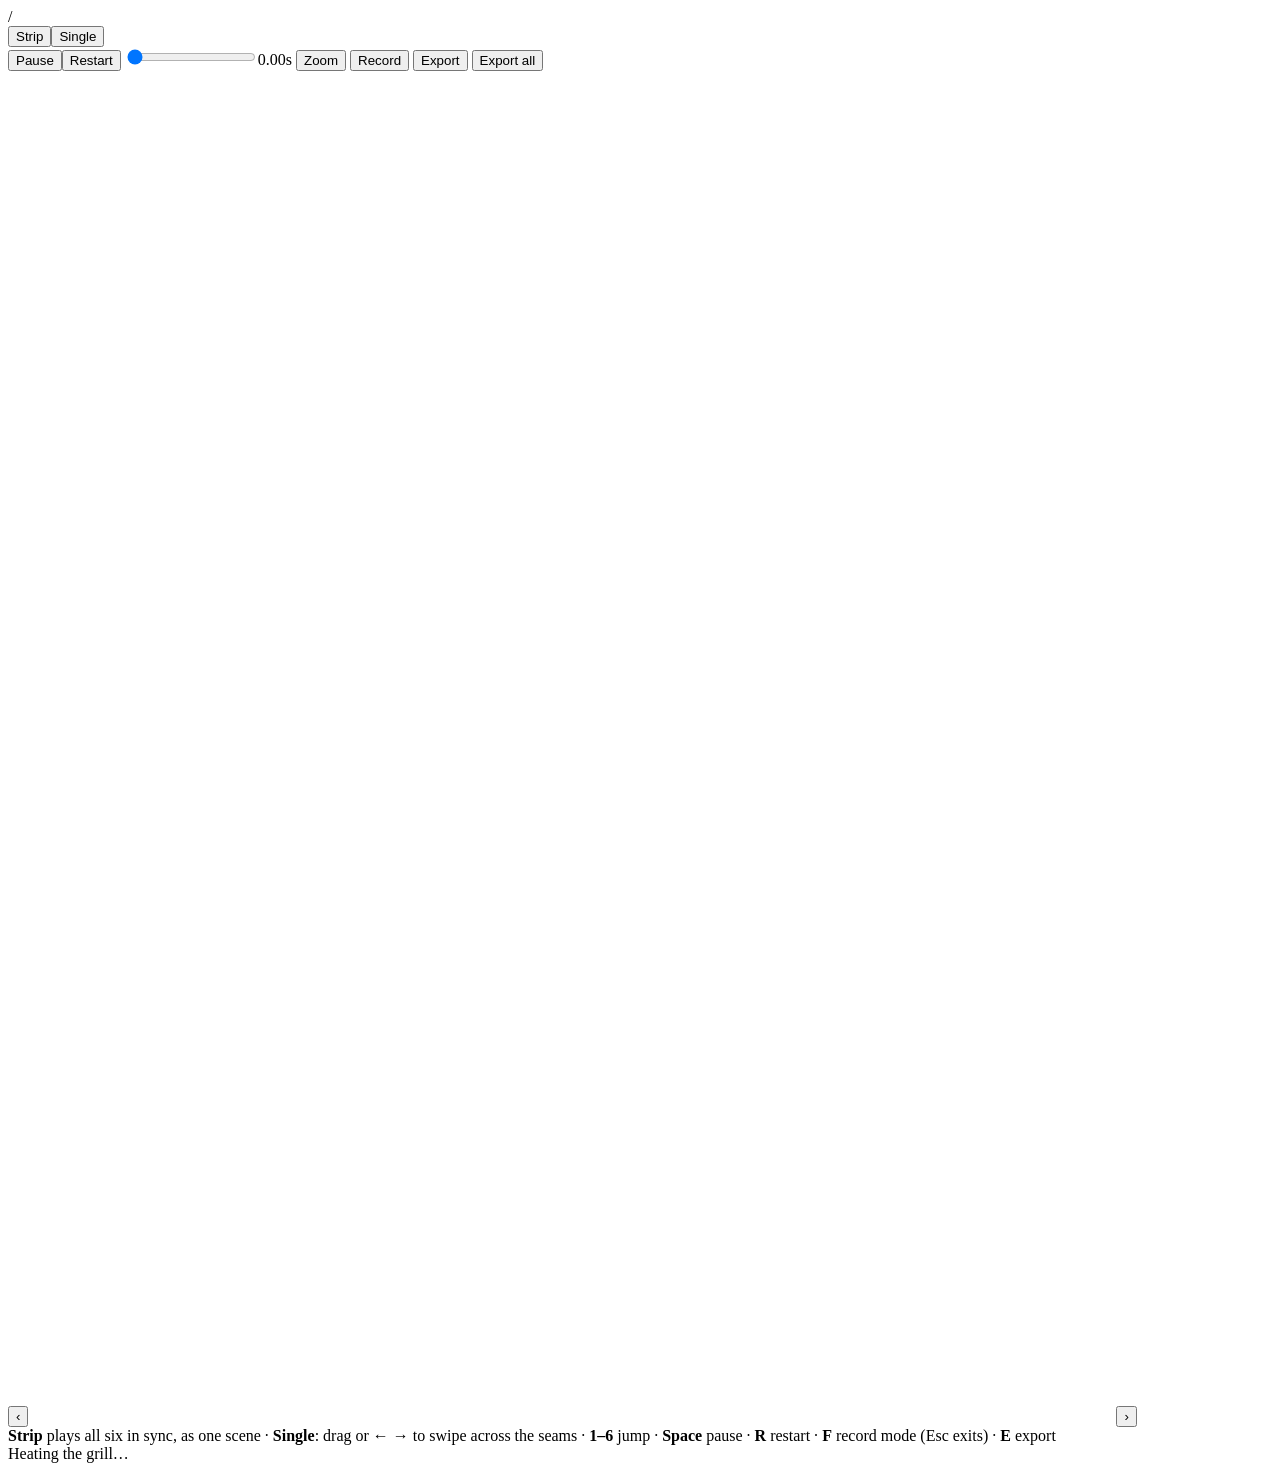
<file: carousels/blueprint-motion/source/src/template.html>
<!doctype html>
<html lang="en">
<head>
<meta charset="utf-8">
<meta name="viewport" content="width=device-width, initial-scale=1">
<title>Live carousel</title>
<style>
/*FONTS*/
/*CSS*/
</style>
</head>
<body data-mode="strip">
<header id="bar">
  <div class="brand"><span class="flame"></span><b id="p-brand"></b><span class="sep">/</span><span id="p-title"></span><span class="muted" id="p-meta"></span></div>
  <nav>
    <div class="seg"><button data-mode="strip" class="on">Strip</button><button data-mode="single">Single</button></div>
    <div class="seg nums" id="nums"></div>
    <button id="play">Pause</button><button id="restart">Restart</button>
    <input id="scrub" type="range" min="0" max="8" step="0.001" value="0" aria-label="Scrub time"><span id="time">0.00s</span>
    <button id="big" title="Bigger strip (scroll sideways)">Zoom</button>
    <button id="clean" class="hot" title="Full-screen single slide, no UI (F). Esc to exit.">Record</button>
    <button id="export" title="Download one exact loop of the current slide (E)">Export</button>
    <button id="export-all" title="Download all six loops">Export all</button>
  </nav>
</header>
<main id="stage">
  <div id="wrap">
    <button id="prev" class="arrow" aria-label="Previous slide">&#8249;</button>
    <canvas id="view" width="1080" height="1350"></canvas>
    <button id="next" class="arrow" aria-label="Next slide">&#8250;</button>
  </div>
  <div id="strip-labels"></div>
  <div id="slide-name"></div>
</main>
<footer id="hint"><span><b>Strip</b> plays all six in sync, as one scene · <b>Single</b>: drag or ← → to swipe across the seams · <b>1–6</b> jump · <b>Space</b> pause · <b>R</b> restart · <b>F</b> record mode (Esc exits) · <b>E</b> export</span></footer>
<div id="rec" hidden></div>
<div id="loading">Heating the grill…</div>
<script>window.__ASSETS = /*ASSETS*/;</script>
<script>
(() => {
/*JS*/
})();
</script>
</body>
</html>
</file>
